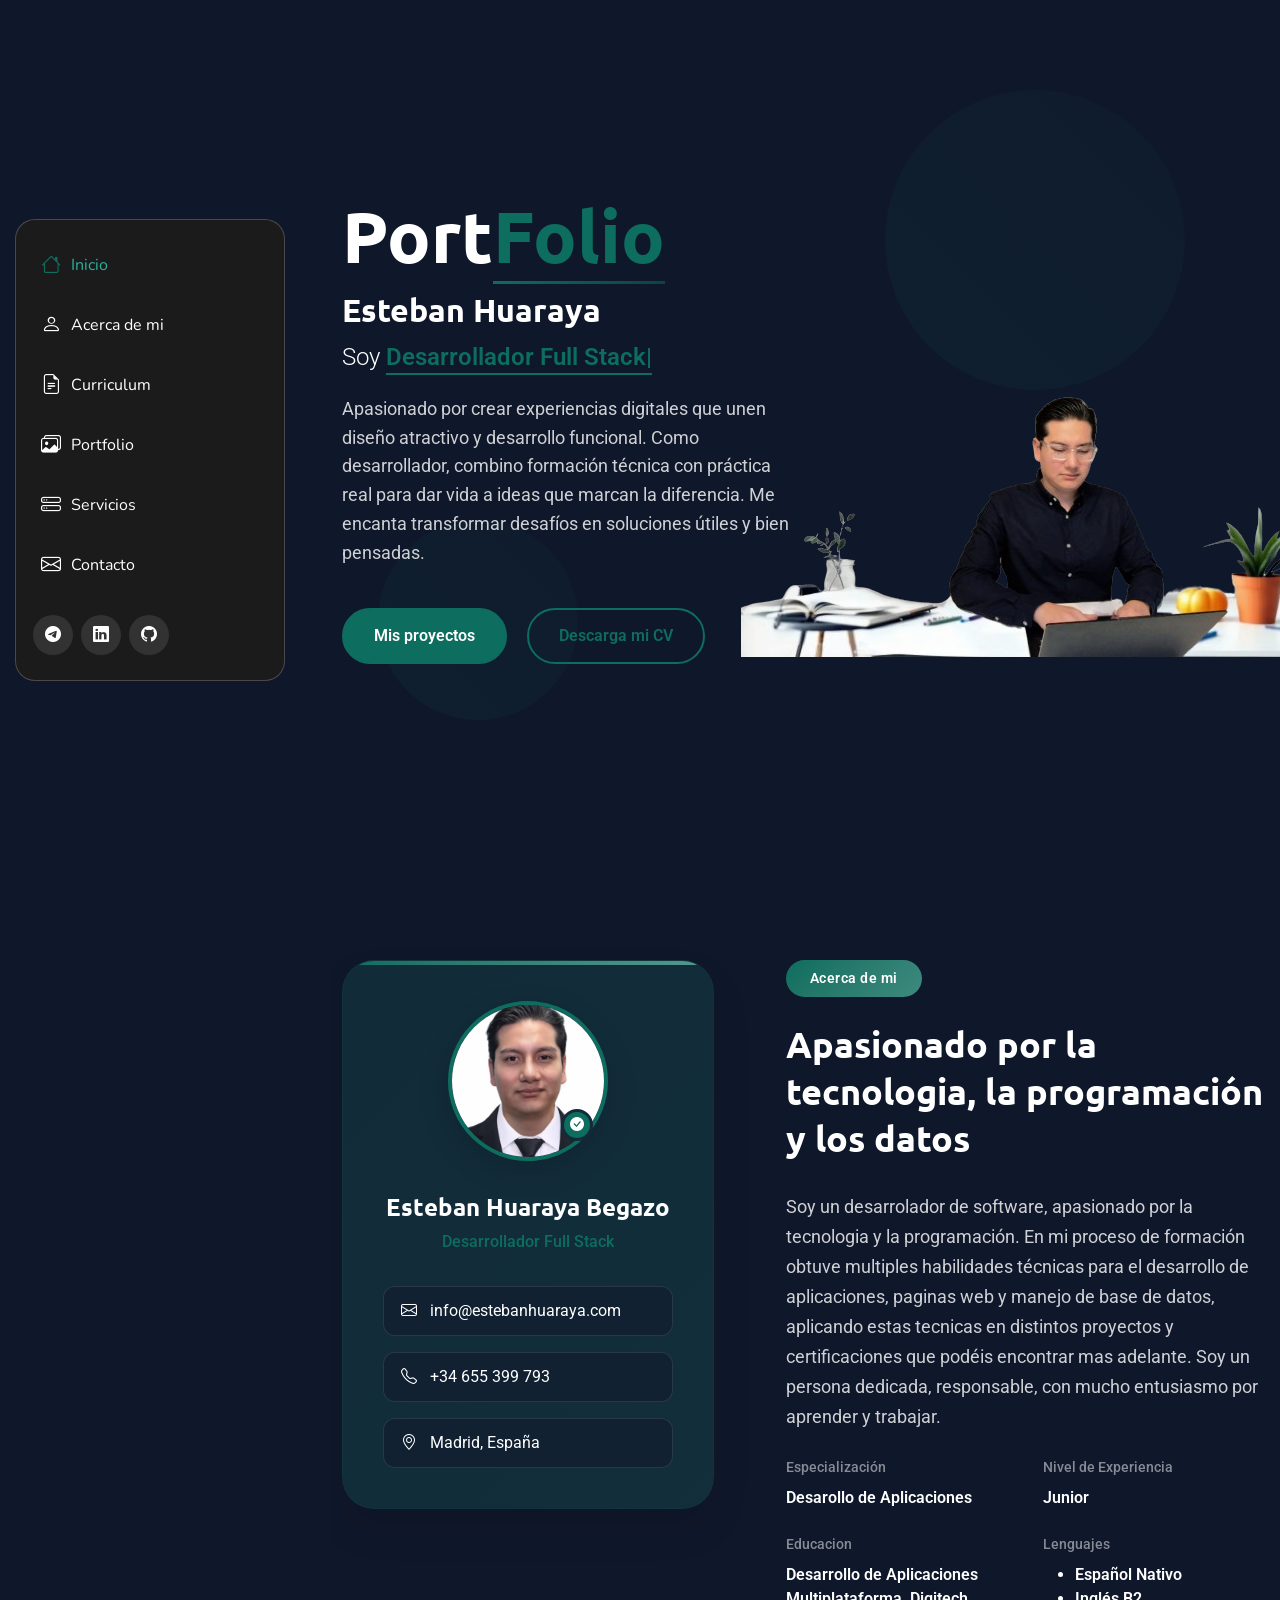
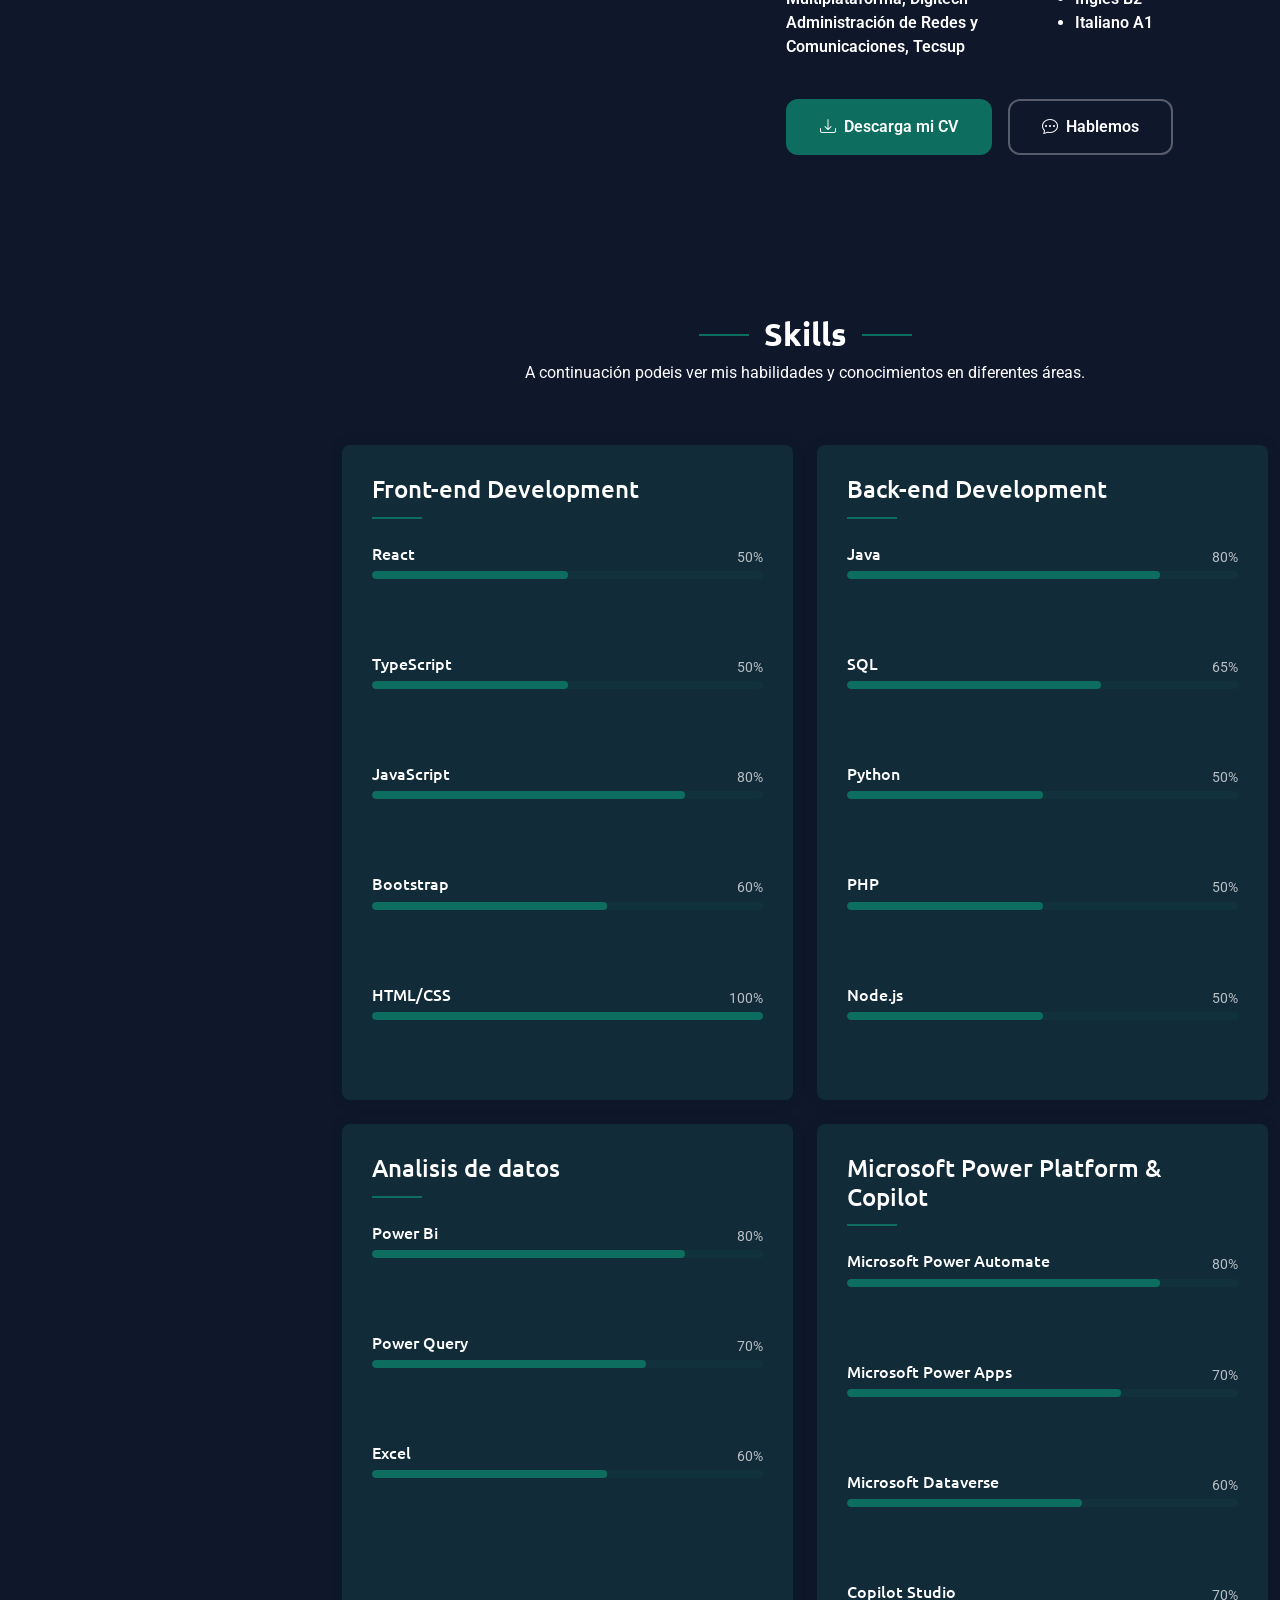
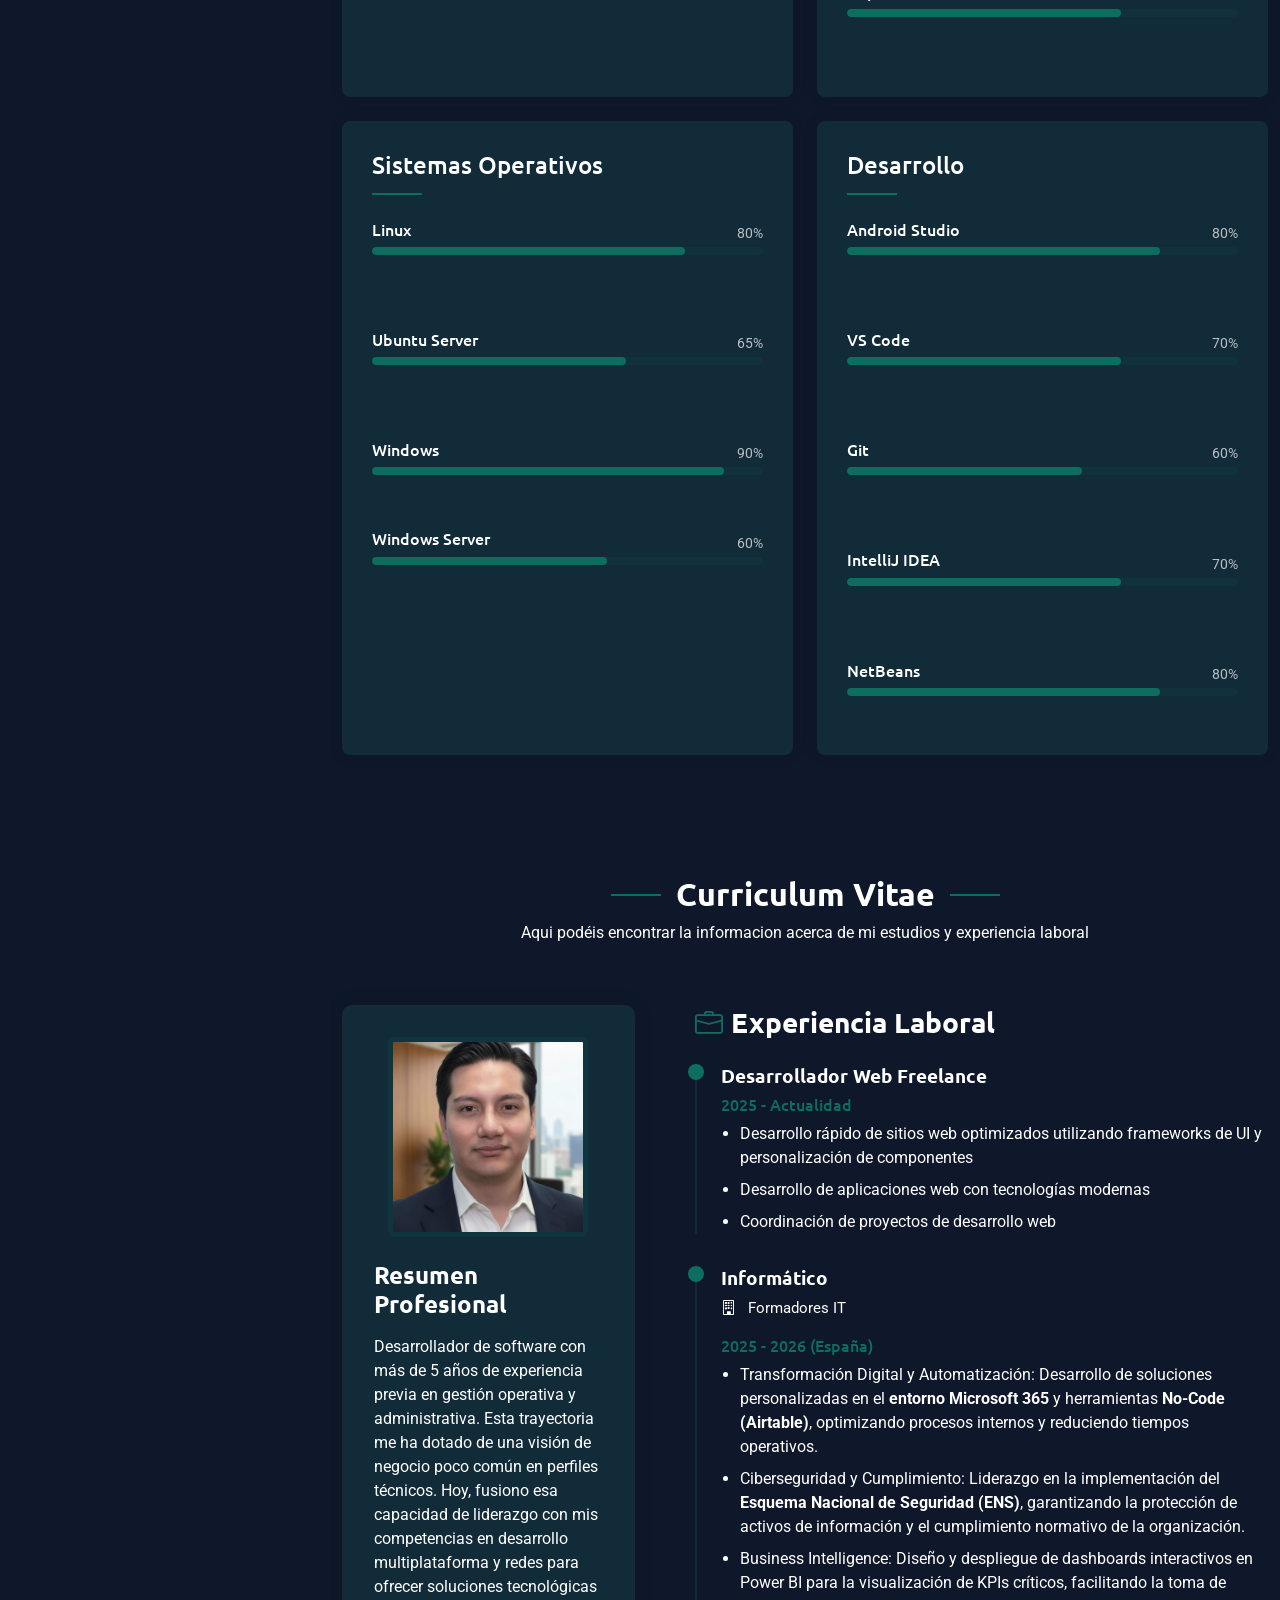
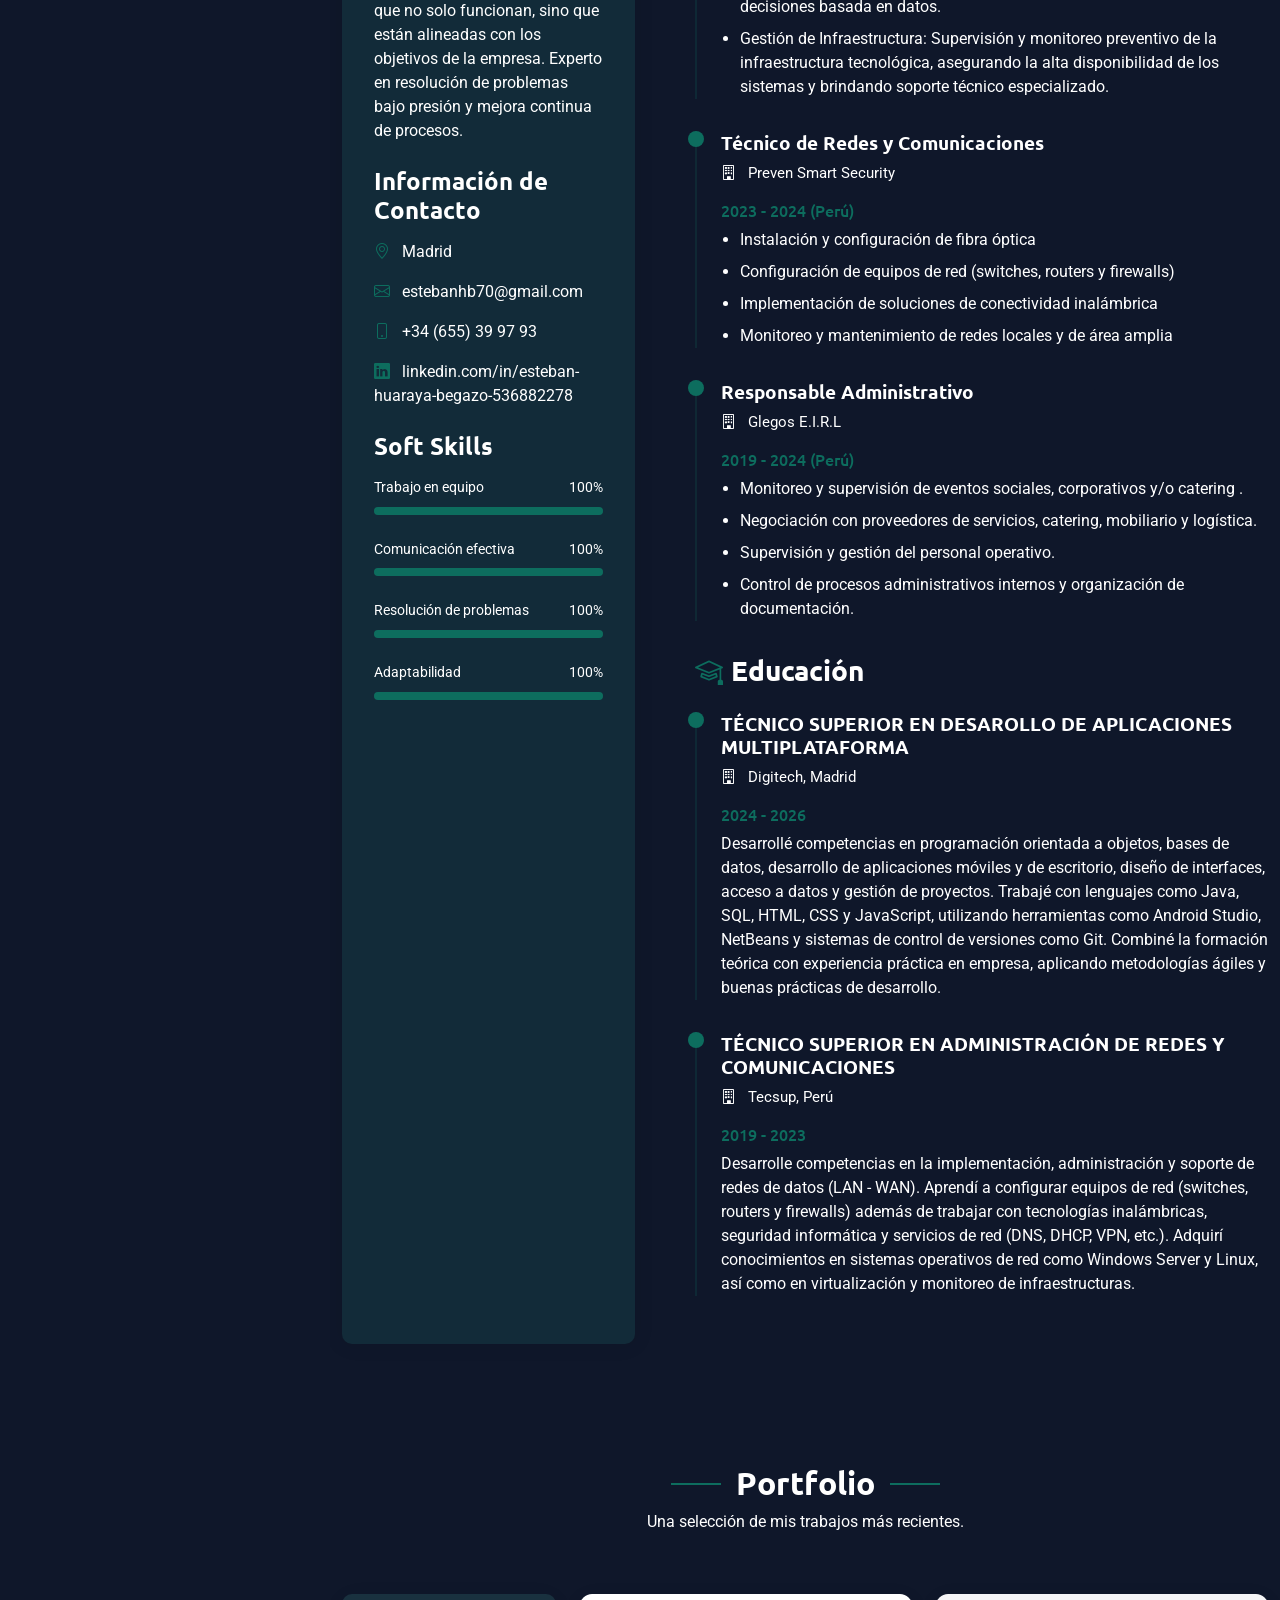
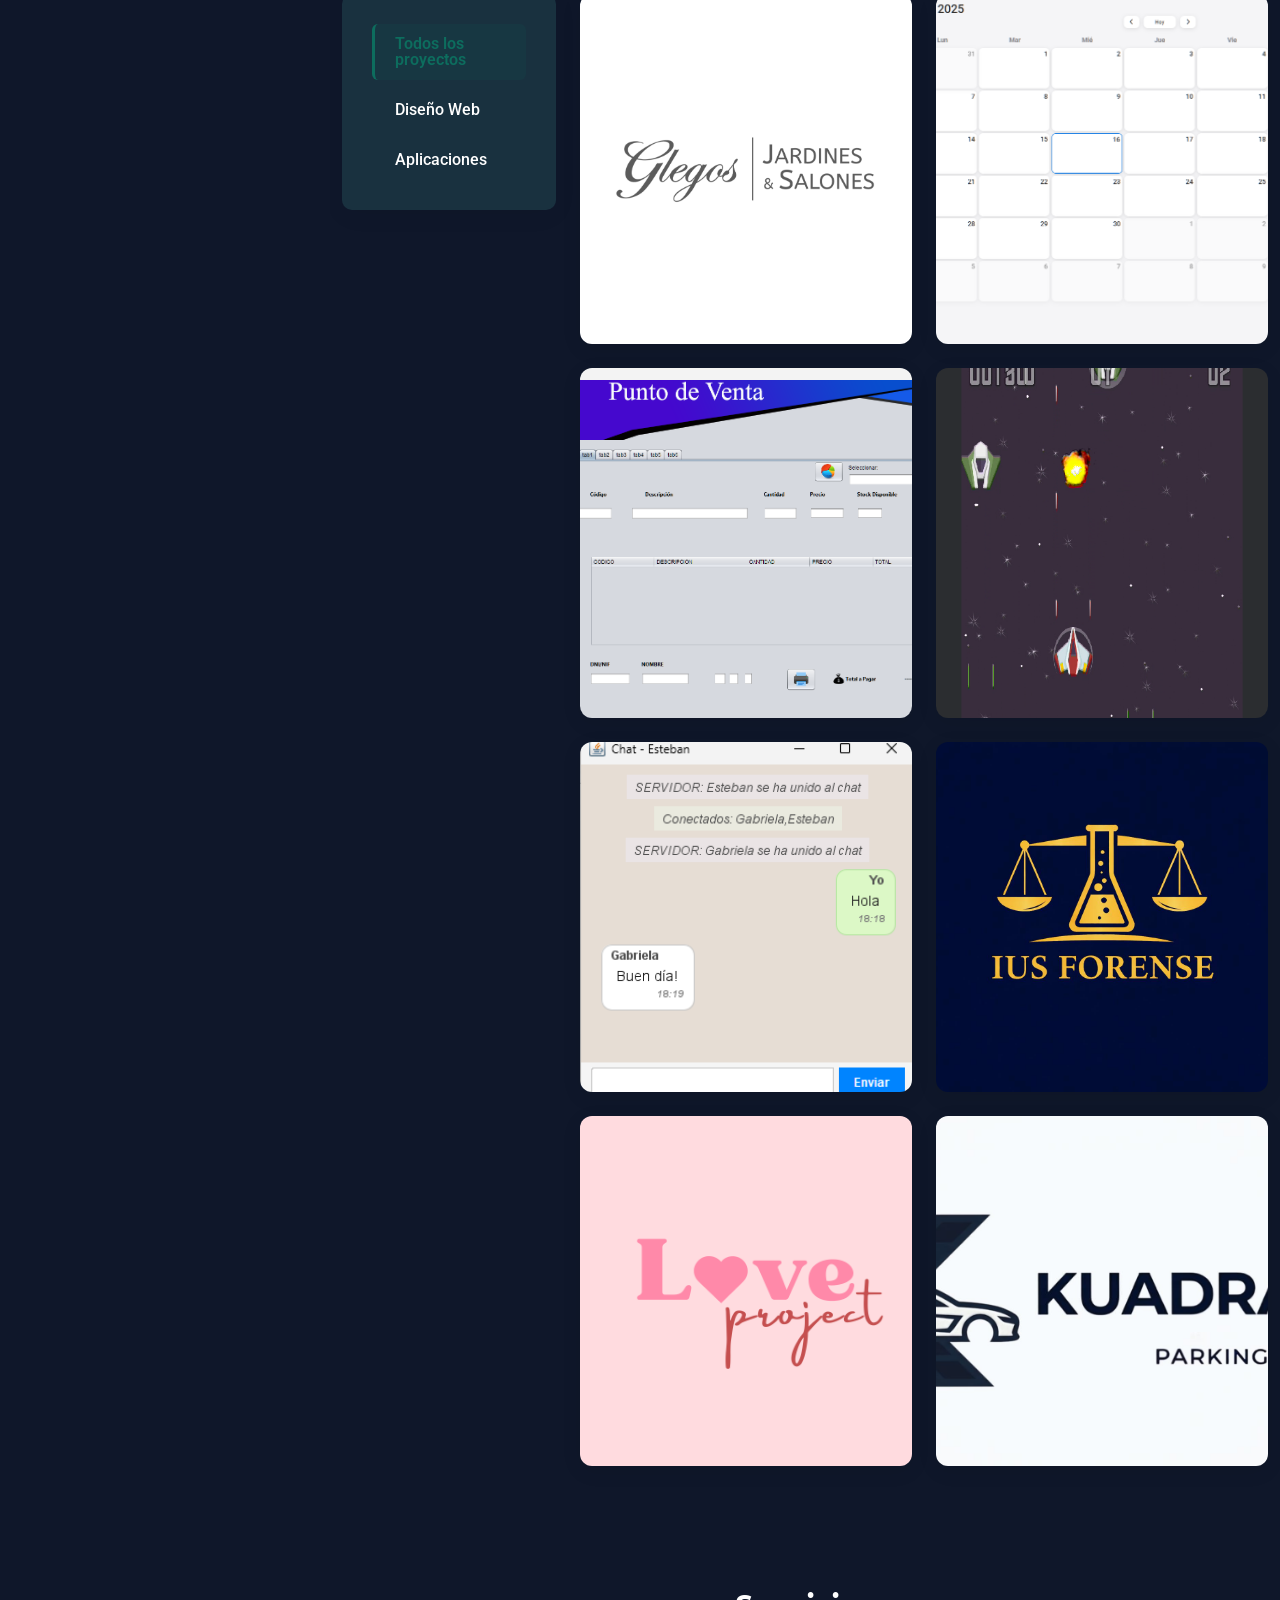
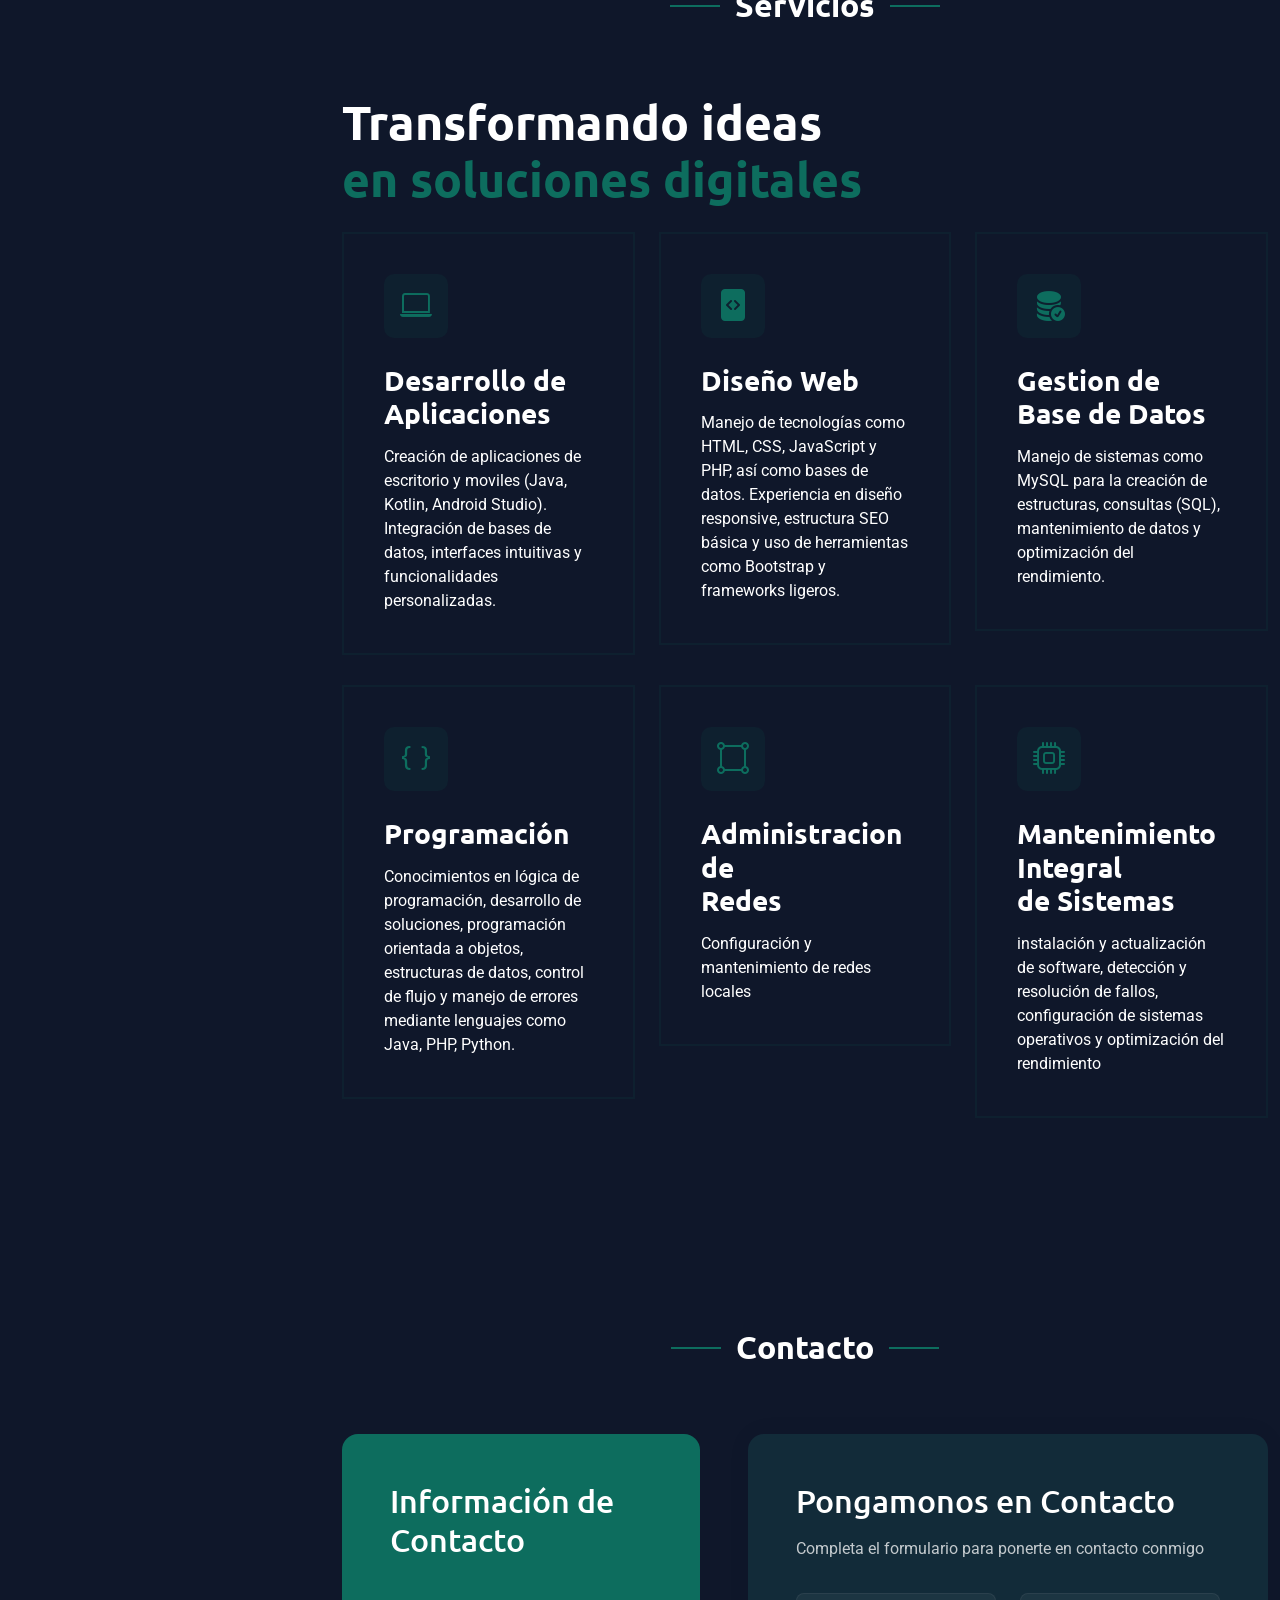
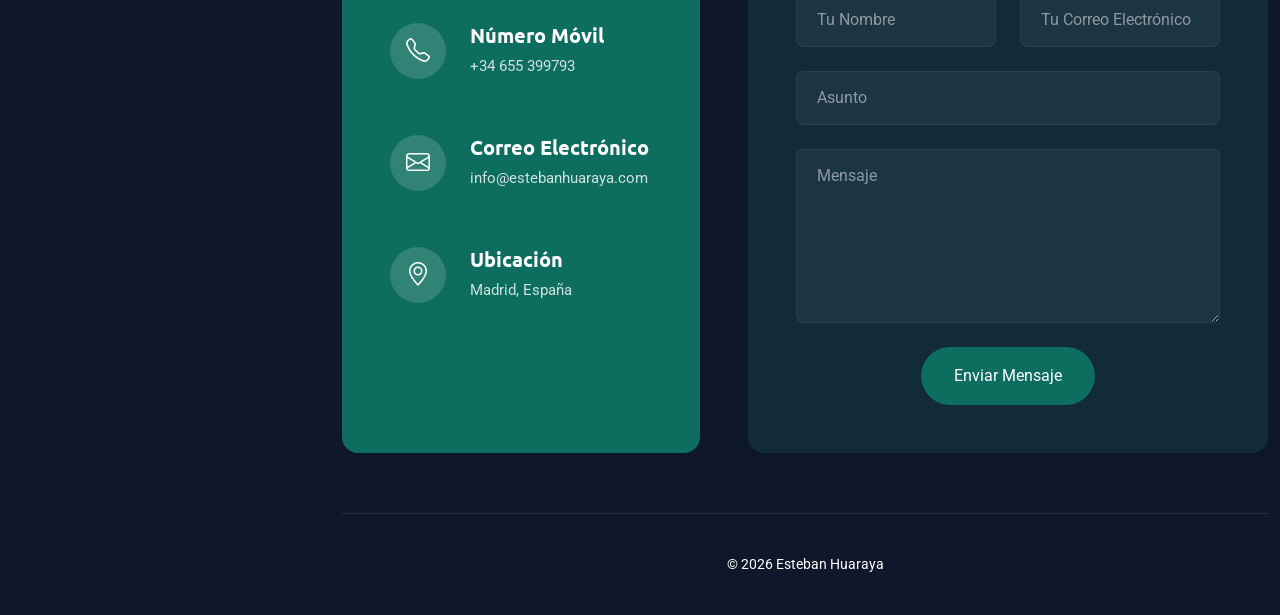
<file: index.html>
<!DOCTYPE html>
<html lang="en">

<head>
  <meta charset="utf-8">
  <meta content="width=device-width, initial-scale=1.0" name="viewport">
  <title>Portfolio Esteban Huaraya </title>
  <meta name="description" content="">
  <meta name="keywords" content="">

  <!-- Favicons -->
  <link href="assets/img/maletin.png" rel="icon">


  <!-- Fonts -->
  <link href="https://fonts.googleapis.com" rel="preconnect">
  <link href="https://fonts.gstatic.com" rel="preconnect" crossorigin>
  <link href="https://fonts.googleapis.com/css2?family=Roboto:ital,wght@0,100;0,300;0,400;0,500;0,700;0,900;1,100;1,300;1,400;1,500;1,700;1,900&family=Ubuntu:ital,wght@0,300;0,400;0,500;0,700;1,300;1,400;1,500;1,700&family=Nunito:ital,wght@0,200;0,300;0,400;0,500;0,600;0,700;0,800;0,900;1,200;1,300;1,400;1,500;1,600;1,700;1,800;1,900&display=swap" rel="stylesheet">

  <!-- Vendor CSS Files -->
  <link href="assets/vendor/bootstrap/css/bootstrap.min.css" rel="stylesheet">
  <link href="assets/vendor/bootstrap-icons/bootstrap-icons.css" rel="stylesheet">
  <link href="assets/vendor/aos/aos.css" rel="stylesheet">
  <link href="assets/vendor/glightbox/css/glightbox.min.css" rel="stylesheet">
  <link href="assets/vendor/swiper/swiper-bundle.min.css" rel="stylesheet">

  <!-- Main CSS File -->
  <link href="assets/css/main.css" rel="stylesheet">


</head>

<body class="index-page">

  <header id="header" class="header dark-background d-flex flex-column justify-content-center">
    <i class="header-toggle d-xl-none bi bi-list"></i>

    <div class="header-container d-flex flex-column align-items-start">
      <nav id="navmenu" class="navmenu">
        <ul>
          <li><a href="#hero" class="active"><i class="bi bi-house navicon"></i>Inicio</a></li>
          <li><a href="#about"><i class="bi bi-person navicon"></i> Acerca de mi</a></li>
          <li><a href="#resume"><i class="bi bi-file-earmark-text navicon"></i> Curriculum</a></li>
          <li><a href="#portfolio"><i class="bi bi-images navicon"></i> Portfolio</a></li>
          <li><a href="#services"><i class="bi bi-hdd-stack navicon"></i> Servicios</a></li>
          <li><a href="#contact"><i class="bi bi-envelope navicon"></i> Contacto</a></li>
        </ul>
      </nav>

      <div class="social-links text-center">
        <a href="#" class="google-plus"><i class="bi bi-telegram"></i></a>
        <a href="https://www.linkedin.com/in/esteban-huaraya-begazo-536882278" target="_blank" class="linkedin"><i class="bi bi-linkedin"></i></a>
        <a href="https://github.com/EstebanHB98" target="_blank" class="github"><i class="bi bi-github"></i></a>
      </div>

    </div>

  </header>

  <main class="main">

    <!-- Hero Section -->
    <section id="hero" class="hero section">

      <div class="background-elements">
        <div class="bg-circle circle-1"></div>
        <div class="bg-circle circle-2"></div>
      </div>

      <div class="hero-content">

        <div class="container">
          <div class="row align-items-center">

            <div class="col-lg-6" data-aos="fade-right" data-aos-delay="100">
              <div class="hero-text">
                <h1>Port<span class="accent-text">Folio</span></h1>
                <h2>Esteban Huaraya</h2>
                <p class="lead">Soy <span class="typed" data-typed-items="Desarrollador Full Stack, Técnico Informático, Administrador"></span></p>
                <p class="description">Apasionado por crear experiencias digitales que unen diseño atractivo y desarrollo funcional. Como desarrollador, combino formación técnica con práctica real para dar vida a ideas que marcan la diferencia. Me encanta transformar desafíos en soluciones útiles y bien pensadas.</p>

                <div class="hero-actions">
                  <a href="#portfolio" class="btn btn-primary">Mis proyectos</a>
                  <a href="assets/cv/CV Esteban 2026.pdf" class="btn btn-outline" download>Descarga mi CV</a>
                </div>
              </div>
            </div>

            <div class="col-lg-6" data-aos="fade-left" data-aos-delay="200">
              <div class="hero-visual">
                <!-- <div class="profile-container"> -->
                  <!-- <div class="profile-background"></div> -->
                  <img src="assets/img/profile/Esteban-escritorio.png" alt="Esteban Huaraya" class="profile-image">
                  
                </div>
              </div>
            </div>

          </div>
        </div>
      </div>

    </section><!-- /Hero Section -->

    <!-- About Section -->
    <section id="about" class="about section">

      <div class="container" data-aos="fade-up" data-aos-delay="100">

        <div class="row">
          <div class="col-lg-5" data-aos="zoom-in" data-aos-delay="200">
            <div class="profile-card">
              <div class="profile-header">
                <div class="profile-image">
                  <img src="assets/img/profile/perfil_Esteban.jpeg" alt="Profile Image" class="img-fluid">
                </div>
                <div class="profile-badge">
                  <i class="bi bi-check-circle-fill"></i>
                </div>
              </div>

              <div class="profile-content">
                <h3>Esteban Huaraya Begazo</h3>
                <p class="profession">Desarrollador Full Stack</p>

                <div class="contact-links">
                  <a href="mailto:info@estebanhuaraya.com" class="contact-item">
                    <i class="bi bi-envelope"></i>
                    info@estebanhuaraya.com
                  </a>
                  <a href="tel:+655399793" class="contact-item">
                    <i class="bi bi-telephone"></i>
                    +34 655 399 793
                  </a>
                  <a href="#" class="contact-item">
                    <i class="bi bi-geo-alt"></i>
                    Madrid, España
                  </a>
                </div>
              </div>
            </div>
          </div>

          <div class="col-lg-7" data-aos="fade-left" data-aos-delay="300">
            <div class="about-content">
              <div class="section-header">
                <span class="badge-text">Acerca de mi</span>
                <h2>Apasionado por la tecnologia, la programación y los datos</h2>
              </div>

              <div class="description">
                <p>Soy un desarrolador de software, apasionado por la tecnologia y la programación. En mi proceso de formación obtuve multiples habilidades técnicas para el desarrollo de aplicaciones, paginas web y manejo de base de datos, aplicando estas tecnicas en distintos proyectos y certificaciones que podéis encontrar mas adelante. Soy un persona dedicada, responsable, con mucho entusiasmo por aprender y trabajar.</p>

             

              <div class="details-grid">
                <div class="detail-row">
                  <div class="detail-item">
                    <span class="detail-label">Especialización</span>
                    <span class="detail-value">Desarollo de Aplicaciones</span>
                  </div>
                  <div class="detail-item">
                    <span class="detail-label">Nivel de Experiencia</span>
                    <span class="detail-value">Junior</span>
                  </div>
                </div>
                <div class="detail-row">
                  <div class="detail-item">
                    <span class="detail-label">Educacion</span>
                    <span class="detail-value">Desarrollo de Aplicaciones Multiplataforma, Digitech</span>
                    <span class="detail-value">Administración de Redes y Comunicaciones, Tecsup</span>
                  </div>
                  <div class="detail-item">
                    <span class="detail-label">Lenguajes</span>
                    <span class="detail-value">
                      <ul>
                        <li>Español Nativo</li>
                        <li>Inglés B2</li>
                        <li>Italiano A1</li>
                      </ul>
                    </span>
                  </div>
                </div>
              </div>

              <div class="cta-section">
                <a href="assets/cv/CV Esteban 2026.pdf" class="btn btn-primary" download>
                  <i class="bi bi-download"></i>
                  Descarga mi CV
                </a>
                <a href="#contact" class="btn btn-outline">
                  <i class="bi bi-chat-dots"></i>
                  Hablemos
                </a>
              </div>
            </div>
          </div>
        </div>

      </div>

    </section><!-- /About Section -->

   

    <!-- Skills Section -->
    <section id="skills" class="skills section">

      <!-- Section Title -->
      <div class="container section-title" data-aos="fade-up">
        <h2>Skills</h2>
        <p>A continuación podeis ver mis habilidades y conocimientos en diferentes áreas.</p>
      </div><!-- End Section Title -->

      <div class="container" data-aos="fade-up" data-aos-delay="100">

        <div class="row">

          <div class="col-lg-6">
            <div class="skills-category" data-aos="fade-up" data-aos-delay="200">
              <h3>Front-end Development</h3>
              <div class="skills-animation">

                <div class="skill-item">
                  <div class="d-flex justify-content-between align-items-center">
                    <h4>React</h4>
                    <span class="skill-percentage">50%</span>
                  </div>
                  <div class="progress">
                    <div class="progress-bar" role="progressbar" aria-valuenow="50" aria-valuemin="0" aria-valuemax="100"></div>
                  </div>
                  <div class="skill-tooltip">Familiarizado con componentes, props y estados en proyectos académicos</div>
                </div>

                <div class="skill-item">
                  <div class="d-flex justify-content-between align-items-center">
                    <h4>TypeScript</h4>
                    <span class="skill-percentage">50%</span>
                  </div>
                  <div class="progress">
                    <div class="progress-bar" role="progressbar" aria-valuenow="50" aria-valuemin="0" aria-valuemax="100"></div>
                  </div>
                  <div class="skill-tooltip">Experiencia con tipado estático y características avanzadas de TypeScript</div>
                </div>

                <div class="skill-item">
                  <div class="d-flex justify-content-between align-items-center">
                    <h4>JavaScript</h4>
                    <span class="skill-percentage">80%</span>
                  </div>
                  <div class="progress">
                    <div class="progress-bar" role="progressbar" aria-valuenow="80" aria-valuemin="0" aria-valuemax="100"></div>
                  </div>
                  <div class="skill-tooltip">Manejo de lógica en el navegador para crear funcionalidades dinámicas</div>
                </div>

                <div class="skill-item">
                  <div class="d-flex justify-content-between align-items-center">
                    <h4>Bootstrap</h4>
                    <span class="skill-percentage">60%</span>
                  </div>
                  <div class="progress">
                    <div class="progress-bar" role="progressbar" aria-valuenow="60" aria-valuemin="0" aria-valuemax="100"></div>
                  </div>
                  <div class="skill-tooltip">Experiencia con componentes de Bootstrap, sistema de cuadrícula y diseño responsivo.</div>
                </div>

                <div class="skill-item">
                  <div class="d-flex justify-content-between align-items-center">
                    <h4>HTML/CSS</h4>
                    <span class="skill-percentage">100%</span>
                  </div>
                  <div class="progress">
                    <div class="progress-bar" role="progressbar" aria-valuenow="100" aria-valuemin="0" aria-valuemax="100"></div>
                  </div>
                  <div class="skill-tooltip">Conocimiento avanzado en HTML5 semántico y técnicas modernas de CSS3</div>
                </div>

              </div>
            </div><!-- End Frontend Skills -->
          </div>

          <div class="col-lg-6">
            <div class="skills-category" data-aos="fade-up" data-aos-delay="300">
              <h3>Back-end Development</h3>
              <div class="skills-animation">

                <div class="skill-item">
                  <div class="d-flex justify-content-between align-items-center">
                    <h4>Java</h4>
                    <span class="skill-percentage">80%</span>
                  </div>
                  <div class="progress">
                    <div class="progress-bar" role="progressbar" aria-valuenow="80" aria-valuemin="0" aria-valuemax="100"></div>
                  </div>
                  <div class="skill-tooltip">Dominio del lenguaje orientado a objetos, utilizado en múltiples proyectos</div>
                </div>        
                
                <div class="skill-item">
                  <div class="d-flex justify-content-between align-items-center">
                    <h4>SQL</h4>
                    <span class="skill-percentage">65%</span>
                  </div>
                  <div class="progress">
                    <div class="progress-bar" role="progressbar" aria-valuenow="65" aria-valuemin="0" aria-valuemax="100"></div>
                  </div>
                  <div class="skill-tooltip">Capacidad para realizar consultas, manejar datos y estructurar bases relacionales</div>
                </div>
                
                <div class="skill-item">
                  <div class="d-flex justify-content-between align-items-center">
                    <h4>Python</h4>
                    <span class="skill-percentage">50%</span>
                  </div>
                  <div class="progress">
                    <div class="progress-bar" role="progressbar" aria-valuenow="50" aria-valuemin="0" aria-valuemax="100"></div>
                  </div>
                  <div class="skill-tooltip">Uso para scripts y automatizaciones básicas en entornos prácticos</div>
                </div>

                <div class="skill-item">
                  <div class="d-flex justify-content-between align-items-center">
                    <h4>PHP</h4>
                    <span class="skill-percentage">50%</span>
                  </div>
                  <div class="progress">
                    <div class="progress-bar" role="progressbar" aria-valuenow="50" aria-valuemin="0" aria-valuemax="100"></div>
                  </div>
                  <div class="skill-tooltip">Conocimientos aplicados en integración con bases de datos y formularios web</div>
                </div>


                <div class="skill-item">
                  <div class="d-flex justify-content-between align-items-center">
                    <h4>Node.js</h4>
                    <span class="skill-percentage">50%</span>
                  </div>
                  <div class="progress">
                    <div class="progress-bar" role="progressbar" aria-valuenow="50" aria-valuemin="0" aria-valuemax="100"></div>
                  </div>
                  <div class="skill-tooltip">Experiencia inicial en desarrollo de APIs con Express y gestión de rutas</div>
                </div>

              </div>
            </div><!-- End Backend Skills -->
          </div>

          <div class="col-lg-6 mt-4">
            <div class="skills-category" data-aos="fade-up" data-aos-delay="300">
              <h3>Analisis de datos</h3>
              <div class="skills-animation">

                <div class="skill-item">
                  <div class="d-flex justify-content-between align-items-center">
                    <h4>Power Bi</h4>
                    <span class="skill-percentage">80%</span>
                  </div>
                  <div class="progress">
                    <div class="progress-bar" role="progressbar" aria-valuenow="80" aria-valuemin="0" aria-valuemax="100"></div>
                  </div>
                  <div class="skill-tooltip">Herramienta de análisis y visualización de datos para la creación de informes y paneles interactivos.</div>
                </div>

                <div class="skill-item">
                  <div class="d-flex justify-content-between align-items-center">
                  <h4>Power Query</h4>
                    <span class="skill-percentage">70%</span>
                  </div>
                  <div class="progress">
                    <div class="progress-bar" role="progressbar" aria-valuenow="70" aria-valuemin="0" aria-valuemax="100"></div>
                  </div>
                  <div class="skill-tooltip">Herramienta para la transformación y limpieza de datos en Power BI.</div>
                </div>
                
                <div class="skill-item">
                  <div class="d-flex justify-content-between align-items-center">
                    <h4>Excel</h4>
                    <span class="skill-percentage">60%</span>
                  </div>
                  <div class="progress">
                    <div class="progress-bar" role="progressbar" aria-valuenow="60" aria-valuemin="0" aria-valuemax="100"></div>
                  </div>
                  <div class="skill-tooltip">Herramienta de análisis y visualización de datos para la creación de informes y paneles interactivos.</div>
                </div>

                

              </div>
            </div>
          </div><!-- End Analisis de datos Skills -->

          <div class="col-lg-6 mt-4">
            <div class="skills-category" data-aos="fade-up" data-aos-delay="300">
              <h3>Microsoft Power Platform & Copilot</h3>
              <div class="skills-animation">

                <div class="skill-item">
                  <div class="d-flex justify-content-between align-items-center">
                    <h4>Microsoft Power Automate</h4>
                    <span class="skill-percentage">80%</span>
                  </div>
                  <div class="progress">
                    <div class="progress-bar" role="progressbar" aria-valuenow="80" aria-valuemin="0" aria-valuemax="100"></div>
                  </div>
                  <div class="skill-tooltip">Automatización de procesos y flujos de trabajo en la plataforma Microsoft Power Platform.</div>
                </div>

                <div class="skill-item">
                  <div class="d-flex justify-content-between align-items-center">
                    <h4>Microsoft Power Apps</h4>
                    <span class="skill-percentage">70%</span>
                  </div>
                  <div class="progress">
                    <div class="progress-bar" role="progressbar" aria-valuenow="70" aria-valuemin="0" aria-valuemax="100"></div>
                  </div>
                  <div class="skill-tooltip">Plataforma para crear aplicaciones personalizadas de bajo código.</div>
                </div>
                
                <div class="skill-item">
                  <div class="d-flex justify-content-between align-items-center">
                    <h4>Microsoft Dataverse</h4>
                    <span class="skill-percentage">60%</span>
                  </div>
                  <div class="progress">
                    <div class="progress-bar" role="progressbar" aria-valuenow="60" aria-valuemin="0" aria-valuemax="100"></div>
                  </div>
                  <div class="skill-tooltip">Plataforma de datos de Microsoft para crear aplicaciones empresariales.</div>
                </div>

                <div class="skill-item">
                  <div class="d-flex justify-content-between align-items-center">
                    <h4>Copilot Studio</h4>
                    <span class="skill-percentage">70%</span>
                  </div>
                  <div class="progress">
                    <div class="progress-bar" role="progressbar" aria-valuenow="70" aria-valuemin="0" aria-valuemax="100"></div>
                  </div>
                  <div class="skill-tooltip">Plataforma de desarrollo de IA de Microsoft para crear aplicaciones inteligentes.</div>
                </div>

                <!-- <div class="skill-item">
                  <div class="d-flex justify-content-between align-items-center">
                    <h4>NetBeans</h4>
                    <span class="skill-percentage">80%</span>
                  </div>
                  <div class="progress">
                    <div class="progress-bar" role="progressbar" aria-valuenow="80" aria-valuemin="0" aria-valuemax="100"></div>
                  </div>
                  <div class="skill-tooltip">IDE utilizado principalmente en prácticas con Java y MySQL.</div>
                </div> -->
              </div>
              </div>
            </div><!-- End Desarrollo Skills -->

          <div class="col-lg-6 mt-4">
            <div class="skills-category" data-aos="fade-up" data-aos-delay="300">
              <h3>Sistemas Operativos</h3>
              <div class="skills-animation">

                <div class="skill-item">
                  <div class="d-flex justify-content-between align-items-center">
                    <h4>Linux</h4>
                    <span class="skill-percentage">80%</span>
                  </div>
                  <div class="progress">
                    <div class="progress-bar" role="progressbar" aria-valuenow="80" aria-valuemin="0" aria-valuemax="100"></div>
                  </div>
                  <div class="skill-tooltip">Uso fluido de terminal, comandos básicos y configuración del entorno.</div>
                </div>        
                
                <div class="skill-item">
                  <div class="d-flex justify-content-between align-items-center">
                    <h4>Ubuntu Server</h4>
                    <span class="skill-percentage">65%</span>
                  </div>
                  <div class="progress">
                    <div class="progress-bar" role="progressbar" aria-valuenow="65" aria-valuemin="0" aria-valuemax="100"></div>
                  </div>
                  <div class="skill-tooltip">Experiencia configurando servicios y gestionando entornos virtualizados.</div>
                </div>
                
                <div class="skill-item">
                  <div class="d-flex justify-content-between align-items-center">
                    <h4>Windows</h4>
                    <span class="skill-percentage">90%</span>
                  </div>
                  <div class="progress">
                    <div class="progress-bar" role="progressbar" aria-valuenow="90" aria-valuemin="0" aria-valuemax="100"></div>
                  </div>
                  <div class="skill-tooltip">Uso avanzado como entorno principal de desarrollo.</div>
                </div>

                <div class="skill-item">
                  <div class="d-flex justify-content-between align-items-center">
                    <h4>Windows Server</h4>
                    <span class="skill-percentage">60%</span>
                  </div>
                  <div class="progress">
                    <div class="progress-bar" role="progressbar" aria-valuenow="60" aria-valuemin="0" aria-valuemax="100"></div>
                  </div>
                  <div class="skill-tooltip">Nociones intermedias sobre control de usuarios y servicios de red en prácticas.</div>
                </div>
              </div>
            </div><!-- End Sistemas operativos Skills -->
          </div>

          <div class="col-lg-6 mt-4">
            <div class="skills-category" data-aos="fade-up" data-aos-delay="300">
              <h3>Desarrollo</h3>
              <div class="skills-animation">

                <div class="skill-item">
                  <div class="d-flex justify-content-between align-items-center">
                    <h4>Android Studio</h4>
                    <span class="skill-percentage">80%</span>
                  </div>
                  <div class="progress">
                    <div class="progress-bar" role="progressbar" aria-valuenow="80" aria-valuemin="0" aria-valuemax="100"></div>
                  </div>
                  <div class="skill-tooltip">Desarrollo de apps móviles en Java con estructuras de interfaz y librerías.</div>
                </div>

                <div class="skill-item">
                  <div class="d-flex justify-content-between align-items-center">
                    <h4>VS Code</h4>
                    <span class="skill-percentage">70%</span>
                  </div>
                  <div class="progress">
                    <div class="progress-bar" role="progressbar" aria-valuenow="70" aria-valuemin="0" aria-valuemax="100"></div>
                  </div>
                  <div class="skill-tooltip">Entorno habitual para trabajar con proyectos web y extensiones útiles.</div>
                </div>
                
                <div class="skill-item">
                  <div class="d-flex justify-content-between align-items-center">
                    <h4>Git</h4>
                    <span class="skill-percentage">60%</span>
                  </div>
                  <div class="progress">
                    <div class="progress-bar" role="progressbar" aria-valuenow="60" aria-valuemin="0" aria-valuemax="100"></div>
                  </div>
                  <div class="skill-tooltip">Uso de control de versiones con Git y GitHub para seguimiento de proyectos.</div>
                </div>

                <div class="skill-item">
                  <div class="d-flex justify-content-between align-items-center">
                    <h4>IntelliJ IDEA</h4>
                    <span class="skill-percentage">70%</span>
                  </div>
                  <div class="progress">
                    <div class="progress-bar" role="progressbar" aria-valuenow="70" aria-valuemin="0" aria-valuemax="100"></div>
                  </div>
                  <div class="skill-tooltip">Herramienta de desarrollo para Java con enfoque en productividad.</div>
                </div>

                <div class="skill-item">
                  <div class="d-flex justify-content-between align-items-center">
                    <h4>NetBeans</h4>
                    <span class="skill-percentage">80%</span>
                  </div>
                  <div class="progress">
                    <div class="progress-bar" role="progressbar" aria-valuenow="80" aria-valuemin="0" aria-valuemax="100"></div>
                  </div>
                  <div class="skill-tooltip">IDE utilizado principalmente en prácticas con Java y MySQL.</div>
                </div>

              </div>
            </div><!-- End Desarrollo Skills -->
          </div>

          

        </div>

      </div>

    </section><!-- /Skills Section -->

    <!-- Resume Section -->
    <section id="resume" class="resume section">

      <!-- Section Title -->
      <div class="container section-title" data-aos="fade-up">
        <h2>Curriculum Vitae</h2>
        <p>Aqui podéis encontrar la informacion acerca de mi estudios y experiencia laboral</p>
      </div><!-- End Section Title -->

      <div class="container" data-aos="fade-up" data-aos-delay="100">

        <div class="row gy-4">
          <!-- Left column with summary and contact -->
          <div class="col-lg-4">
            <div class="resume-side" data-aos="fade-right" data-aos-delay="100">
              <div class="profile-img mb-4">
                <img src="assets/img/profile/Foto linkdin Esteban.jpeg" alt="Profile" class="img-fluid rounded">
              </div>

              <h3>Resumen Profesional</h3>
              <p> Desarrollador de software con más de 5 años de experiencia previa en gestión operativa y administrativa. Esta trayectoria me ha dotado de una visión de negocio poco común en perfiles técnicos. Hoy, fusiono esa capacidad de liderazgo con mis competencias en desarrollo multiplataforma y redes para ofrecer soluciones tecnológicas que no solo funcionan, sino que están alineadas con los objetivos de la empresa. Experto en resolución de problemas bajo presión y mejora continua de procesos.</p>

              <h3 class="mt-4">Información de Contacto</h3>
              <ul class="contact-info list-unstyled">
                <li><i class="bi bi-geo-alt"></i> Madrid</li>
                <li><i class="bi bi-envelope"></i> estebanhb70@gmail.com</li>
                <li><i class="bi bi-phone"></i> +34 (655) 39 97 93</li>
                <li><i class="bi bi-linkedin"></i> linkedin.com/in/esteban-huaraya-begazo-536882278</li>
              </ul>

              <div class="skills-animation mt-4">
                <h3>Soft Skills</h3>
                <div class="skill-item">
                  <div class="d-flex justify-content-between">
                    <span>Trabajo en equipo</span>
                    <span>100%</span>
                  </div>
                  <div class="progress">
                    <div class="progress-bar" role="progressbar" aria-valuenow="100" aria-valuemin="0" aria-valuemax="100"></div>
                  </div>
                </div>

                <div class="skill-item">
                  <div class="d-flex justify-content-between">
                    <span>Comunicación efectiva</span>
                    <span>100%</span>
                  </div>
                  <div class="progress">
                    <div class="progress-bar" role="progressbar" aria-valuenow="100" aria-valuemin="0" aria-valuemax="100"></div>
                  </div>
                </div>

                <div class="skill-item">
                  <div class="d-flex justify-content-between">
                    <span>Resolución de problemas</span>
                    <span>100%</span>
                  </div>
                  <div class="progress">
                    <div class="progress-bar" role="progressbar" aria-valuenow="100" aria-valuemin="0" aria-valuemax="100"></div>
                  </div>
                </div>

                <div class="skill-item">
                  <div class="d-flex justify-content-between">
                    <span>Adaptabilidad</span>
                    <span>100%</span>
                  </div>
                  <div class="progress">
                    <div class="progress-bar" role="progressbar" aria-valuenow="100" aria-valuemin="0" aria-valuemax="100"></div>
                  </div>
                </div>
              </div>
            </div>
          </div>

          <!-- Right column with experience and education -->
          <div class="col-lg-8 ps-4 ps-lg-5">
            <!-- Experience Section -->
            <div class="resume-section" data-aos="fade-up">
              <h3><i class="bi bi-briefcase me-2"></i>Experiencia Laboral</h3>

              <div class="resume-item">
                <h4>Desarrollador Web Freelance</h4>
                <h5>2025 - Actualidad</h5>
                <ul>
                  <li>Desarrollo rápido de sitios web optimizados utilizando frameworks de UI y personalización de componentes</li>
                  <li>Desarrollo de aplicaciones web con tecnologías modernas</li>
                  <li>Coordinación de proyectos de desarrollo web</li>        
                </ul>
              </div>

              <div class="resume-item">
                <h4>Informático</h4>
                <p class="company"><i class="bi bi-building"></i> Formadores IT</p>
                <h5>2025 - 2026 (España)</h5>                
                <ul>
                  <li>Transformación Digital y Automatización: Desarrollo de soluciones personalizadas en el <strong>entorno Microsoft 365</strong> y herramientas <strong>No-Code (Airtable)</strong>, optimizando procesos internos y reduciendo tiempos operativos. </li>
                  <li>Ciberseguridad y Cumplimiento: Liderazgo en la implementación del<strong> Esquema Nacional de Seguridad (ENS)</strong>, garantizando la protección de activos de información y el cumplimiento normativo de la organización.</li>
                  <li>Business Intelligence: Diseño y despliegue de dashboards interactivos en Power BI para la visualización de KPIs críticos, facilitando la toma de decisiones basada en datos.</li>
                  <li>Gestión de Infraestructura: Supervisión y monitoreo preventivo de la infraestructura tecnológica, asegurando la alta disponibilidad de los sistemas y brindando soporte técnico especializado.</li>             
                </ul>
              </div>

              <div class="resume-item">
                <h4>Técnico de Redes y Comunicaciones</h4>
                <p class="company"><i class="bi bi-building"></i> Preven Smart Security</p>
                <h5>2023 - 2024 (Perú)</h5>                
                <ul>
                  <li>Instalación y configuración de fibra óptica</li>
                  <li>Configuración de equipos de red (switches, routers y firewalls)</li>
                  <li>Implementación de soluciones de conectividad inalámbrica</li>
                  <li>Monitoreo y mantenimiento de redes locales y de área amplia</li>             
                </ul>
              </div>

              <div class="resume-item">
                <h4>Responsable Administrativo</h4>
                <p class="company"><i class="bi bi-building"></i> Glegos E.I.R.L</p>
                <h5>2019 - 2024 (Perú)</h5>                
                <ul>
                  <li>Monitoreo y supervisión de eventos sociales, corporativos y/o catering .</li>
                  <li>Negociación con proveedores de servicios, catering, mobiliario y logística.</li>
                  <li>Supervisión y gestión del personal operativo.</li>
                  <li>Control de procesos administrativos internos y organización de documentación.</li>
                </ul>
              </div>


            <!-- Education Section -->
            <div class="resume-section" data-aos="fade-up" data-aos-delay="100">
              <h3><i class="bi bi-mortarboard me-2"></i>Educación</h3>

              <div class="resume-item">
                <h4>TÉCNICO SUPERIOR EN DESAROLLO DE APLICACIONES MULTIPLATAFORMA</h4>                
                <p class="company"><i class="bi bi-building"></i> Digitech, Madrid</p><h5>2024 - 2026</h5>
                <p> Desarrollé competencias en programación orientada a objetos, bases de datos, desarrollo de aplicaciones móviles y de escritorio, diseño de interfaces, acceso a datos y gestión de proyectos. Trabajé con lenguajes como Java, SQL, HTML, CSS y JavaScript, utilizando herramientas como Android Studio, NetBeans y sistemas de control de versiones como Git. Combiné la formación teórica con experiencia práctica en empresa, aplicando metodologías ágiles y buenas prácticas de desarrollo.</p>
              </div>

              <div class="resume-item">
                <h4>TÉCNICO SUPERIOR EN ADMINISTRACIÓN DE REDES Y COMUNICACIONES</h4>
                <p class="company"><i class="bi bi-building"></i> Tecsup, Perú</p>
                <h5>2019 - 2023</h5>                
                <p>Desarrolle competencias en la implementación, administración y soporte de redes de datos (LAN - WAN). Aprendí a configurar equipos de red (switches, routers y firewalls) además de trabajar con tecnologías inalámbricas, seguridad informática y servicios de red (DNS, DHCP, VPN, etc.). Adquirí conocimientos en sistemas operativos de red como Windows Server y Linux, así como en virtualización y monitoreo de infraestructuras.</p>
              </div>
            </div>

            <!-- Certifications Section --
            <div class="resume-section" data-aos="fade-up" data-aos-delay="200">
              <h3><i class="bi bi-award me-2"></i>Certifications</h3>

              <div class="resume-item">
                <h4>AWS Certified Solutions Architect - Professional</h4>
                <h5>2023</h5>
              </div>

              <div class="resume-item">
                <h4>Google Cloud Professional Architect</h4>
                <h5>2022</h5>
              </div>
            </div>-->
          </div>
        </div>

      </div>

    </section><!-- /Resume Section -->

    <!-- Portfolio Section -->
    <section id="portfolio" class="portfolio section">

      <!-- Section Title -->
      <div class="container section-title" data-aos="fade-up">
        <h2>Portfolio</h2>
        <p>Una selección de mis trabajos más recientes.</p>
      </div><!-- End Section Title -->

      <div class="container" data-aos="fade-up" data-aos-delay="100">

        <div class="isotope-layout" data-default-filter="*" data-layout="masonry" data-sort="original-order">

          <div class="row">
            <div class="col-lg-3 filter-sidebar">
              <div class="filters-wrapper" data-aos="fade-right" data-aos-delay="150">
                <ul class="portfolio-filters isotope-filters">
                  <li data-filter="*" class="filter-active">Todos los proyectos</li>
                  <li data-filter=".filter-webdesign">Diseño Web</li>
                  <li data-filter=".filter-app">Aplicaciones</li>
                </ul>
              </div>
            </div>

            <div class="col-lg-9">
              <div class="row gy-4 portfolio-container isotope-container" data-aos="fade-up" data-aos-delay="200">

                <div class="col-lg-6 col-md-6 portfolio-item isotope-item filter-webdesign">
                  <div class="portfolio-wrap">
                    <img src="assets/img/portfolio/Logo Glegos blanco.png" class="img-fluid" alt="Portfolio Image" loading="lazy">
                    <div class="portfolio-info">
                      <div class="content">
                        <span class="category">Diseño Web</span>
                        <h4>Pagina web Glegos</h4>
                        <div class="portfolio-links">
                          <a href="assets/img/portfolio/Logo Glegos blanco.png" class="glightbox" title="Pagina web Glegos"><i class="bi bi-plus-lg"></i></a>
                          <a href="portfolio-details.html" title="More Details"><i class="bi bi-arrow-right"></i></a>
                        </div>
                      </div>
                    </div>
                  </div>
                </div><!-- End Portfolio Item -->

                <div class="col-lg-6 col-md-6 portfolio-item isotope-item filter-webdesign">
                  <div class="portfolio-wrap">
                    <img src="assets/img/portfolio/calendario.png" class="img-fluid" alt="Portfolio Image" loading="lazy">
                    <div class="portfolio-info">
                      <div class="content">
                        <span class="category">Diseño Web</span>
                        <h4>Calendario Interactivo</h4>
                        <div class="portfolio-links">
                          <a href="assets/img/portfolio/calendario.png" class="glightbox" title="Calendario Interactivo"><i class="bi bi-plus-lg"></i></a>
                          <a href="portfolio-details-p2.html" title="More Details"><i class="bi bi-arrow-right"></i></a>
                        </div>
                      </div>
                    </div>
                  </div>
                </div><!-- End Portfolio Item -->

                <div class="col-lg-6 col-md-6 portfolio-item isotope-item filter-app">
                  <div class="portfolio-wrap">
                    <img src="assets/img/portfolio/Puntoventa.png" class="img-fluid" alt="Portfolio Image" loading="lazy">
                    <div class="portfolio-info">
                      <div class="content">
                        <span class="category">Aplicaciones</span>
                        <h4>sistema Punto de Venta</h4>
                        <div class="portfolio-links">
                          <a href="assets/img/portfolio/Puntoventa.png" class="glightbox" title="sistema Punto de Venta"><i class="bi bi-plus-lg"></i></a>
                          <a href="portfolio-details-p3.html" title="More Details"><i class="bi bi-arrow-right"></i></a>
                        </div>
                      </div>
                    </div>
                  </div>
                </div><!-- End Portfolio Item -->

                <div class="col-lg-6 col-md-6 portfolio-item isotope-item filter-app">
                  <div class="portfolio-wrap">
                    <img src="assets/img/portfolio/SpaceShooter2.png" class="img-fluid" alt="Portfolio Image" loading="lazy">
                    <div class="portfolio-info">
                      <div class="content">
                        <span class="category">Aplicaciones</span>
                        <h4>Space Shooter Game</h4>
                        <div class="portfolio-links">
                          <a href="assets/img/portfolio/SpaceShooter2.png" class="glightbox" title="Space Shooter Game"><i class="bi bi-plus-lg"></i></a>
                          <a href="portfolio-details-p4.html" title="More Details"><i class="bi bi-arrow-right"></i></a>
                        </div>
                      </div>
                    </div>
                  </div>
                </div><!-- End Portfolio Item -->

                <div class="col-lg-6 col-md-6 portfolio-item isotope-item filter-app">
                  <div class="portfolio-wrap">
                    <img src="assets/img/portfolio/chat.png" class="img-fluid" alt="Portfolio Image" loading="lazy">
                    <div class="portfolio-info">
                      <div class="content">
                        <span class="category">Aplicaciones</span>
                        <h4>Chat Socket</h4>
                        <div class="portfolio-links">
                          <a href="assets/img/portfolio/chat.png" class="glightbox" title="Chat Socket"><i class="bi bi-plus-lg"></i></a>
                          <a href="portfolio-details-p5.html" title="More Details"><i class="bi bi-arrow-right"></i></a>
                        </div>
                      </div>
                    </div>
                  </div>
                </div><!-- End Portfolio Item -->

                <div class="col-lg-6 col-md-6 portfolio-item isotope-item filter-webdesign">
                  <div class="portfolio-wrap">
                    <img src="assets/img/portfolio/Logo IUS Forense.jpeg" class="img-fluid" alt="Portfolio Image" loading="lazy">
                    <div class="portfolio-info">
                      <div class="content">
                        <span class="category">Diseño Web</span>
                        <h4>Website IUSForene</h4>
                        <div class="portfolio-links">
                          <a href="assets/img/portfolio/Logo IUS Forense.jpeg" class="glightbox" title="Website IUSForene"><i class="bi bi-plus-lg"></i></a>
                          <a href="portfolio-details-p6.html" title="More Details"><i class="bi bi-arrow-right"></i></a>
                        </div>
                      </div>
                    </div>
                  </div>
                </div><!-- End Portfolio Item -->

                <div class="col-lg-6 col-md-6 portfolio-item isotope-item filter-webdesign">
                  <div class="portfolio-wrap">
                    <img src="assets/img/portfolio/Love Project Logo rosa.png" class="img-fluid" alt="Portfolio Image" loading="lazy">
                    <div class="portfolio-info">
                      <div class="content">
                        <span class="category">Diseño Web</span>
                        <h4>Website Love Project</h4>
                        <div class="portfolio-links">
                          <a href="assets/img/portfolio/Love Project Logo rosa.png" class="glightbox" title="Website Love Project"><i class="bi bi-plus-lg"></i></a>
                          <a href="portfolio-details-p7.html" title="More Details"><i class="bi bi-arrow-right"></i></a>
                        </div>
                      </div>
                    </div>
                  </div>
                </div><!-- End Portfolio Item -->

                <div class="col-lg-6 col-md-6 portfolio-item isotope-item filter-webdesign">
                  <div class="portfolio-wrap">
                    <img src="assets/img/portfolio/Logo Kuadrate parking.jpeg" class="img-fluid" alt="Portfolio Image" loading="lazy">
                    <div class="portfolio-info">
                      <div class="content">
                        <span class="category">Diseño Web</span>
                        <h4>App Kuadrate Parking</h4>
                        <div class="portfolio-links">
                          <a href="assets/img/portfolio/Logo Kuadrate parking.jpeg" class="glightbox" title="App Kuadrate Parking"><i class="bi bi-plus-lg"></i></a>
                          <a href="portfolio-details-p8.html" title="More Details"><i class="bi bi-arrow-right"></i></a>
                        </div>
                      </div>
                    </div>
                  </div>
                </div><!-- End Portfolio Item -->

              </div><!-- End Portfolio Container -->
            </div>
          </div>
        </div>
      </div>

    </section><!-- /Portfolio Section -->

    <!-- Services Section -->
    <section id="services" class="services section">

      <!-- Section Title -->
      <div class="container section-title" data-aos="fade-up">
        <h2>Servicios</h2>
      </div><!-- End Section Title -->

      <div class="container" data-aos="fade-up" data-aos-delay="100">

        <div class="service-header">
          <div class="row align-items-center">
            <div class="col-lg-12 col-md-12">
              <div class="service-intro">
                <h2 class="service-heading">
                  <div>Transformando ideas <span class="accent-text">en soluciones digitales</span> </div>
                
                </h2>
              </div>
            </div>
        <!--<div class="col-lg-4 col-md-12">
              <div class="service-summary">
                <p>
                 Combino conocimientos en programación, diseño web y bases de datos para desarrollar soluciones eficaces y funcionales.
                </p>
               
              </div>
            </div> -->
          </div>

        <div class="row justify-content-center mt-4">
          <div class="col-lg-4 col-md-6" data-aos="fade-up" data-aos-delay="100">
            <div class="service-card position-relative z-1">
              <div class="service-icon">
                <i class="bi bi-laptop icon"></i>
              </div>
              <a class="card-action d-flex align-items-center justify-content-center rounded-circle">
                <i class="bi bi-check-circle"></i>
              </a>
              <h3>
                  Desarrollo de <span>Aplicaciones</span>                 
              </h3>
              <p>Creación de aplicaciones de escritorio y moviles (Java, Kotlin, Android Studio). Integración de bases de datos, interfaces intuitivas y funcionalidades personalizadas. </p>

            </div>
          </div>
          <div class="col-lg-4 col-md-6" data-aos="fade-up" data-aos-delay="200">
            <div class="service-card position-relative z-1">
              <div class="service-icon">
                <i class="bi bi-file-code-fill icon" ></i>
              </div>
              <a class="card-action d-flex align-items-center justify-content-center rounded-circle">
                <i class="bi bi-check-circle"></i>
              </a>
              <h3>
               
                  Diseño <span>Web</span>
                
              </h3>
              <p> Manejo de tecnologías como HTML, CSS, JavaScript y PHP, así como bases de datos. Experiencia en diseño responsive, estructura SEO básica y uso de herramientas como Bootstrap y frameworks ligeros.</p>

            </div>
          </div>
          <div class="col-lg-4 col-md-6" data-aos="fade-up" data-aos-delay="300">
            <div class="service-card position-relative z-1">
              <div class="service-icon">
                <i class="bi bi-database-fill-check"></i>
              </div>
              <a class="card-action d-flex align-items-center justify-content-center rounded-circle">
                <i class="bi bi-check-circle"></i>
              </a>
              <h3>
                
                  Gestion de <span>Base de Datos</span>
                
              </h3>
              <p>Manejo de sistemas como MySQL para la creación de estructuras, consultas (SQL), mantenimiento de datos y optimización del rendimiento.</p>

            </div>
          </div>
          <div class="col-lg-4 col-md-6" data-aos="fade-up" data-aos-delay="100">
            <div class="service-card position-relative z-1">
              <div class="service-icon">
                <i class="bi bi-braces icon"></i>
              </div>
              <a  class="card-action d-flex align-items-center justify-content-center rounded-circle">
                <i class="bi bi-check-circle"></i>
              </a>
              <h3>
                  Programación <span></span>
              
              </h3>
              <p>Conocimientos en lógica de programación, desarrollo de soluciones, programación orientada a objetos, estructuras de datos, control de flujo y manejo de errores mediante lenguajes como Java, PHP, Python.  </p>

            </div>
          </div>
          <div class="col-lg-4 col-md-6" data-aos="fade-up" data-aos-delay="200">
            <div class="service-card position-relative z-1">
              <div class="service-icon">
                <i class="bi bi-bounding-box-circles icon"></i>
              </div>
              <a class="card-action d-flex align-items-center justify-content-center rounded-circle">
                <i class="bi bi-check-circle"></i>
              </a>
              <h3>
                <a href="service-details.html">
                  Administracion de <span>Redes</span>
                </a>
              </h3>
              <p>Configuración y mantenimiento de redes locales</p>
            
            </div>
          </div>
          <div class="col-lg-4 col-md-6" data-aos="fade-up" data-aos-delay="300">
            <div class="service-card position-relative z-1">
              <div class="service-icon">
                <i class="bi bi-cpu icon"></i>
              </div>
              <a  class="card-action d-flex align-items-center justify-content-center rounded-circle">
                <i class="bi bi-check-circle"></i>
              </a>
              <h3>
                <a href="service-details.html">
                  Mantenimiento Integral <span>de Sistemas</span>
                </a>
              </h3>
              <p>instalación y actualización de software, detección y resolución de fallos, configuración de sistemas operativos y optimización del rendimiento</p>

            </div>
          </div>
        </div>

      </div>

    </section><!-- /Services Section -->

    <!-- Contact Section -->
    <section id="contact" class="contact section">

      <!-- Section Title -->
      <div class="container section-title" data-aos="fade-up">
        <h2>Contacto</h2>
      </div><!-- End Section Title -->

      <div class="container">

        <div class="row g-4 g-lg-5">
          <div class="col-lg-5">
            <div class="info-box">
              <h3>Información de Contacto</h3>
              <br><br>

              <div class="info-item">
                <div class="icon-box">
                  <i class="bi bi-telephone"></i>
                </div>
                <div class="content">
                  <h4>Número Móvil</h4>
                  <p>+34 655 399793</p>
                </div>
              </div>

              <br>

              <div class="info-item">
                <div class="icon-box">
                  <i class="bi bi-envelope"></i>
                </div>
                <div class="content">
                  <h4>Correo Electrónico</h4>
                  <p>info@estebanhuaraya.com</p>
                </div>
              </div>

              <br>

              <div class="info-item">
                <div class="icon-box">
                  <i class="bi bi-geo-alt"></i>
                </div>
                <div class="content">
                  <h4>Ubicación</h4>
                  <p>Madrid, España</p>
                </div>
              </div>
            </div>
          </div>

          <div class="col-lg-7">
            <div class="contact-form">
              <h3>Pongamonos en Contacto</h3>
              <p>Completa el formulario para ponerte en contacto conmigo</p>

              <form action="forms/contact.php" method="post" class="php-email-form">
                <div class="row gy-4">

                  <div class="col-md-6">
                    <input type="text" name="name" class="form-control" placeholder="Tu Nombre" required="">
                  </div>

                  <div class="col-md-6 ">
                    <input type="email" class="form-control" name="email" placeholder="Tu Correo Electrónico" required="">
                  </div>

                  <div class="col-12">
                    <input type="text" class="form-control" name="subject" placeholder="Asunto" required="">
                  </div>

                  <div class="col-12">
                    <textarea class="form-control" name="message" rows="6" placeholder="Mensaje" required=""></textarea>
                  </div>

                  <div class="col-12 text-center">
                    <div class="loading">Loading</div>
                    <div class="error-message"></div>
                    <div class="sent-message">Tu mensaje ha sido enviado. ¡Gracias!</div>

                    <button type="submit" class="btn">Enviar Mensaje</button>
                  </div>

                </div>
              </form>

            </div>
          </div>

        </div>

      </div>

    </section><!-- /Contact Section -->

  </main>

  <footer id="footer" class="footer position-relative">

    <div class="container">
      <div class="copyright text-center ">
        <p>© <span>2026</span> <span>Esteban Huaraya</span></p>
      </div>
    </div>

  </footer>

  <!-- Scroll Top -->
  <a href="#" id="scroll-top" class="scroll-top d-flex align-items-center justify-content-center"><i class="bi bi-arrow-up-short"></i></a>

  <!-- Preloader -->
  <div id="preloader"></div>

  <!-- Vendor JS Files -->
  <script src="assets/vendor/bootstrap/js/bootstrap.bundle.min.js"></script>
  <script src="assets/vendor/php-email-form/validate.js"></script>
  <script src="assets/vendor/aos/aos.js"></script>
  <script src="assets/vendor/typed.js/typed.umd.js"></script>
  <script src="assets/vendor/purecounter/purecounter_vanilla.js"></script>
  <script src="assets/vendor/waypoints/noframework.waypoints.js"></script>
  <script src="assets/vendor/isotope-layout/isotope.pkgd.min.js"></script>
  <script src="assets/vendor/imagesloaded/imagesloaded.pkgd.min.js"></script>
  <script src="assets/vendor/glightbox/js/glightbox.min.js"></script>
  <script src="assets/vendor/swiper/swiper-bundle.min.js"></script>

  <!-- Main JS File -->
  <script src="assets/js/main.js"></script>

</body>

</html>
</file>
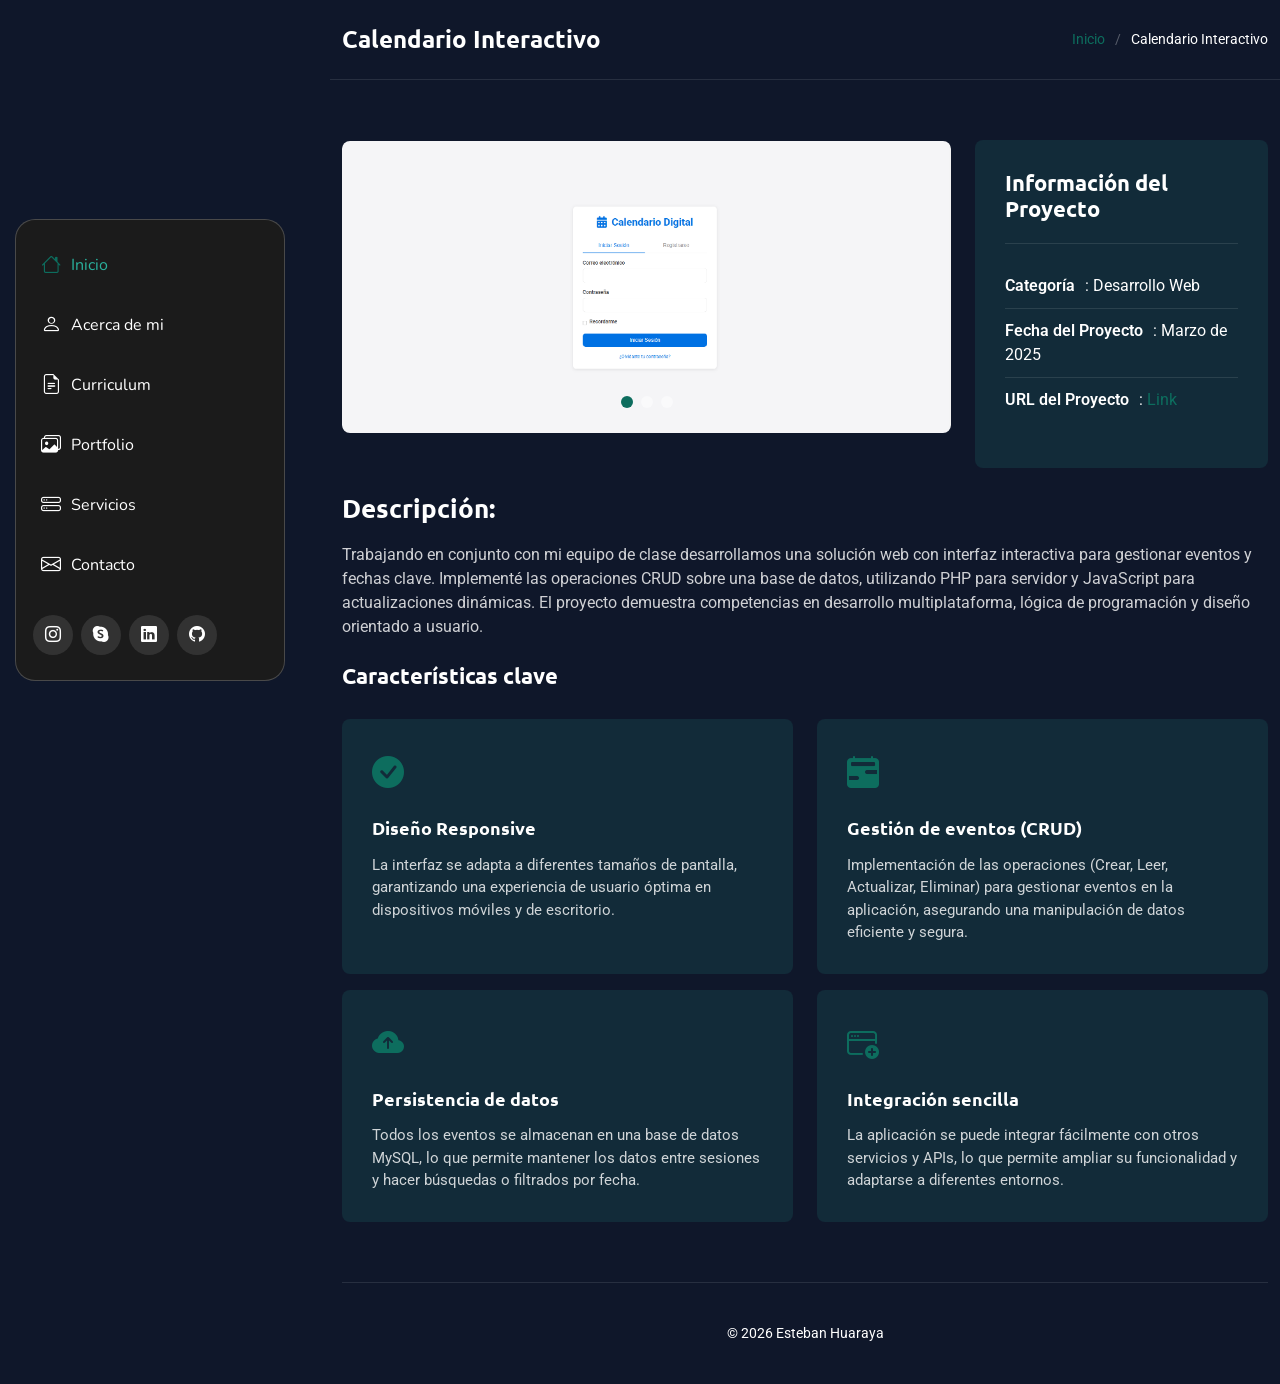
<file: portfolio-details-p2.html>
<!DOCTYPE html>
<html lang="en">

<head>
  <meta charset="utf-8">
  <meta content="width=device-width, initial-scale=1.0" name="viewport">
  <title>Portfolio</title>
  <meta name="description" content="">
  <meta name="keywords" content="">

  <!-- Favicons -->
  <link href="assets/img/maletin.png" rel="icon">

  <!-- Fonts -->
  <link href="https://fonts.googleapis.com" rel="preconnect">
  <link href="https://fonts.gstatic.com" rel="preconnect" crossorigin>
  <link href="https://fonts.googleapis.com/css2?family=Roboto:ital,wght@0,100;0,300;0,400;0,500;0,700;0,900;1,100;1,300;1,400;1,500;1,700;1,900&family=Ubuntu:ital,wght@0,300;0,400;0,500;0,700;1,300;1,400;1,500;1,700&family=Nunito:ital,wght@0,200;0,300;0,400;0,500;0,600;0,700;0,800;0,900;1,200;1,300;1,400;1,500;1,600;1,700;1,800;1,900&display=swap" rel="stylesheet">

  <!-- Vendor CSS Files -->
  <link href="assets/vendor/bootstrap/css/bootstrap.min.css" rel="stylesheet">
  <link href="assets/vendor/bootstrap-icons/bootstrap-icons.css" rel="stylesheet">
  <link href="assets/vendor/aos/aos.css" rel="stylesheet">
  <link href="assets/vendor/glightbox/css/glightbox.min.css" rel="stylesheet">
  <link href="assets/vendor/swiper/swiper-bundle.min.css" rel="stylesheet">

  <!-- Main CSS File -->
  <link href="assets/css/main.css" rel="stylesheet">

</head>

<body class="portfolio-details-page">

<header id="header" class="header dark-background d-flex flex-column justify-content-center">
    <i class="header-toggle d-xl-none bi bi-list"></i>

    <div class="header-container d-flex flex-column align-items-start">
      <nav id="navmenu" class="navmenu">
        <ul>
          <li><a href="index.html" class="active"><i class="bi bi-house navicon"></i>Inicio</a></li>
          <li><a href="index.html#about"><i class="bi bi-person navicon"></i> Acerca de mi</a></li>
          <li><a href="index.html#resume"><i class="bi bi-file-earmark-text navicon"></i> Curriculum</a></li>
          <li><a href="index.html#portfolio"><i class="bi bi-images navicon"></i> Portfolio</a></li>
          <li><a href="index.html#services"><i class="bi bi-hdd-stack navicon"></i> Servicios</a></li>
          <li><a href="index.html#contact"><i class="bi bi-envelope navicon"></i> Contacto</a></li>
        </ul>
      </nav>

      <div class="social-links text-center">
        <a href="#" class="instagram"><i class="bi bi-instagram"></i></a>
        <a href="#" class="google-plus"><i class="bi bi-skype"></i></a>
        <a href="#" class="linkedin"><i class="bi bi-linkedin"></i></a>
        <a href="#" class="github"><i class="bi bi-github"></i></a>
      </div>

    </div>

  </header>

  <main class="main">
      
    <!-- Page Title -->
    <div class="page-title dark-background">
      <div class="container d-lg-flex justify-content-between align-items-center">
        <h1 class="mb-2 mb-lg-0">Calendario Interactivo</h1>
        <nav class="breadcrumbs">
          <ol>
            <li><a href="index.html">Inicio</a></li>
            <li class="current">Calendario Interactivo</li>
          </ol>
        </nav>
      </div>
    </div><!-- End Page Title -->

    <!-- Portfolio Details Section -->
    <section id="portfolio-details" class="portfolio-details section">

      <div class="container" data-aos="fade-up" data-aos-delay="100">

        <div class="row gy-4">

          <div class="col-lg-8">
            <div class="portfolio-details-slider swiper init-swiper">

              <script type="application/json" class="swiper-config">
                {
                  "loop": true,
                  "speed": 600,
                  "autoplay": {
                    "delay": 5000
                  },
                  "slidesPerView": "auto",
                  "pagination": {
                    "el": ".swiper-pagination",
                    "type": "bullets",
                    "clickable": true
                  }
                }
              </script>

              <div class="swiper-wrapper align-items-center">

                <div class="swiper-slide">
                  <img src="assets/img/portfolio/Calendario1.png" alt="Portfolio Image" class="img-fluid" loading="lazy">
                </div>

                <div class="swiper-slide">
                  <img src="assets/img/portfolio/calendario2.png" alt="Portfolio Image" class="img-fluid" loading="lazy">
                </div>

                <div class="swiper-slide">
                  <img src="assets/img/portfolio/Calendario3.png" alt="Portfolio Image" class="img-fluid" loading="lazy">
                </div>

              </div>
              <div class="swiper-pagination"></div>
            </div>
          </div>

          <div class="col-lg-4">
            <div class="portfolio-info" data-aos="fade-left" data-aos-delay="200">
              <h3>Información del Proyecto</h3>
              <ul>
                <li><strong>Categoría</strong>: Desarrollo Web</li>
                <li><strong>Fecha del Proyecto</strong>: Marzo de 2025</li>
                <li><strong>URL del Proyecto</strong>: <a href="https://github.com/Egor1ch/Calendario-Digital" target="_blank">Link</a></li>
              </ul>
            </div>
          </div>

          <div class="col-lg-12">
            <div class="portfolio-description" data-aos="fade-up" data-aos-delay="300">
              <h2>Descripción:</h2>
              <p>
                Trabajando en conjunto con mi equipo de clase desarrollamos una solución web con interfaz interactiva para gestionar eventos y fechas clave. Implementé las operaciones CRUD sobre una base de datos, utilizando PHP para servidor y JavaScript para actualizaciones dinámicas. El proyecto demuestra competencias en desarrollo multiplataforma, lógica de programación y diseño orientado a usuario.
              </p>
              

              <div class="features mt-4">
                <h3>Características clave</h3>
                <div class="row gy-3">
                  <div class="col-md-6">
                    <div class="feature-item" data-aos="fade-up" data-aos-delay="400">
                      <i class="bi bi-check-circle-fill"></i>
                      <h4>Diseño Responsive</h4>
                      <p>La interfaz se adapta a diferentes tamaños de pantalla, garantizando una experiencia de usuario óptima en dispositivos móviles y de escritorio.</p>
                    </div>
                  </div>

                  <div class="col-md-6">
                    <div class="feature-item" data-aos="fade-up" data-aos-delay="500">
                      <i class="bi bi-calendar2-range-fill"></i>
                      <h4>Gestión de eventos (CRUD)</h4>
                      <p>Implementación de las operaciones (Crear, Leer, Actualizar, Eliminar) para gestionar eventos en la aplicación, asegurando una manipulación de datos eficiente y segura.</p>
                    </div>
                  </div>

                  <div class="col-md-6">
                    <div class="feature-item" data-aos="fade-up" data-aos-delay="600">
                      <i class="bi bi-cloud-arrow-up-fill"></i>
                      <h4>Persistencia de datos</h4>
                      <p>Todos los eventos se almacenan en una base de datos MySQL, lo que permite mantener los datos entre sesiones y hacer búsquedas o filtrados por fecha.</p>
                    </div>
                  </div>

                  <div class="col-md-6">
                    <div class="feature-item" data-aos="fade-up" data-aos-delay="700">
                      <i class="bi bi-window-plus"></i>
                      <h4>Integración sencilla</h4>
                      <p>La aplicación se puede integrar fácilmente con otros servicios y APIs, lo que permite ampliar su funcionalidad y adaptarse a diferentes entornos.</p>
                    </div>
                  </div>
                </div>
              </div>
            </div>
          </div>

        </div>

      </div>

    </section><!-- /Portfolio Details Section -->

  </main>

  <footer id="footer" class="footer position-relative">

    <div class="container">
      <div class="copyright text-center ">
        <p>© <span>2026</span> <span>Esteban Huaraya</span></p>
      </div>
    </div>

  </footer>

  <!-- Scroll Top -->
  <a href="#" id="scroll-top" class="scroll-top d-flex align-items-center justify-content-center"><i class="bi bi-arrow-up-short"></i></a>

  <!-- Preloader -->
  <div id="preloader"></div>

  <!-- Vendor JS Files -->
  <script src="assets/vendor/bootstrap/js/bootstrap.bundle.min.js"></script>
  <script src="assets/vendor/php-email-form/validate.js"></script>
  <script src="assets/vendor/aos/aos.js"></script>
  <script src="assets/vendor/typed.js/typed.umd.js"></script>
  <script src="assets/vendor/purecounter/purecounter_vanilla.js"></script>
  <script src="assets/vendor/waypoints/noframework.waypoints.js"></script>
  <script src="assets/vendor/isotope-layout/isotope.pkgd.min.js"></script>
  <script src="assets/vendor/imagesloaded/imagesloaded.pkgd.min.js"></script>
  <script src="assets/vendor/glightbox/js/glightbox.min.js"></script>
  <script src="assets/vendor/swiper/swiper-bundle.min.js"></script>

  <!-- Main JS File -->
  <script src="assets/js/main.js"></script>

</body>

</html>
</file>
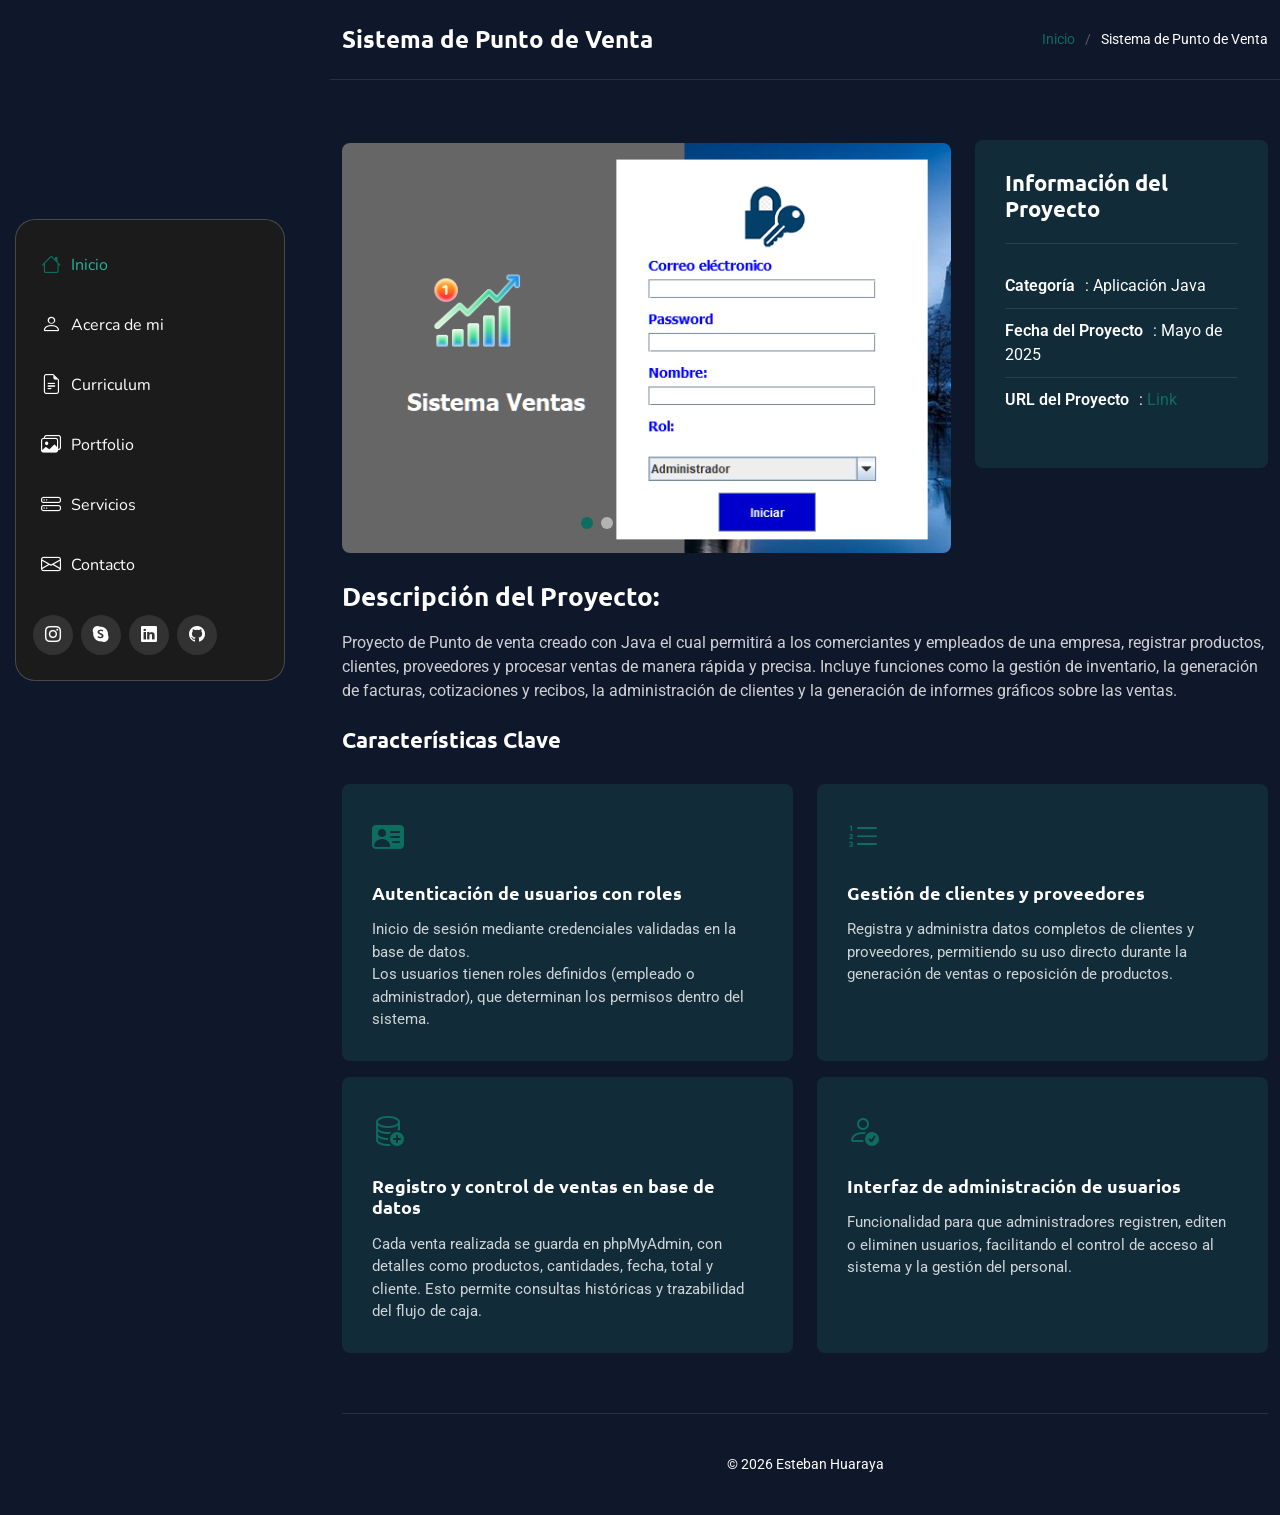
<file: portfolio-details-p3.html>
<!DOCTYPE html>
<html lang="en">

<head>
  <meta charset="utf-8">
  <meta content="width=device-width, initial-scale=1.0" name="viewport">
  <title>Portfolio </title>
  <meta name="description" content="">
  <meta name="keywords" content="">

  <!-- Favicons -->
  <link href="assets/img/maletin.png" rel="icon">

  <!-- Fonts -->
  <link href="https://fonts.googleapis.com" rel="preconnect">
  <link href="https://fonts.gstatic.com" rel="preconnect" crossorigin>
  <link href="https://fonts.googleapis.com/css2?family=Roboto:ital,wght@0,100;0,300;0,400;0,500;0,700;0,900;1,100;1,300;1,400;1,500;1,700;1,900&family=Ubuntu:ital,wght@0,300;0,400;0,500;0,700;1,300;1,400;1,500;1,700&family=Nunito:ital,wght@0,200;0,300;0,400;0,500;0,600;0,700;0,800;0,900;1,200;1,300;1,400;1,500;1,600;1,700;1,800;1,900&display=swap" rel="stylesheet">

  <!-- Vendor CSS Files -->
  <link href="assets/vendor/bootstrap/css/bootstrap.min.css" rel="stylesheet">
  <link href="assets/vendor/bootstrap-icons/bootstrap-icons.css" rel="stylesheet">
  <link href="assets/vendor/aos/aos.css" rel="stylesheet">
  <link href="assets/vendor/glightbox/css/glightbox.min.css" rel="stylesheet">
  <link href="assets/vendor/swiper/swiper-bundle.min.css" rel="stylesheet">

  <!-- Main CSS File -->
  <link href="assets/css/main.css" rel="stylesheet">

</head>

<body class="portfolio-details-page">

<header id="header" class="header dark-background d-flex flex-column justify-content-center">
    <i class="header-toggle d-xl-none bi bi-list"></i>

    <div class="header-container d-flex flex-column align-items-start">
      <nav id="navmenu" class="navmenu">
        <ul>
          <li><a href="index.html" class="active"><i class="bi bi-house navicon"></i>Inicio</a></li>
          <li><a href="index.html#about"><i class="bi bi-person navicon"></i> Acerca de mi</a></li>
          <li><a href="index.html#resume"><i class="bi bi-file-earmark-text navicon"></i> Curriculum</a></li>
          <li><a href="index.html#portfolio"><i class="bi bi-images navicon"></i> Portfolio</a></li>
          <li><a href="index.html#services"><i class="bi bi-hdd-stack navicon"></i> Servicios</a></li>
          <li><a href="index.html#contact"><i class="bi bi-envelope navicon"></i> Contacto</a></li>
        </ul>
      </nav>

      <div class="social-links text-center">
        <a href="#" class="instagram"><i class="bi bi-instagram"></i></a>
        <a href="#" class="google-plus"><i class="bi bi-skype"></i></a>
        <a href="#" class="linkedin"><i class="bi bi-linkedin"></i></a>
        <a href="#" class="github"><i class="bi bi-github"></i></a>
      </div>

    </div>

  </header>

  <main class="main">
      
    <!-- Page Title -->
    <div class="page-title dark-background">
      <div class="container d-lg-flex justify-content-between align-items-center">
        <h1 class="mb-2 mb-lg-0">Sistema de Punto de Venta</h1>
        <nav class="breadcrumbs">
          <ol>
            <li><a href="index.html">Inicio</a></li>
            <li class="current">Sistema de Punto de Venta</li>
          </ol>
        </nav>
      </div>
    </div><!-- End Page Title -->

    <!-- Portfolio Details Section -->
    <section id="portfolio-details" class="portfolio-details section">

      <div class="container" data-aos="fade-up" data-aos-delay="100">

        <div class="row gy-4">

          <div class="col-lg-8">
            <div class="portfolio-details-slider swiper init-swiper">

              <script type="application/json" class="swiper-config">
                {
                  "loop": true,
                  "speed": 400,
                  "autoplay": {
                    "delay": 4000
                  },
                  "slidesPerView": "auto",
                  "pagination": {
                    "el": ".swiper-pagination",
                    "type": "bullets",
                    "clickable": true
                  }
                }
              </script>

              <div class="swiper-wrapper align-items-center">

                <div class="swiper-slide">
                  <img src="assets/img/portfolio/venta1.png" alt="Portfolio Image" class="img-fluid" loading="lazy">
                </div>

                <div class="swiper-slide">
                  <img src="assets/img/portfolio/ventas 2.png" alt="Portfolio Image" class="img-fluid" loading="lazy">
                </div>

                <div class="swiper-slide">
                  <img src="assets/img/portfolio/venta 3.png" alt="Portfolio Image" class="img-fluid" loading="lazy">
                </div>

                <div class="swiper-slide">
                  <img src="assets/img/portfolio/venta 4.png" alt="Portfolio Image" class="img-fluid" loading="lazy">
                </div>

                <div class="swiper-slide">
                  <img src="assets/img/portfolio/venta 5.png" alt="Portfolio Image" class="img-fluid" loading="lazy">
                </div>

                <div class="swiper-slide">
                  <img src="assets/img/portfolio/ventapdf.png" alt="Portfolio Image" class="img-fluid" loading="lazy">
                </div>

                <div class="swiper-slide">
                  <img src="assets/img/portfolio/venta6.png" alt="Portfolio Image" class="img-fluid" loading="lazy">
                </div>

                

              </div>
              <div class="swiper-pagination"></div>
            </div>
          </div>

          <div class="col-lg-4">
            <div class="portfolio-info" data-aos="fade-left" data-aos-delay="200">
              <h3>Información del Proyecto</h3>
              <ul>
                <li><strong>Categoría</strong>: Aplicación Java</li>
                <li><strong>Fecha del Proyecto</strong>: Mayo de 2025</li>
                <li><strong>URL del Proyecto</strong>: <a href="https://github.com/EstebanHB98/PuntoVenta.git" target="_blank">Link</a></li>
              </ul>
            </div>
          </div>

          <div class="col-lg-12">
            <div class="portfolio-description" data-aos="fade-up" data-aos-delay="300">
              <h2>Descripción del Proyecto: </h2>
              <p>
                Proyecto de Punto de venta creado con Java el cual permitirá a los comerciantes y empleados de una empresa, registrar productos, clientes, proveedores y procesar ventas de manera rápida y precisa. Incluye funciones como la gestión de inventario, la generación de facturas, cotizaciones y recibos, la administración de clientes y la generación de informes gráficos sobre las ventas.
              </p>
              

              <div class="features mt-4">
                <h3>Características Clave</h3>
                <div class="row gy-3">
                  <div class="col-md-6">
                    <div class="feature-item" data-aos="fade-up" data-aos-delay="400">
                      <i class="bi bi-person-vcard-fill"></i>
                      <h4>Autenticación de usuarios con roles</h4>
                      <p>Inicio de sesión mediante credenciales validadas en la base de datos. </p>
                        <p>Los usuarios tienen roles definidos (empleado o administrador), que determinan los permisos dentro del sistema.</p>
                    </div>
                  </div>

                  <div class="col-md-6">
                    <div class="feature-item" data-aos="fade-up" data-aos-delay="500">
                      <i class="bi bi-list-ol"></i>
                      <h4>Gestión de clientes y proveedores</h4>
                      <p>Registra y administra datos completos de clientes y proveedores, permitiendo su uso directo durante la generación de ventas o reposición de productos.</p>
                    </div>
                  </div>

                  <div class="col-md-6">
                    <div class="feature-item" data-aos="fade-up" data-aos-delay="600">
                      <i class="bi-database-add"></i>
                      <h4>Registro y control de ventas en base de datos</h4>
                      <p>Cada venta realizada se guarda en phpMyAdmin, con detalles como productos, cantidades, fecha, total y cliente. Esto permite consultas históricas y trazabilidad del flujo de caja.</p>
                    </div>
                  </div>

                  <div class="col-md-6">
                    <div class="feature-item" data-aos="fade-up" data-aos-delay="700">
                      <i class="bi bi-person-check"></i>
                      <h4>Interfaz de administración de usuarios</h4>
                      <p>Funcionalidad para que administradores registren, editen o eliminen usuarios, facilitando el control de acceso al sistema y la gestión del personal.</p>
                    </div>
                  </div>
                </div>
              </div>
            </div>
          </div>

        </div>

      </div>

    </section><!-- /Portfolio Details Section -->

  </main>

  <footer id="footer" class="footer position-relative">

    <div class="container">
      <div class="copyright text-center ">
        <p>© <span>2026</span> <span>Esteban Huaraya</span></p>
      </div>
    </div>

  </footer>

  <!-- Scroll Top -->
  <a href="#" id="scroll-top" class="scroll-top d-flex align-items-center justify-content-center"><i class="bi bi-arrow-up-short"></i></a>

  <!-- Preloader -->
  <div id="preloader"></div>

  <!-- Vendor JS Files -->
  <script src="assets/vendor/bootstrap/js/bootstrap.bundle.min.js"></script>
  <script src="assets/vendor/php-email-form/validate.js"></script>
  <script src="assets/vendor/aos/aos.js"></script>
  <script src="assets/vendor/typed.js/typed.umd.js"></script>
  <script src="assets/vendor/purecounter/purecounter_vanilla.js"></script>
  <script src="assets/vendor/waypoints/noframework.waypoints.js"></script>
  <script src="assets/vendor/isotope-layout/isotope.pkgd.min.js"></script>
  <script src="assets/vendor/imagesloaded/imagesloaded.pkgd.min.js"></script>
  <script src="assets/vendor/glightbox/js/glightbox.min.js"></script>
  <script src="assets/vendor/swiper/swiper-bundle.min.js"></script>

  <!-- Main JS File -->
  <script src="assets/js/main.js"></script>

</body>

</html>
</file>
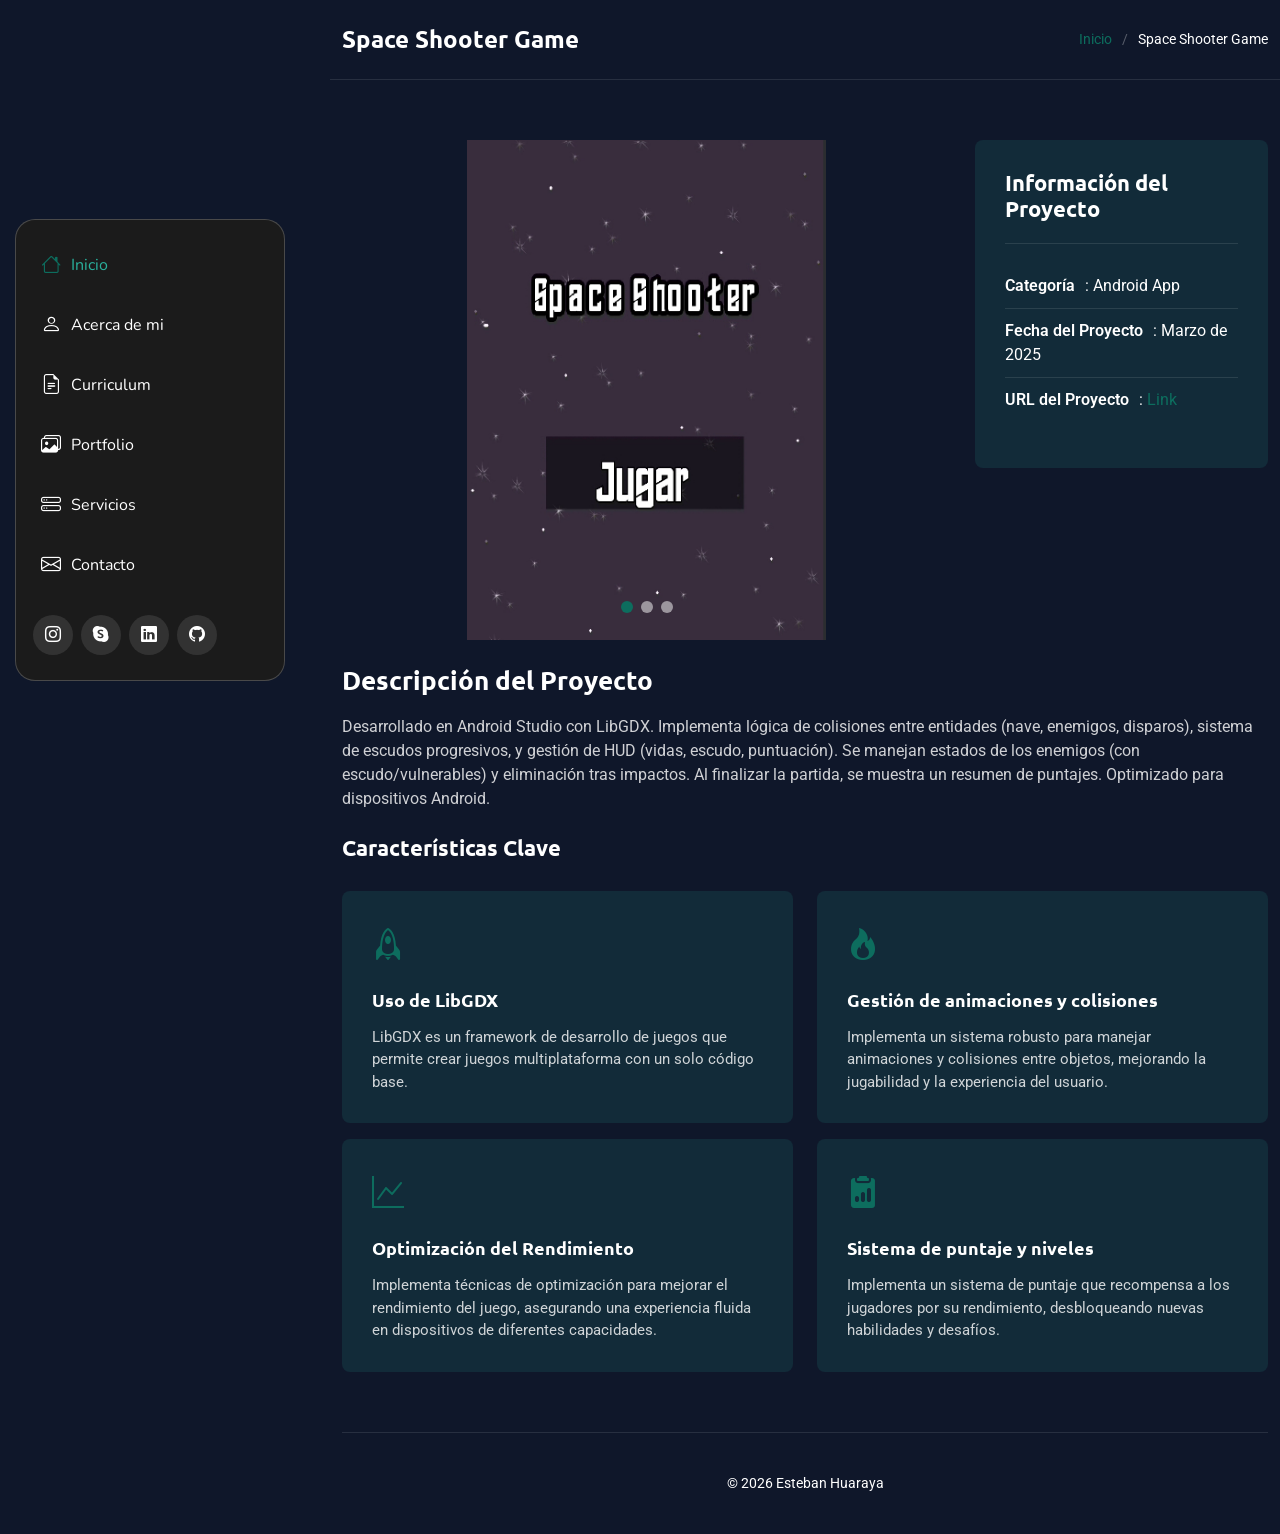
<file: portfolio-details-p4.html>
<!DOCTYPE html>
<html lang="en">

<head>
  <meta charset="utf-8">
  <meta content="width=device-width, initial-scale=1.0" name="viewport">
  <title>Portfolio </title>
  <meta name="description" content="">
  <meta name="keywords" content="">

  <!-- Favicons -->
  <link href="assets/img/maletin.png" rel="icon">

  <!-- Fonts -->
  <link href="https://fonts.googleapis.com" rel="preconnect">
  <link href="https://fonts.gstatic.com" rel="preconnect" crossorigin>
  <link href="https://fonts.googleapis.com/css2?family=Roboto:ital,wght@0,100;0,300;0,400;0,500;0,700;0,900;1,100;1,300;1,400;1,500;1,700;1,900&family=Ubuntu:ital,wght@0,300;0,400;0,500;0,700;1,300;1,400;1,500;1,700&family=Nunito:ital,wght@0,200;0,300;0,400;0,500;0,600;0,700;0,800;0,900;1,200;1,300;1,400;1,500;1,600;1,700;1,800;1,900&display=swap" rel="stylesheet">

  <!-- Vendor CSS Files -->
  <link href="assets/vendor/bootstrap/css/bootstrap.min.css" rel="stylesheet">
  <link href="assets/vendor/bootstrap-icons/bootstrap-icons.css" rel="stylesheet">
  <link href="assets/vendor/aos/aos.css" rel="stylesheet">
  <link href="assets/vendor/glightbox/css/glightbox.min.css" rel="stylesheet">
  <link href="assets/vendor/swiper/swiper-bundle.min.css" rel="stylesheet">

  <!-- Main CSS File -->
  <link href="assets/css/main.css" rel="stylesheet">


</head>

<body class="portfolio-details-page">

<header id="header" class="header dark-background d-flex flex-column justify-content-center">
    <i class="header-toggle d-xl-none bi bi-list"></i>

    <div class="header-container d-flex flex-column align-items-start">
      <nav id="navmenu" class="navmenu">
        <ul>
          <li><a href="index.html" class="active"><i class="bi bi-house navicon"></i>Inicio</a></li>
          <li><a href="index.html#about"><i class="bi bi-person navicon"></i> Acerca de mi</a></li>
          <li><a href="index.html#resume"><i class="bi bi-file-earmark-text navicon"></i> Curriculum</a></li>
          <li><a href="index.html#portfolio"><i class="bi bi-images navicon"></i> Portfolio</a></li>
          <li><a href="index.html#services"><i class="bi bi-hdd-stack navicon"></i> Servicios</a></li>
          <li><a href="index.html#contact"><i class="bi bi-envelope navicon"></i> Contacto</a></li>
        </ul>
      </nav>

      <div class="social-links text-center">
        <a href="#" class="instagram"><i class="bi bi-instagram"></i></a>
        <a href="#" class="google-plus"><i class="bi bi-skype"></i></a>
        <a href="#" class="linkedin"><i class="bi bi-linkedin"></i></a>
        <a href="#" class="github"><i class="bi bi-github"></i></a>
      </div>

    </div>

  </header>

  <main class="main">
      
    <!-- Page Title -->
    <div class="page-title dark-background">
      <div class="container d-lg-flex justify-content-between align-items-center">
        <h1 class="mb-2 mb-lg-0">Space Shooter Game</h1>
        <nav class="breadcrumbs">
          <ol>
            <li><a href="index.html">Inicio</a></li>
            <li class="current">Space Shooter Game</li>
          </ol>
        </nav>
      </div>
    </div><!-- End Page Title -->

    <!-- Portfolio Details Section -->
    <section id="portfolio-details" class="portfolio-details section">

      <div class="container" data-aos="fade-up" data-aos-delay="100">

        <div class="row gy-4">

          <div class="col-lg-8">
            <div class="portfolio-details-slider swiper init-swiper">

              <script type="application/json" class="swiper-config">
                {
                  "loop": true,
                  "speed": 600,
                  "autoplay": {
                    "delay": 5000
                  },
                  "slidesPerView": "auto",
                  "pagination": {
                    "el": ".swiper-pagination",
                    "type": "bullets",
                    "clickable": true
                  }
                }
              </script>

              <div class="swiper-wrapper align-items-center">

                <div class="swiper-slide">
                  <img src="assets/img/portfolio/game1.png" alt="Portfolio Image" class="img-fluid" loading="lazy">
                </div>

                <div class="swiper-slide">
                  <img src="assets/img/portfolio/game2.png" alt="Portfolio Image" class="img-fluid" loading="lazy">
                </div>

                <div class="swiper-slide">
                  <img src="assets/img/portfolio/game3.png" alt="Portfolio Image" class="img-fluid" loading="lazy">
                </div>

              </div>
              <div class="swiper-pagination"></div>
            </div>
          </div>

          <div class="col-lg-4">
            <div class="portfolio-info" data-aos="fade-left" data-aos-delay="200">
              <h3>Información del Proyecto</h3>
              <ul>
                <li><strong>Categoría</strong>: Android App</li>
                <li><strong>Fecha del Proyecto</strong>: Marzo de 2025</li>
                <li><strong>URL del Proyecto</strong>: <a href="https://github.com/EstebanHB98/SpaceShooterGame.git" target="_blank">Link</a></li>
              </ul>
            </div>
          </div>
 
          <div class="col-lg-12">
            <div class="portfolio-description" data-aos="fade-up" data-aos-delay="300">
              <h2>Descripción del Proyecto</h2>
              <p>
                Desarrollado en Android Studio con LibGDX. Implementa lógica de colisiones entre entidades (nave, enemigos, disparos), sistema de escudos progresivos, y gestión de HUD (vidas, escudo, puntuación). Se manejan estados de los enemigos (con escudo/vulnerables) y eliminación tras impactos. Al finalizar la partida, se muestra un resumen de puntajes. Optimizado para dispositivos Android.
              </p>
             

              <div class="features mt-4">
                <h3>Características Clave</h3>
                <div class="row gy-3">
                  <div class="col-md-6">
                    <div class="feature-item" data-aos="fade-up" data-aos-delay="400">
                      <i class="bi bi-rocket"></i>
                      <h4>Uso de LibGDX</h4>
                      <p>LibGDX es un framework de desarrollo de juegos que permite crear juegos multiplataforma con un solo código base.</p>
                    </div>
                  </div>

                  <div class="col-md-6">
                    <div class="feature-item" data-aos="fade-up" data-aos-delay="500">
                      <i class="bi bi-fire"></i>
                      <h4> Gestión de animaciones y colisiones </h4>
                      <p>Implementa un sistema robusto para manejar animaciones y colisiones entre objetos, mejorando la jugabilidad y la experiencia del usuario.</p>
                    </div>
                  </div>

                  <div class="col-md-6">
                    <div class="feature-item" data-aos="fade-up" data-aos-delay="600">
                      <i class="bi bi-graph-up"></i>
                      <h4>Optimización del Rendimiento</h4>
                      <p>Implementa técnicas de optimización para mejorar el rendimiento del juego, asegurando una experiencia fluida en dispositivos de diferentes capacidades.</p>
                    </div>
                  </div>

                  <div class="col-md-6">
                    <div class="feature-item" data-aos="fade-up" data-aos-delay="700">
                      <i class="bi bi-clipboard2-data-fill"></i>
                      <h4>Sistema de puntaje y niveles</h4>
                      <p>Implementa un sistema de puntaje que recompensa a los jugadores por su rendimiento, desbloqueando nuevas habilidades y desafíos.</p>
                    </div>
                  </div>
                </div>
              </div>
            </div>
          </div>
        </div>
      </div>

    </section><!-- /Portfolio Details Section -->

  </main>

  <footer id="footer" class="footer position-relative">

    <div class="container">
      <div class="copyright text-center ">
        <p>© <span>2026</span> <span>Esteban Huaraya</span></p>
      </div>
    </div>

  </footer>

  <!-- Scroll Top -->
  <a href="#" id="scroll-top" class="scroll-top d-flex align-items-center justify-content-center"><i class="bi bi-arrow-up-short"></i></a>

  <!-- Preloader -->
  <div id="preloader"></div>

  <!-- Vendor JS Files -->
  <script src="assets/vendor/bootstrap/js/bootstrap.bundle.min.js"></script>
  <script src="assets/vendor/php-email-form/validate.js"></script>
  <script src="assets/vendor/aos/aos.js"></script>
  <script src="assets/vendor/typed.js/typed.umd.js"></script>
  <script src="assets/vendor/purecounter/purecounter_vanilla.js"></script>
  <script src="assets/vendor/waypoints/noframework.waypoints.js"></script>
  <script src="assets/vendor/isotope-layout/isotope.pkgd.min.js"></script>
  <script src="assets/vendor/imagesloaded/imagesloaded.pkgd.min.js"></script>
  <script src="assets/vendor/glightbox/js/glightbox.min.js"></script>
  <script src="assets/vendor/swiper/swiper-bundle.min.js"></script>

  <!-- Main JS File -->
  <script src="assets/js/main.js"></script>

</body>

</html>
</file>
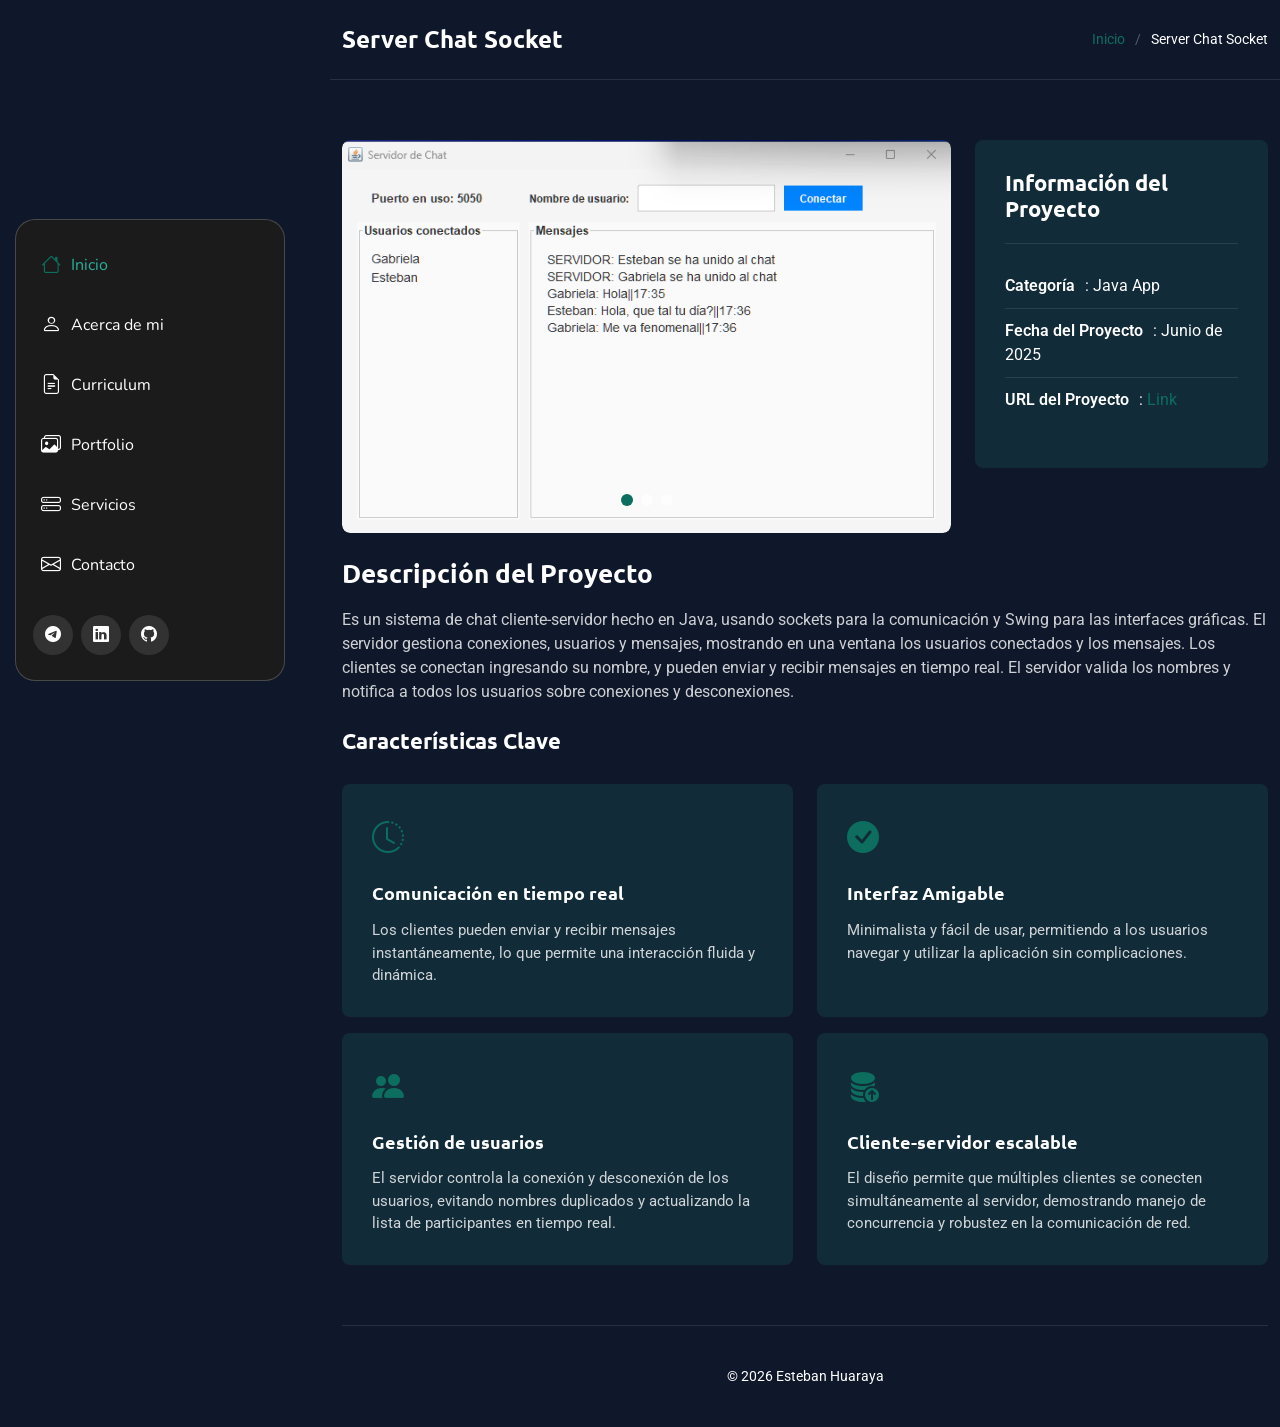
<file: portfolio-details-p5.html>
<!DOCTYPE html>
<html lang="en">

<head>
  <meta charset="utf-8">
  <meta content="width=device-width, initial-scale=1.0" name="viewport">
  <title>Detalles de Portfolio</title>
  <meta name="description" content="">
  <meta name="keywords" content="">

  <!-- Favicons -->
  <link href="assets/img/maletin.png" rel="icon">


  <!-- Fonts -->
  <link href="https://fonts.googleapis.com" rel="preconnect">
  <link href="https://fonts.gstatic.com" rel="preconnect" crossorigin>
  <link href="https://fonts.googleapis.com/css2?family=Roboto:ital,wght@0,100;0,300;0,400;0,500;0,700;0,900;1,100;1,300;1,400;1,500;1,700;1,900&family=Ubuntu:ital,wght@0,300;0,400;0,500;0,700;1,300;1,400;1,500;1,700&family=Nunito:ital,wght@0,200;0,300;0,400;0,500;0,600;0,700;0,800;0,900;1,200;1,300;1,400;1,500;1,600;1,700;1,800;1,900&display=swap" rel="stylesheet">

  <!-- Vendor CSS Files -->
  <link href="assets/vendor/bootstrap/css/bootstrap.min.css" rel="stylesheet">
  <link href="assets/vendor/bootstrap-icons/bootstrap-icons.css" rel="stylesheet">
  <link href="assets/vendor/aos/aos.css" rel="stylesheet">
  <link href="assets/vendor/glightbox/css/glightbox.min.css" rel="stylesheet">
  <link href="assets/vendor/swiper/swiper-bundle.min.css" rel="stylesheet">

  <!-- Main CSS File -->
  <link href="assets/css/main.css" rel="stylesheet">

</head>

<body class="portfolio-details-page">

<header id="header" class="header dark-background d-flex flex-column justify-content-center">
    <i class="header-toggle d-xl-none bi bi-list"></i>

    <div class="header-container d-flex flex-column align-items-start">
      <nav id="navmenu" class="navmenu">
        <ul>
          <li><a href="index.html" class="active"><i class="bi bi-house navicon"></i>Inicio</a></li>
          <li><a href="index.html#about"><i class="bi bi-person navicon"></i> Acerca de mi</a></li>
          <li><a href="index.html#resume"><i class="bi bi-file-earmark-text navicon"></i> Curriculum</a></li>
          <li><a href="index.html#portfolio"><i class="bi bi-images navicon"></i> Portfolio</a></li>
          <li><a href="index.html#services"><i class="bi bi-hdd-stack navicon"></i> Servicios</a></li>
          <li><a href="index.html#contact"><i class="bi bi-envelope navicon"></i> Contacto</a></li>
        </ul>
      </nav>

      <div class="social-links text-center">
        <a href="#" target="_blank"class="google-plus"><i class="bi bi-telegram"></i></a>
        <a href="https://www.linkedin.com/in/esteban-huaraya-begazo-536882278" target="_blank"class="linkedin"><i class="bi bi-linkedin"></i></a>
        <a href="https://github.com/EstebanHB98/ServerChat.git" target="_blank" class="github"><i class="bi bi-github"></i></a>
      </div>

    </div>

  </header>

  <main class="main">
      
    <!-- Page Title -->
    <div class="page-title dark-background">
      <div class="container d-lg-flex justify-content-between align-items-center">
        <h1 class="mb-2 mb-lg-0">Server Chat Socket</h1>
        <nav class="breadcrumbs">
          <ol>
            <li><a href="index.html">Inicio</a></li>
            <li class="current">Server Chat Socket</li>
          </ol>
        </nav>
      </div>
    </div><!-- End Page Title -->

    <!-- Portfolio Details Section -->
    <section id="portfolio-details" class="portfolio-details section">

      <div class="container" data-aos="fade-up" data-aos-delay="100">

        <div class="row gy-4">

          <div class="col-lg-8">
            <div class="portfolio-details-slider swiper init-swiper">

              <script type="application/json" class="swiper-config">
                {
                  "loop": true,
                  "speed": 600,
                  "autoplay": {
                    "delay": 5000
                  },
                  "slidesPerView": "auto",
                  "pagination": {
                    "el": ".swiper-pagination",
                    "type": "bullets",
                    "clickable": true
                  }
                }
              </script>

              <div class="swiper-wrapper align-items-center">

                <div class="swiper-slide">
                  <img src="assets/img/portfolio/servechat.png" alt="Portfolio Image" class="img-fluid" loading="lazy">
                </div>

                <div class="swiper-slide">
                  <img src="assets/img/portfolio/serverchat1.png" alt="Portfolio Image" class="img-fluid" loading="lazy">
                </div>

                <div class="swiper-slide">
                  <img src="assets/img/portfolio/chatlogo.png" alt="Portfolio Image" class="img-fluid" loading="lazy">
                </div>

              </div>
              <div class="swiper-pagination"></div>
            </div>
          </div>

          <div class="col-lg-4">
            <div class="portfolio-info" data-aos="fade-left" data-aos-delay="200">
              <h3>Información del Proyecto</h3>
              <ul>
                <li><strong>Categoría</strong>: Java App</li>
                <li><strong>Fecha del Proyecto</strong>: Junio de 2025</li>
                <li><strong>URL del Proyecto</strong>: <a href="https://github.com/EstebanHB98/ServerChat.git" target="_blank">Link</a></li>
              </ul>
            </div>
          </div>

          <div class="col-lg-12">
            <div class="portfolio-description" data-aos="fade-up" data-aos-delay="300">
              <h2>Descripción del Proyecto</h2>
              <p>
                Es un sistema de chat cliente-servidor hecho en Java, usando sockets para la comunicación y Swing para las interfaces gráficas. El servidor gestiona conexiones, usuarios y mensajes, mostrando en una ventana los usuarios conectados y los mensajes. Los clientes se conectan ingresando su nombre, y pueden enviar y recibir mensajes en tiempo real. El servidor valida los nombres y notifica a todos los usuarios sobre conexiones y desconexiones.
              </p>
          

              <div class="features mt-4">
                <h3>Características Clave</h3>
                <div class="row gy-3">
                  <div class="col-md-6">
                    <div class="feature-item" data-aos="fade-up" data-aos-delay="400">
                      <i class="bi bi-clock-history"></i>
                      <h4>Comunicación en tiempo real</h4>
                      <p>Los clientes pueden enviar y recibir mensajes instantáneamente, lo que permite una interacción fluida y dinámica.</p>
                    </div>
                  </div>

                  <div class="col-md-6">
                    <div class="feature-item" data-aos="fade-up" data-aos-delay="500">
                      <i class="bi bi-check-circle-fill"></i>
                      <h4>Interfaz Amigable</h4>
                      <p>Minimalista y fácil de usar, permitiendo a los usuarios navegar y utilizar la aplicación sin complicaciones.</p>
                    </div>
                  </div>

                  <div class="col-md-6">
                    <div class="feature-item" data-aos="fade-up" data-aos-delay="600">
                      <i class="bi bi-people-fill"></i>
                      <h4>Gestión de usuarios</h4>
                      <p>El servidor controla la conexión y desconexión de los usuarios, evitando nombres duplicados y actualizando la lista de participantes en tiempo real.</p>
                    </div>
                  </div>

                  <div class="col-md-6">
                    <div class="feature-item" data-aos="fade-up" data-aos-delay="700">
                      <i class="bi bi-database-fill-up"></i>
                      <h4>Cliente-servidor escalable</h4>
                      <p>El diseño permite que múltiples clientes se conecten simultáneamente al servidor, demostrando manejo de concurrencia y robustez en la comunicación de red.</p>
                    </div>
                  </div>
                </div>
              </div>
            </div>
          </div>

        </div>

      </div>

    </section><!-- /Portfolio Details Section -->

  </main>

  <footer id="footer" class="footer position-relative">

    <div class="container">
      <div class="copyright text-center ">
        <p>© <span>2026</span> <span>Esteban Huaraya</span></p>
      </div>
    </div>

  </footer>

  <!-- Scroll Top -->
  <a href="#" id="scroll-top" class="scroll-top d-flex align-items-center justify-content-center"><i class="bi bi-arrow-up-short"></i></a>

  <!-- Preloader -->
  <div id="preloader"></div>

  <!-- Vendor JS Files -->
  <script src="assets/vendor/bootstrap/js/bootstrap.bundle.min.js"></script>
  <script src="assets/vendor/php-email-form/validate.js"></script>
  <script src="assets/vendor/aos/aos.js"></script>
  <script src="assets/vendor/typed.js/typed.umd.js"></script>
  <script src="assets/vendor/purecounter/purecounter_vanilla.js"></script>
  <script src="assets/vendor/waypoints/noframework.waypoints.js"></script>
  <script src="assets/vendor/isotope-layout/isotope.pkgd.min.js"></script>
  <script src="assets/vendor/imagesloaded/imagesloaded.pkgd.min.js"></script>
  <script src="assets/vendor/glightbox/js/glightbox.min.js"></script>
  <script src="assets/vendor/swiper/swiper-bundle.min.js"></script>

  <!-- Main JS File -->
  <script src="assets/js/main.js"></script>

</body>

</html>
</file>
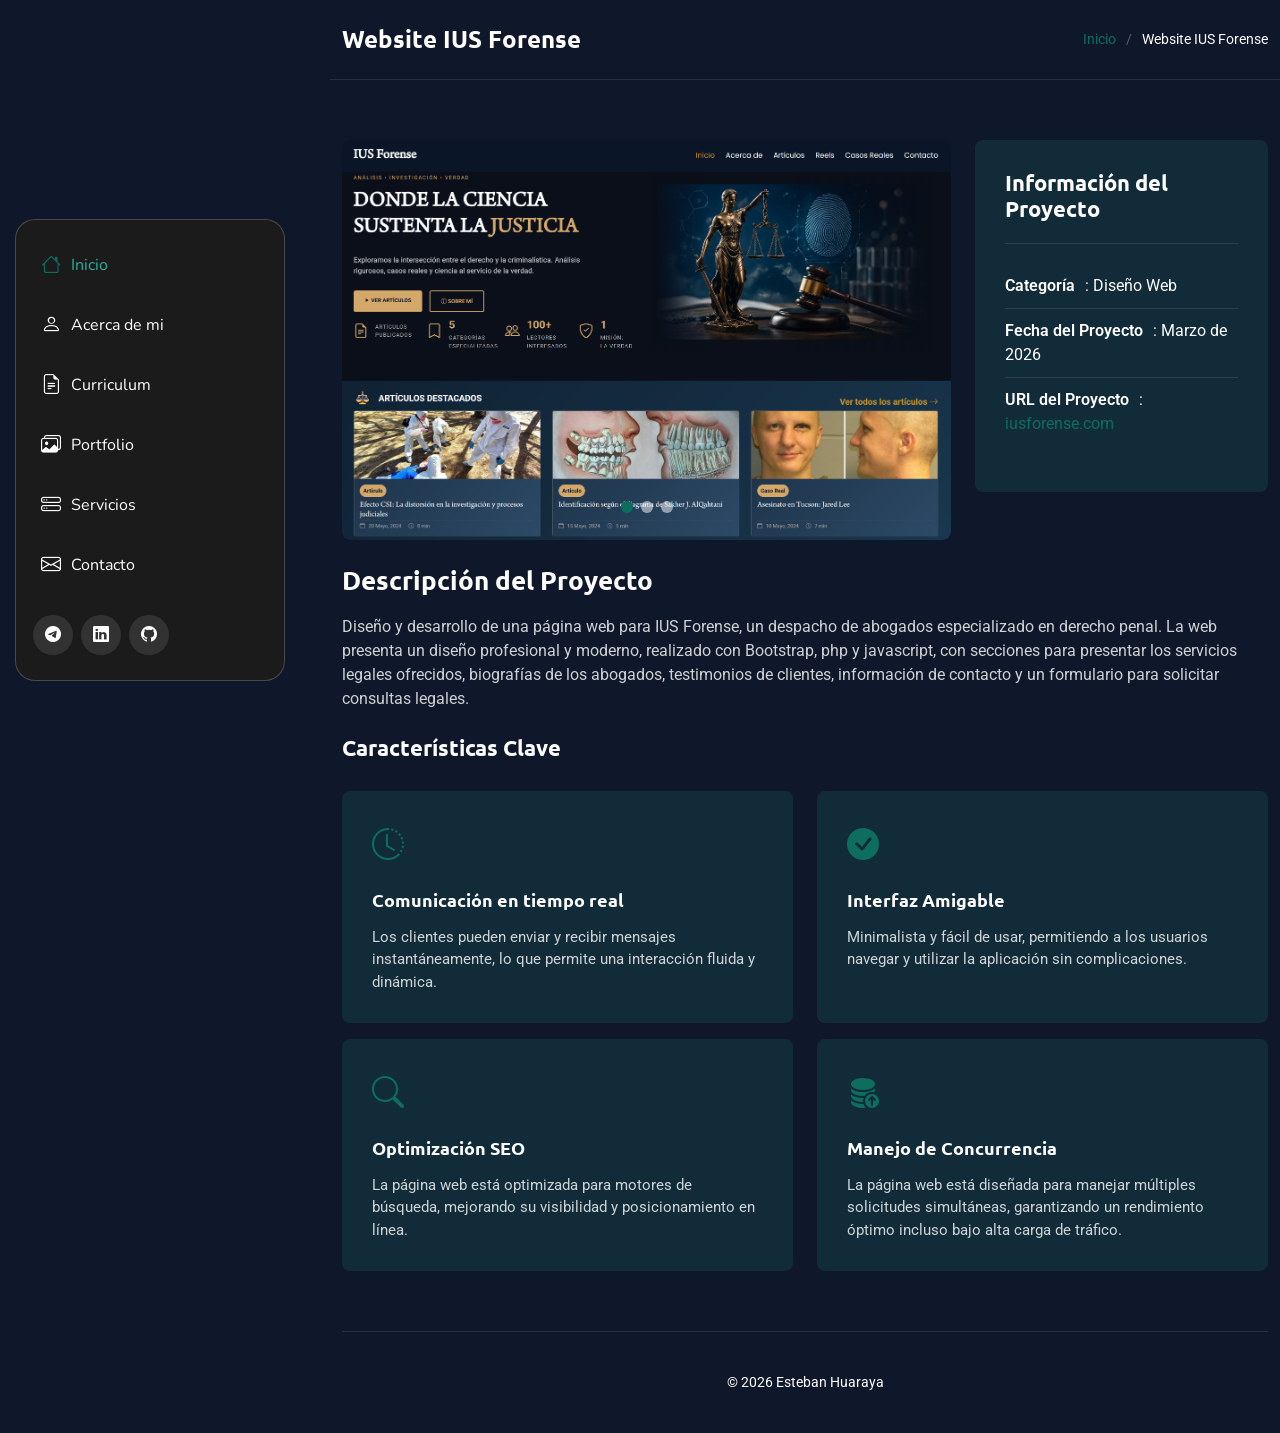
<file: portfolio-details-p6.html>
<!DOCTYPE html>
<html lang="en">

<head>
  <meta charset="utf-8">
  <meta content="width=device-width, initial-scale=1.0" name="viewport">
  <title>Detalles de Portfolio</title>
  <meta name="description" content="">
  <meta name="keywords" content="">

  <!-- Favicons -->
  <link href="assets/img/maletin.png" rel="icon">


  <!-- Fonts -->
  <link href="https://fonts.googleapis.com" rel="preconnect">
  <link href="https://fonts.gstatic.com" rel="preconnect" crossorigin>
  <link href="https://fonts.googleapis.com/css2?family=Roboto:ital,wght@0,100;0,300;0,400;0,500;0,700;0,900;1,100;1,300;1,400;1,500;1,700;1,900&family=Ubuntu:ital,wght@0,300;0,400;0,500;0,700;1,300;1,400;1,500;1,700&family=Nunito:ital,wght@0,200;0,300;0,400;0,500;0,600;0,700;0,800;0,900;1,200;1,300;1,400;1,500;1,600;1,700;1,800;1,900&display=swap" rel="stylesheet">

  <!-- Vendor CSS Files -->
  <link href="assets/vendor/bootstrap/css/bootstrap.min.css" rel="stylesheet">
  <link href="assets/vendor/bootstrap-icons/bootstrap-icons.css" rel="stylesheet">
  <link href="assets/vendor/aos/aos.css" rel="stylesheet">
  <link href="assets/vendor/glightbox/css/glightbox.min.css" rel="stylesheet">
  <link href="assets/vendor/swiper/swiper-bundle.min.css" rel="stylesheet">

  <!-- Main CSS File -->
  <link href="assets/css/main.css" rel="stylesheet">

</head>

<body class="portfolio-details-page">

<header id="header" class="header dark-background d-flex flex-column justify-content-center">
    <i class="header-toggle d-xl-none bi bi-list"></i>

    <div class="header-container d-flex flex-column align-items-start">
      <nav id="navmenu" class="navmenu">
        <ul>
          <li><a href="#hero" class="active"><i class="bi bi-house navicon"></i>Inicio</a></li>
          <li><a href="#about"><i class="bi bi-person navicon"></i> Acerca de mi</a></li>
          <li><a href="#resume"><i class="bi bi-file-earmark-text navicon"></i> Curriculum</a></li>
          <li><a href="#portfolio"><i class="bi bi-images navicon"></i> Portfolio</a></li>
          <li><a href="#services"><i class="bi bi-hdd-stack navicon"></i> Servicios</a></li>
          <li><a href="#contact"><i class="bi bi-envelope navicon"></i> Contacto</a></li>
        </ul>
      </nav>

      <div class="social-links text-center">
        <a href="#" target="_blank"class="google-plus"><i class="bi bi-telegram"></i></a>
        <a href="https://www.linkedin.com/in/esteban-huaraya-begazo-536882278" target="_blank"class="linkedin"><i class="bi bi-linkedin"></i></a>
        <a href="https://github.com/EstebanHB98" target="_blank" class="github"><i class="bi bi-github"></i></a>
      </div>

    </div>

  </header>

  <main class="main">
      
    <!-- Page Title -->
    <div class="page-title dark-background">
      <div class="container d-lg-flex justify-content-between align-items-center">
        <h1 class="mb-2 mb-lg-0">Website IUS Forense</h1>
        <nav class="breadcrumbs">
          <ol>
            <li><a href="index.html">Inicio</a></li>
            <li class="current">Website IUS Forense</li>
          </ol>
        </nav>
      </div>
    </div><!-- End Page Title -->

    <!-- Portfolio Details Section -->
    <section id="portfolio-details" class="portfolio-details section">

      <div class="container" data-aos="fade-up" data-aos-delay="100">

        <div class="row gy-4">

          <div class="col-lg-8">
            <div class="portfolio-details-slider swiper init-swiper">

              <script type="application/json" class="swiper-config">
                {
                  "loop": true,
                  "speed": 600,
                  "autoplay": {
                    "delay": 5000
                  },
                  "slidesPerView": "auto",
                  "pagination": {
                    "el": ".swiper-pagination",
                    "type": "bullets",
                    "clickable": true
                  }
                }
              </script>

              <div class="swiper-wrapper align-items-center">

                <div class="swiper-slide">
                  <img src="assets/img/portfolio/ius_portfolio.png" alt="Portfolio Image" class="img-fluid" loading="lazy">
                </div>

                <div class="swiper-slide">
                  <img src="assets/img/portfolio/ius_portfolio1.png" alt="Portfolio Image" class="img-fluid" loading="lazy">
                </div>

                <div class="swiper-slide">
                  <img src="assets/img/portfolio/ius_portfolio2.png" alt="Portfolio Image" class="img-fluid" loading="lazy">
                </div>

              </div>
              <div class="swiper-pagination"></div>
            </div>
          </div>

          <div class="col-lg-4">
            <div class="portfolio-info" data-aos="fade-left" data-aos-delay="200">
              <h3>Información del Proyecto</h3>
              <ul>
                <li><strong>Categoría</strong>: Diseño Web</li>
                <li><strong>Fecha del Proyecto</strong>: Marzo de 2026</li>
                <li><strong>URL del Proyecto</strong>: <a href="https://iusforense.com " target="_blank">iusforense.com</a></li>
              </ul>
            </div>
          </div>

          <div class="col-lg-12">
            <div class="portfolio-description" data-aos="fade-up" data-aos-delay="300">
              <h2>Descripción del Proyecto</h2>
              <p>
                Diseño y desarrollo de una página web para IUS Forense, un despacho de abogados especializado en derecho penal. La web presenta un diseño profesional y moderno, realizado con Bootstrap, php y javascript, con secciones para presentar los servicios legales ofrecidos, biografías de los abogados, testimonios de clientes, información de contacto y un formulario para solicitar consultas legales.
              </p>
          

              <div class="features mt-4">
                <h3>Características Clave</h3>
                <div class="row gy-3">
                  <div class="col-md-6">
                    <div class="feature-item" data-aos="fade-up" data-aos-delay="400">
                      <i class="bi bi-clock-history"></i>
                      <h4>Comunicación en tiempo real</h4>
                      <p>Los clientes pueden enviar y recibir mensajes instantáneamente, lo que permite una interacción fluida y dinámica.</p>
                    </div>
                  </div>

                  <div class="col-md-6">
                    <div class="feature-item" data-aos="fade-up" data-aos-delay="500">
                      <i class="bi bi-check-circle-fill"></i>
                      <h4>Interfaz Amigable</h4>
                      <p>Minimalista y fácil de usar, permitiendo a los usuarios navegar y utilizar la aplicación sin complicaciones.</p>
                    </div>
                  </div>

                  <div class="col-md-6">
                    <div class="feature-item" data-aos="fade-up" data-aos-delay="600">
                      <i class="bi bi-search"></i>
                      <h4>Optimización SEO</h4>
                      <p>La página web está optimizada para motores de búsqueda, mejorando su visibilidad y posicionamiento en línea.</p>
                    </div>
                  </div>

                  <div class="col-md-6">
                    <div class="feature-item" data-aos="fade-up" data-aos-delay="700">
                      <i class="bi bi-database-fill-up"></i>
                      <h4>Manejo de Concurrencia</h4>
                      <p>La página web está diseñada para manejar múltiples solicitudes simultáneas, garantizando un rendimiento óptimo incluso bajo alta carga de tráfico.</p>
                    </div>
                  </div>
                </div>
              </div>
            </div>
          </div>

        </div>

      </div>

    </section><!-- /Portfolio Details Section -->

  </main>

  <footer id="footer" class="footer position-relative">

    <div class="container">
      <div class="copyright text-center ">
        <p>© <span>2026</span> <span>Esteban Huaraya</span></p>
      </div>
    </div>

  </footer>

  <!-- Scroll Top -->
  <a href="#" id="scroll-top" class="scroll-top d-flex align-items-center justify-content-center"><i class="bi bi-arrow-up-short"></i></a>

  <!-- Preloader -->
  <div id="preloader"></div>

  <!-- Vendor JS Files -->
  <script src="assets/vendor/bootstrap/js/bootstrap.bundle.min.js"></script>
  <script src="assets/vendor/php-email-form/validate.js"></script>
  <script src="assets/vendor/aos/aos.js"></script>
  <script src="assets/vendor/typed.js/typed.umd.js"></script>
  <script src="assets/vendor/purecounter/purecounter_vanilla.js"></script>
  <script src="assets/vendor/waypoints/noframework.waypoints.js"></script>
  <script src="assets/vendor/isotope-layout/isotope.pkgd.min.js"></script>
  <script src="assets/vendor/imagesloaded/imagesloaded.pkgd.min.js"></script>
  <script src="assets/vendor/glightbox/js/glightbox.min.js"></script>
  <script src="assets/vendor/swiper/swiper-bundle.min.js"></script>

  <!-- Main JS File -->
  <script src="assets/js/main.js"></script>

</body>

</html>
</file>
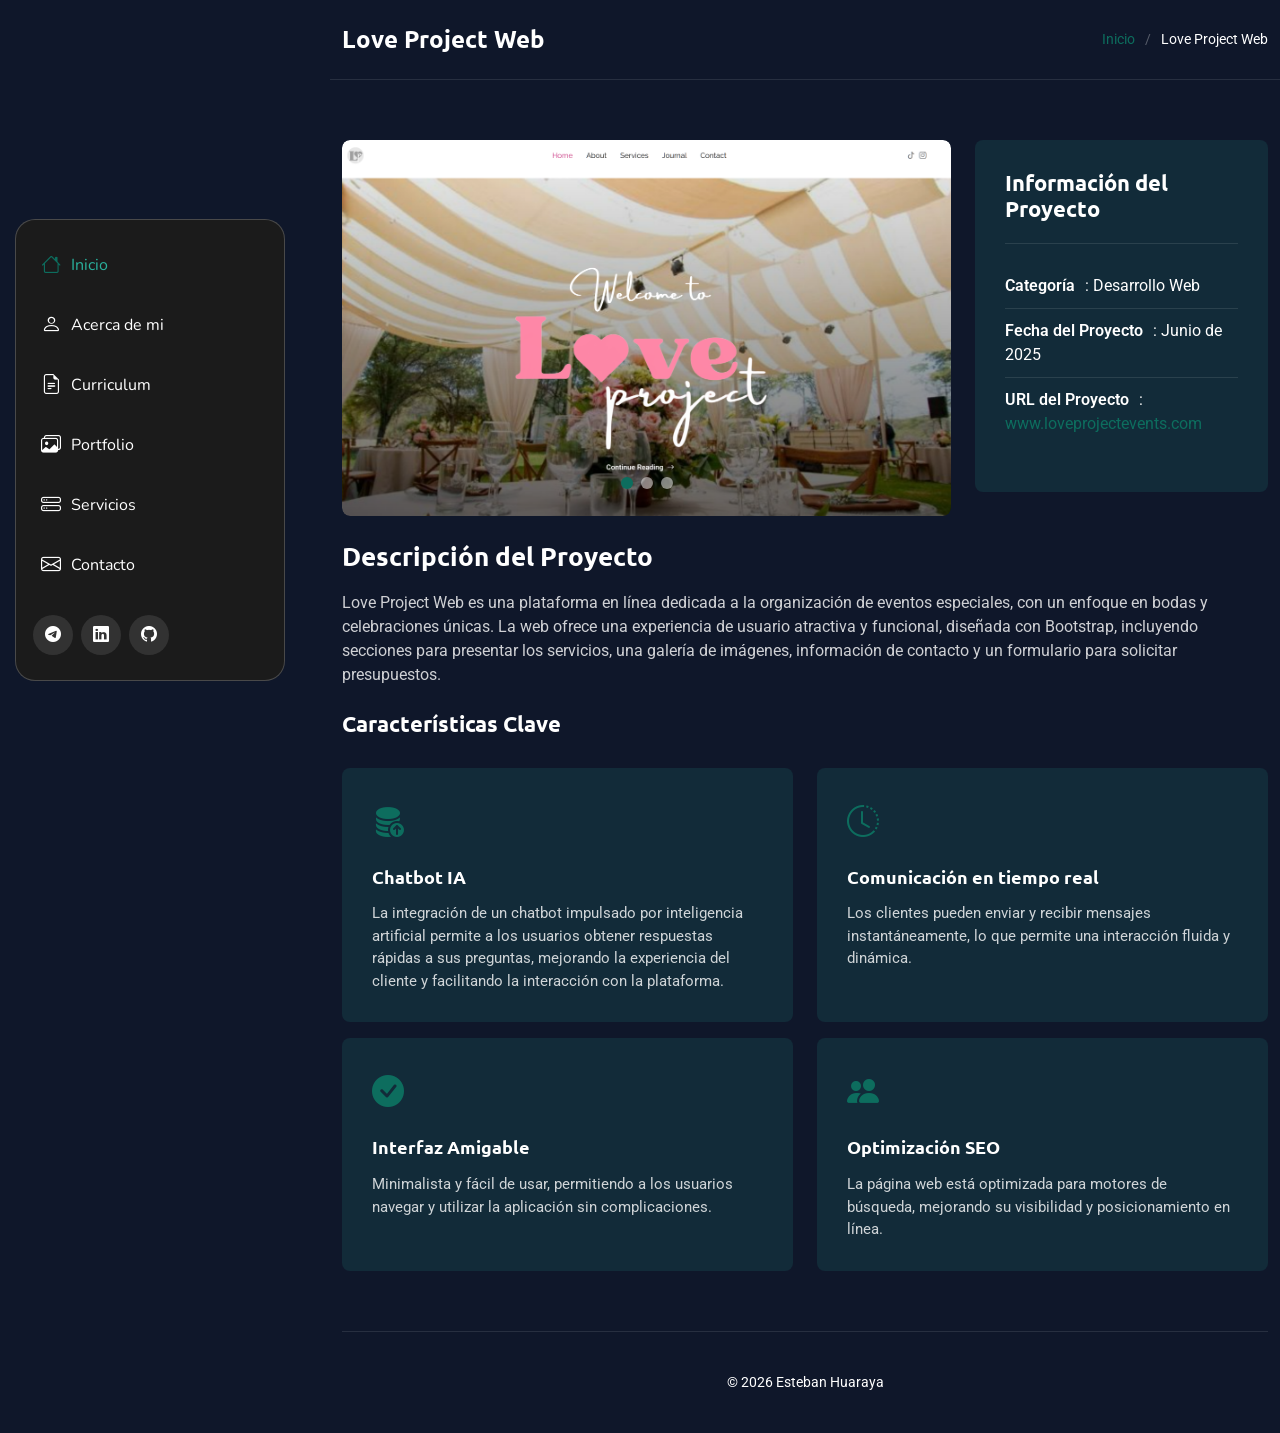
<file: portfolio-details-p7.html>
<!DOCTYPE html>
<html lang="en">

<head>
  <meta charset="utf-8">
  <meta content="width=device-width, initial-scale=1.0" name="viewport">
  <title>Detalles de Portfolio</title>
  <meta name="description" content="">
  <meta name="keywords" content="">

  <!-- Favicons -->
  <link href="assets/img/maletin.png" rel="icon">


  <!-- Fonts -->
  <link href="https://fonts.googleapis.com" rel="preconnect">
  <link href="https://fonts.gstatic.com" rel="preconnect" crossorigin>
  <link href="https://fonts.googleapis.com/css2?family=Roboto:ital,wght@0,100;0,300;0,400;0,500;0,700;0,900;1,100;1,300;1,400;1,500;1,700;1,900&family=Ubuntu:ital,wght@0,300;0,400;0,500;0,700;1,300;1,400;1,500;1,700&family=Nunito:ital,wght@0,200;0,300;0,400;0,500;0,600;0,700;0,800;0,900;1,200;1,300;1,400;1,500;1,600;1,700;1,800;1,900&display=swap" rel="stylesheet">

  <!-- Vendor CSS Files -->
  <link href="assets/vendor/bootstrap/css/bootstrap.min.css" rel="stylesheet">
  <link href="assets/vendor/bootstrap-icons/bootstrap-icons.css" rel="stylesheet">
  <link href="assets/vendor/aos/aos.css" rel="stylesheet">
  <link href="assets/vendor/glightbox/css/glightbox.min.css" rel="stylesheet">
  <link href="assets/vendor/swiper/swiper-bundle.min.css" rel="stylesheet">

  <!-- Main CSS File -->
  <link href="assets/css/main.css" rel="stylesheet">

  <!-- =======================================================
  * Template Name: SnapFolio
  * Template URL: https://bootstrapmade.com/snapfolio-bootstrap-portfolio-template/
  * Updated: Jun 13 2025 with Bootstrap v5.3.6
  * Author: BootstrapMade.com
  * License: https://bootstrapmade.com/license/
  ======================================================== -->
</head>

<body class="portfolio-details-page">

<header id="header" class="header dark-background d-flex flex-column justify-content-center">
    <i class="header-toggle d-xl-none bi bi-list"></i>

    <div class="header-container d-flex flex-column align-items-start">
      <nav id="navmenu" class="navmenu">
        <ul>
          <li><a href="index.html" class="active"><i class="bi bi-house navicon"></i>Inicio</a></li>
          <li><a href="index.html#about"><i class="bi bi-person navicon"></i> Acerca de mi</a></li>
          <li><a href="index.html#resume"><i class="bi bi-file-earmark-text navicon"></i> Curriculum</a></li>
          <li><a href="index.html#portfolio"><i class="bi bi-images navicon"></i> Portfolio</a></li>
          <li><a href="index.html#services"><i class="bi bi-hdd-stack navicon"></i> Servicios</a></li>
          <li><a href="index.html#contact"><i class="bi bi-envelope navicon"></i> Contacto</a></li>
        </ul>
      </nav>

      <div class="social-links text-center">
        <a href="#" target="_blank"class="google-plus"><i class="bi bi-telegram"></i></a>
        <a href="https://www.linkedin.com/in/esteban-huaraya-begazo-536882278" target="_blank"class="linkedin"><i class="bi bi-linkedin"></i></a>
        <a href="https://github.com/EstebanHB98/ServerChat.git" target="_blank" class="github"><i class="bi bi-github"></i></a>
      </div>

    </div>

  </header>

  <main class="main">
      
    <!-- Page Title -->
    <div class="page-title dark-background">
      <div class="container d-lg-flex justify-content-between align-items-center">
        <h1 class="mb-2 mb-lg-0">Love Project Web</h1>
        <nav class="breadcrumbs">
          <ol>
            <li><a href="index.html">Inicio</a></li>
            <li class="current">Love Project Web</li>
          </ol>
        </nav>
      </div>
    </div><!-- End Page Title -->

    <!-- Portfolio Details Section -->
    <section id="portfolio-details" class="portfolio-details section">

      <div class="container" data-aos="fade-up" data-aos-delay="100">

        <div class="row gy-4">

          <div class="col-lg-8">
            <div class="portfolio-details-slider swiper init-swiper">

              <script type="application/json" class="swiper-config">
                {
                  "loop": true,
                  "speed": 600,
                  "autoplay": {
                    "delay": 5000
                  },
                  "slidesPerView": "auto",
                  "pagination": {
                    "el": ".swiper-pagination",
                    "type": "bullets",
                    "clickable": true
                  }
                }
              </script>

              <div class="swiper-wrapper align-items-center">

                <div class="swiper-slide">
                  <img src="assets/img/portfolio/lp_portfolio.png" alt="Portfolio Image" class="img-fluid" loading="lazy">
                </div>

                <div class="swiper-slide">
                  <img src="assets/img/portfolio/lp_portfolio1.png" alt="Portfolio Image" class="img-fluid" loading="lazy">
                </div>

                <div class="swiper-slide">
                  <img src="assets/img/portfolio/lp_portfolio2.png" alt="Portfolio Image" class="img-fluid" loading="lazy">
                </div>

              </div>
              <div class="swiper-pagination"></div>
            </div>
          </div>

          <div class="col-lg-4">
            <div class="portfolio-info" data-aos="fade-left" data-aos-delay="200">
              <h3>Información del Proyecto</h3>
              <ul>
                <li><strong>Categoría</strong>: Desarrollo Web</li>
                <li><strong>Fecha del Proyecto</strong>: Junio de 2025</li>
                <li><strong>URL del Proyecto</strong>: <a href="https://loveprojectevents.com" target="_blank">www.loveprojectevents.com</a></li>
              </ul>
            </div>
          </div>

          <div class="col-lg-12">
            <div class="portfolio-description" data-aos="fade-up" data-aos-delay="300">
              <h2>Descripción del Proyecto</h2>
              <p>
                Love Project Web es una plataforma en línea dedicada a la organización de eventos especiales, con un enfoque en bodas y celebraciones únicas. La web ofrece una experiencia de usuario atractiva y funcional, diseñada con Bootstrap, incluyendo secciones para presentar los servicios, una galería de imágenes, información de contacto y un formulario para solicitar presupuestos.
              </p>
          

              <div class="features mt-4">
                <h3>Características Clave</h3>
                <div class="row gy-3">
                  <div class="col-md-6">
                    <div class="feature-item" data-aos="fade-up" data-aos-delay="700">
                      <i class="bi bi-database-fill-up"></i>
                      <h4>Chatbot IA</h4>
                      <p>
                        La integración de un chatbot impulsado por inteligencia artificial permite a los usuarios obtener respuestas rápidas a sus preguntas, mejorando la experiencia del cliente y facilitando la interacción con la plataforma.              
                      </p>
                    </div>
                  </div>

                  <div class="col-md-6">
                    <div class="feature-item" data-aos="fade-up" data-aos-delay="400">
                      <i class="bi bi-clock-history"></i>
                      <h4>Comunicación en tiempo real</h4>
                      <p>Los clientes pueden enviar y recibir mensajes instantáneamente, lo que permite una interacción fluida y dinámica.</p>
                    </div>
                  </div>

                  <div class="col-md-6">
                    <div class="feature-item" data-aos="fade-up" data-aos-delay="500">
                      <i class="bi bi-check-circle-fill"></i>
                      <h4>Interfaz Amigable</h4>
                      <p>Minimalista y fácil de usar, permitiendo a los usuarios navegar y utilizar la aplicación sin complicaciones.</p>
                    </div>
                  </div>

                  <div class="col-md-6">
                    <div class="feature-item" data-aos="fade-up" data-aos-delay="600">
                      <i class="bi bi-people-fill"></i>
                      <h4>Optimización SEO</h4>
                      <p>
                        La página web está optimizada para motores de búsqueda, mejorando su visibilidad y posicionamiento en línea.
                      </p>
                    </div>
                  </div>

                  
                </div>
              </div>
            </div>
          </div>

        </div>

      </div>

    </section><!-- /Portfolio Details Section -->

  </main>

  <footer id="footer" class="footer position-relative">

    <div class="container">
      <div class="copyright text-center ">
        <p>© <span>2026</span> <span>Esteban Huaraya</span></p>
      </div>
    </div>

  </footer>

  <!-- Scroll Top -->
  <a href="#" id="scroll-top" class="scroll-top d-flex align-items-center justify-content-center"><i class="bi bi-arrow-up-short"></i></a>

  <!-- Preloader -->
  <div id="preloader"></div>

  <!-- Vendor JS Files -->
  <script src="assets/vendor/bootstrap/js/bootstrap.bundle.min.js"></script>
  <script src="assets/vendor/php-email-form/validate.js"></script>
  <script src="assets/vendor/aos/aos.js"></script>
  <script src="assets/vendor/typed.js/typed.umd.js"></script>
  <script src="assets/vendor/purecounter/purecounter_vanilla.js"></script>
  <script src="assets/vendor/waypoints/noframework.waypoints.js"></script>
  <script src="assets/vendor/isotope-layout/isotope.pkgd.min.js"></script>
  <script src="assets/vendor/imagesloaded/imagesloaded.pkgd.min.js"></script>
  <script src="assets/vendor/glightbox/js/glightbox.min.js"></script>
  <script src="assets/vendor/swiper/swiper-bundle.min.js"></script>

  <!-- Main JS File -->
  <script src="assets/js/main.js"></script>

</body>

</html>
</file>
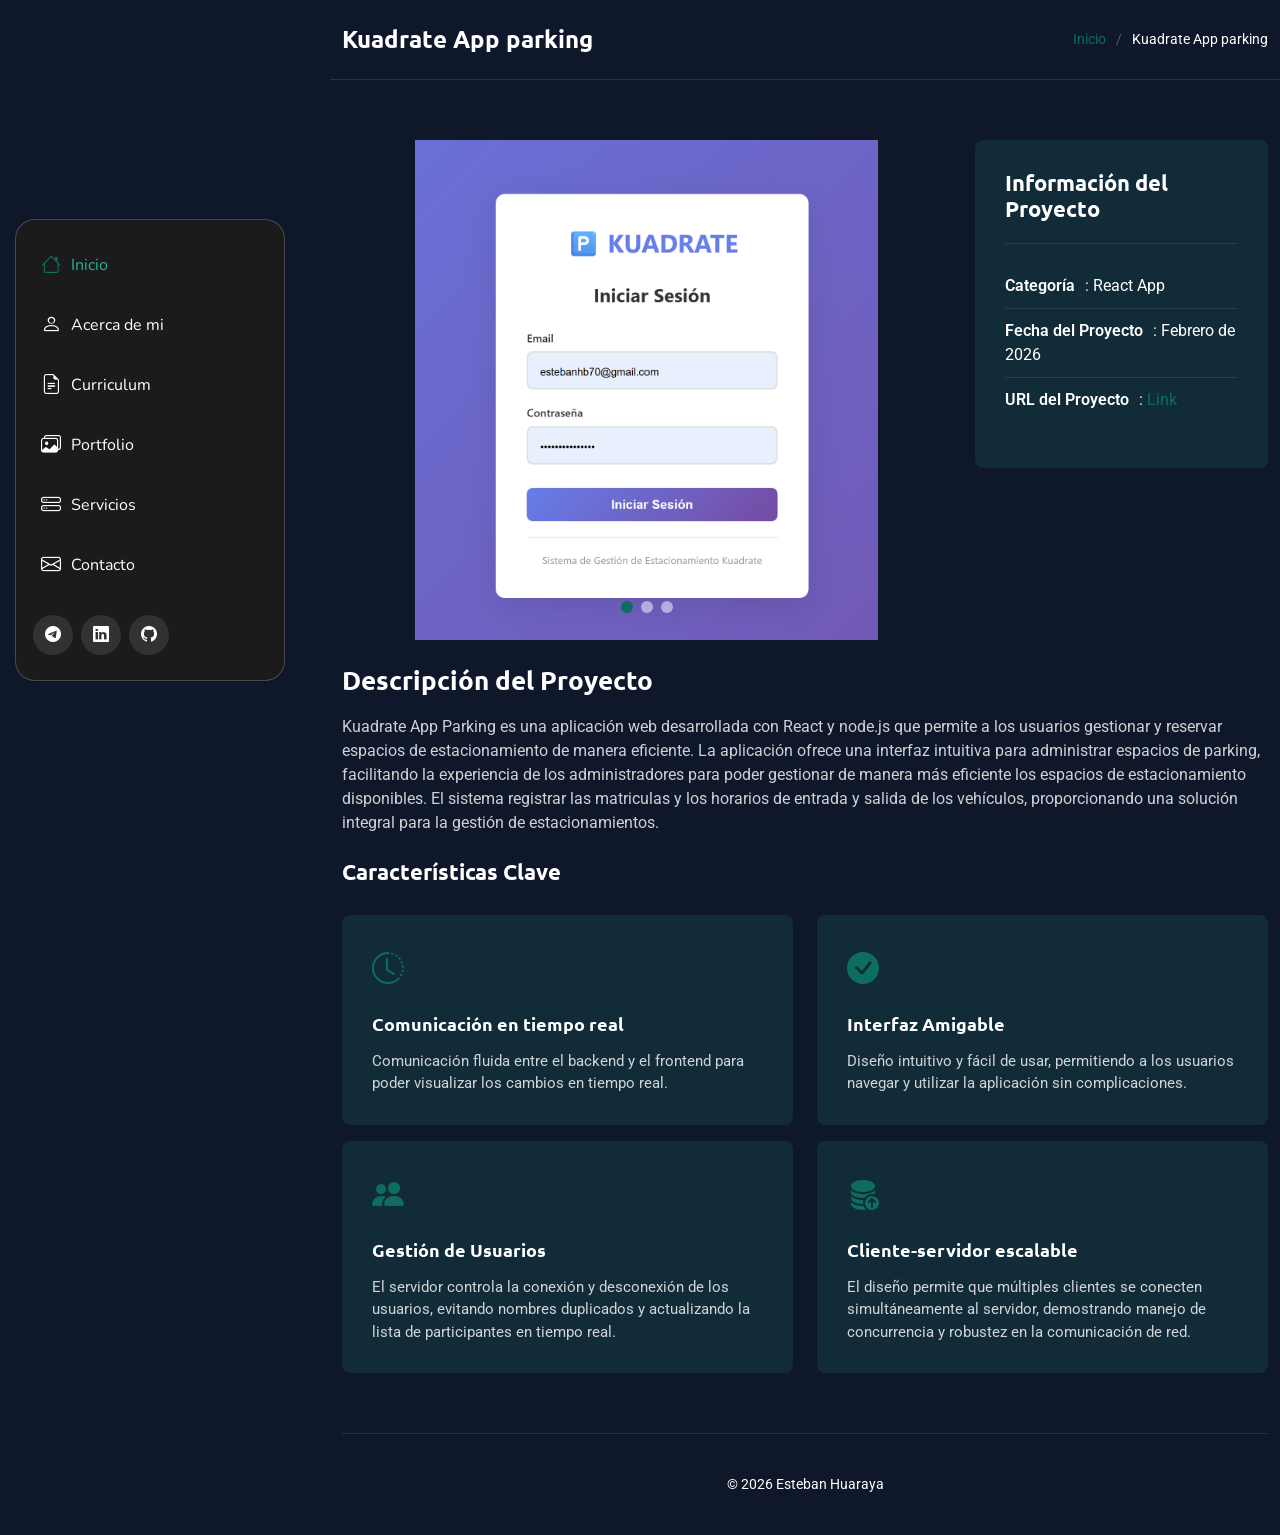
<file: portfolio-details-p8.html>
<!DOCTYPE html>
<html lang="en">

<head>
  <meta charset="utf-8">
  <meta content="width=device-width, initial-scale=1.0" name="viewport">
  <title>Detalles de Portfolio</title>
  <meta name="description" content="">
  <meta name="keywords" content="">

  <!-- Favicons -->
  <link href="assets/img/maletin.png" rel="icon">


  <!-- Fonts -->
  <link href="https://fonts.googleapis.com" rel="preconnect">
  <link href="https://fonts.gstatic.com" rel="preconnect" crossorigin>
  <link href="https://fonts.googleapis.com/css2?family=Roboto:ital,wght@0,100;0,300;0,400;0,500;0,700;0,900;1,100;1,300;1,400;1,500;1,700;1,900&family=Ubuntu:ital,wght@0,300;0,400;0,500;0,700;1,300;1,400;1,500;1,700&family=Nunito:ital,wght@0,200;0,300;0,400;0,500;0,600;0,700;0,800;0,900;1,200;1,300;1,400;1,500;1,600;1,700;1,800;1,900&display=swap" rel="stylesheet">

  <!-- Vendor CSS Files -->
  <link href="assets/vendor/bootstrap/css/bootstrap.min.css" rel="stylesheet">
  <link href="assets/vendor/bootstrap-icons/bootstrap-icons.css" rel="stylesheet">
  <link href="assets/vendor/aos/aos.css" rel="stylesheet">
  <link href="assets/vendor/glightbox/css/glightbox.min.css" rel="stylesheet">
  <link href="assets/vendor/swiper/swiper-bundle.min.css" rel="stylesheet">

  <!-- Main CSS File -->
  <link href="assets/css/main.css" rel="stylesheet">

</head>

<body class="portfolio-details-page">

<header id="header" class="header dark-background d-flex flex-column justify-content-center">
    <i class="header-toggle d-xl-none bi bi-list"></i>

    <div class="header-container d-flex flex-column align-items-start">
      <nav id="navmenu" class="navmenu">
        <ul>
          <li><a href="index.html" class="active"><i class="bi bi-house navicon"></i>Inicio</a></li>
          <li><a href="index.html#about"><i class="bi bi-person navicon"></i> Acerca de mi</a></li>
          <li><a href="index.html#resume"><i class="bi bi-file-earmark-text navicon"></i> Curriculum</a></li>
          <li><a href="index.html#portfolio"><i class="bi bi-images navicon"></i> Portfolio</a></li>
          <li><a href="index.html#services"><i class="bi bi-hdd-stack navicon"></i> Servicios</a></li>
          <li><a href="index.html#contact"><i class="bi bi-envelope navicon"></i> Contacto</a></li>
        </ul>
      </nav>

      <div class="social-links text-center">
        <a href="#" target="_blank"class="google-plus"><i class="bi bi-telegram"></i></a>
        <a href="https://www.linkedin.com/in/esteban-huaraya-begazo-536882278" target="_blank"class="linkedin"><i class="bi bi-linkedin"></i></a>
        <a href="https://github.com/EstebanHB98/ServerChat.git" target="_blank" class="github"><i class="bi bi-github"></i></a>
      </div>

    </div>
  </header>

  <main class="main">
      
    <!-- Page Title -->
    <div class="page-title dark-background">
      <div class="container d-lg-flex justify-content-between align-items-center">
        <h1 class="mb-2 mb-lg-0">Kuadrate App parking</h1>
        <nav class="breadcrumbs">
          <ol>
            <li><a href="index.html">Inicio</a></li>
            <li class="current">Kuadrate App parking</li>
          </ol>
        </nav>
      </div>
    </div><!-- End Page Title -->

    <!-- Portfolio Details Section -->
    <section id="portfolio-details" class="portfolio-details section">

      <div class="container" data-aos="fade-up" data-aos-delay="100">

        <div class="row gy-4">

          <div class="col-lg-8">
            <div class="portfolio-details-slider swiper init-swiper">

              <script type="application/json" class="swiper-config">
                {
                  "loop": true,
                  "speed": 600,
                  "autoplay": {
                    "delay": 5000
                  },
                  "slidesPerView": "auto",
                  "pagination": {
                    "el": ".swiper-pagination",
                    "type": "bullets",
                    "clickable": true
                  }
                }
              </script>

              <div class="swiper-wrapper align-items-center">

                <div class="swiper-slide">
                  <img src="assets/img/portfolio/kt_portfolio.png" alt="Portfolio Image" class="img-fluid" loading="lazy">
                </div>

                <div class="swiper-slide">
                  <img src="assets/img/portfolio/kt_portfolio1.png" alt="Portfolio Image" class="img-fluid" loading="lazy">
                </div>

                <div class="swiper-slide">
                  <img src="assets/img/portfolio/kt_portfolio2.png" alt="Portfolio Image" class="img-fluid" loading="lazy">
                </div>

              </div>
              <div class="swiper-pagination"></div>
            </div>
          </div>

          <div class="col-lg-4">
            <div class="portfolio-info" data-aos="fade-left" data-aos-delay="200">
              <h3>Información del Proyecto</h3>
              <ul>
                <li><strong>Categoría</strong>: React App</li>
                <li><strong>Fecha del Proyecto</strong>: Febrero de 2026</li>
                <li><strong>URL del Proyecto</strong>: <a href="" target="_blank">Link</a></li>
              </ul>
            </div>
          </div>

          <div class="col-lg-12">
            <div class="portfolio-description" data-aos="fade-up" data-aos-delay="300">
              <h2>Descripción del Proyecto</h2>
              <p>
                Kuadrate App Parking es una aplicación web desarrollada con React y node.js que permite a los usuarios gestionar y reservar espacios de estacionamiento de manera eficiente. La aplicación ofrece una interfaz intuitiva para administrar espacios de parking, facilitando la experiencia de los administradores para poder gestionar de manera más eficiente los espacios de estacionamiento disponibles. El sistema registrar las matriculas y los horarios de entrada y salida de los vehículos, proporcionando una solución integral para la gestión de estacionamientos.
              </p>
          

              <div class="features mt-4">
                <h3>Características Clave</h3>
                <div class="row gy-3">
                  <div class="col-md-6">
                    <div class="feature-item" data-aos="fade-up" data-aos-delay="400">
                      <i class="bi bi-clock-history"></i>
                      <h4>Comunicación en tiempo real</h4>
                      <p>Comunicación fluida entre el backend y el frontend para poder visualizar los cambios en tiempo real.</p>
                    </div>
                  </div>

                  <div class="col-md-6">
                    <div class="feature-item" data-aos="fade-up" data-aos-delay="500">
                      <i class="bi bi-check-circle-fill"></i>
                      <h4>Interfaz Amigable</h4>
                      <p>Diseño intuitivo y fácil de usar, permitiendo a los usuarios navegar y utilizar la aplicación sin complicaciones.</p>
                    </div>
                  </div>

                  <div class="col-md-6">
                    <div class="feature-item" data-aos="fade-up" data-aos-delay="600">
                      <i class="bi bi-people-fill"></i>
                      <h4>Gestión de Usuarios</h4>
                      <p>El servidor controla la conexión y desconexión de los usuarios, evitando nombres duplicados y actualizando la lista de participantes en tiempo real.</p>
                    </div>
                  </div>

                  <div class="col-md-6">
                    <div class="feature-item" data-aos="fade-up" data-aos-delay="700">
                      <i class="bi bi-database-fill-up"></i>
                      <h4>Cliente-servidor escalable</h4>
                      <p>El diseño permite que múltiples clientes se conecten simultáneamente al servidor, demostrando manejo de concurrencia y robustez en la comunicación de red.</p>
                    </div>
                  </div>
                </div>
              </div>
            </div>
          </div>

        </div>

      </div>

    </section><!-- /Portfolio Details Section -->

  </main>

  <footer id="footer" class="footer position-relative">

    <div class="container">
      <div class="copyright text-center ">
        <p>© <span>2026</span> <span>Esteban Huaraya</span></p>
      </div>
    </div>

  </footer>

  <!-- Scroll Top -->
  <a href="#" id="scroll-top" class="scroll-top d-flex align-items-center justify-content-center"><i class="bi bi-arrow-up-short"></i></a>

  <!-- Preloader -->
  <div id="preloader"></div>

  <!-- Vendor JS Files -->
  <script src="assets/vendor/bootstrap/js/bootstrap.bundle.min.js"></script>
  <script src="assets/vendor/php-email-form/validate.js"></script>
  <script src="assets/vendor/aos/aos.js"></script>
  <script src="assets/vendor/typed.js/typed.umd.js"></script>
  <script src="assets/vendor/purecounter/purecounter_vanilla.js"></script>
  <script src="assets/vendor/waypoints/noframework.waypoints.js"></script>
  <script src="assets/vendor/isotope-layout/isotope.pkgd.min.js"></script>
  <script src="assets/vendor/imagesloaded/imagesloaded.pkgd.min.js"></script>
  <script src="assets/vendor/glightbox/js/glightbox.min.js"></script>
  <script src="assets/vendor/swiper/swiper-bundle.min.js"></script>

  <!-- Main JS File -->
  <script src="assets/js/main.js"></script>

</body>

</html>
</file>
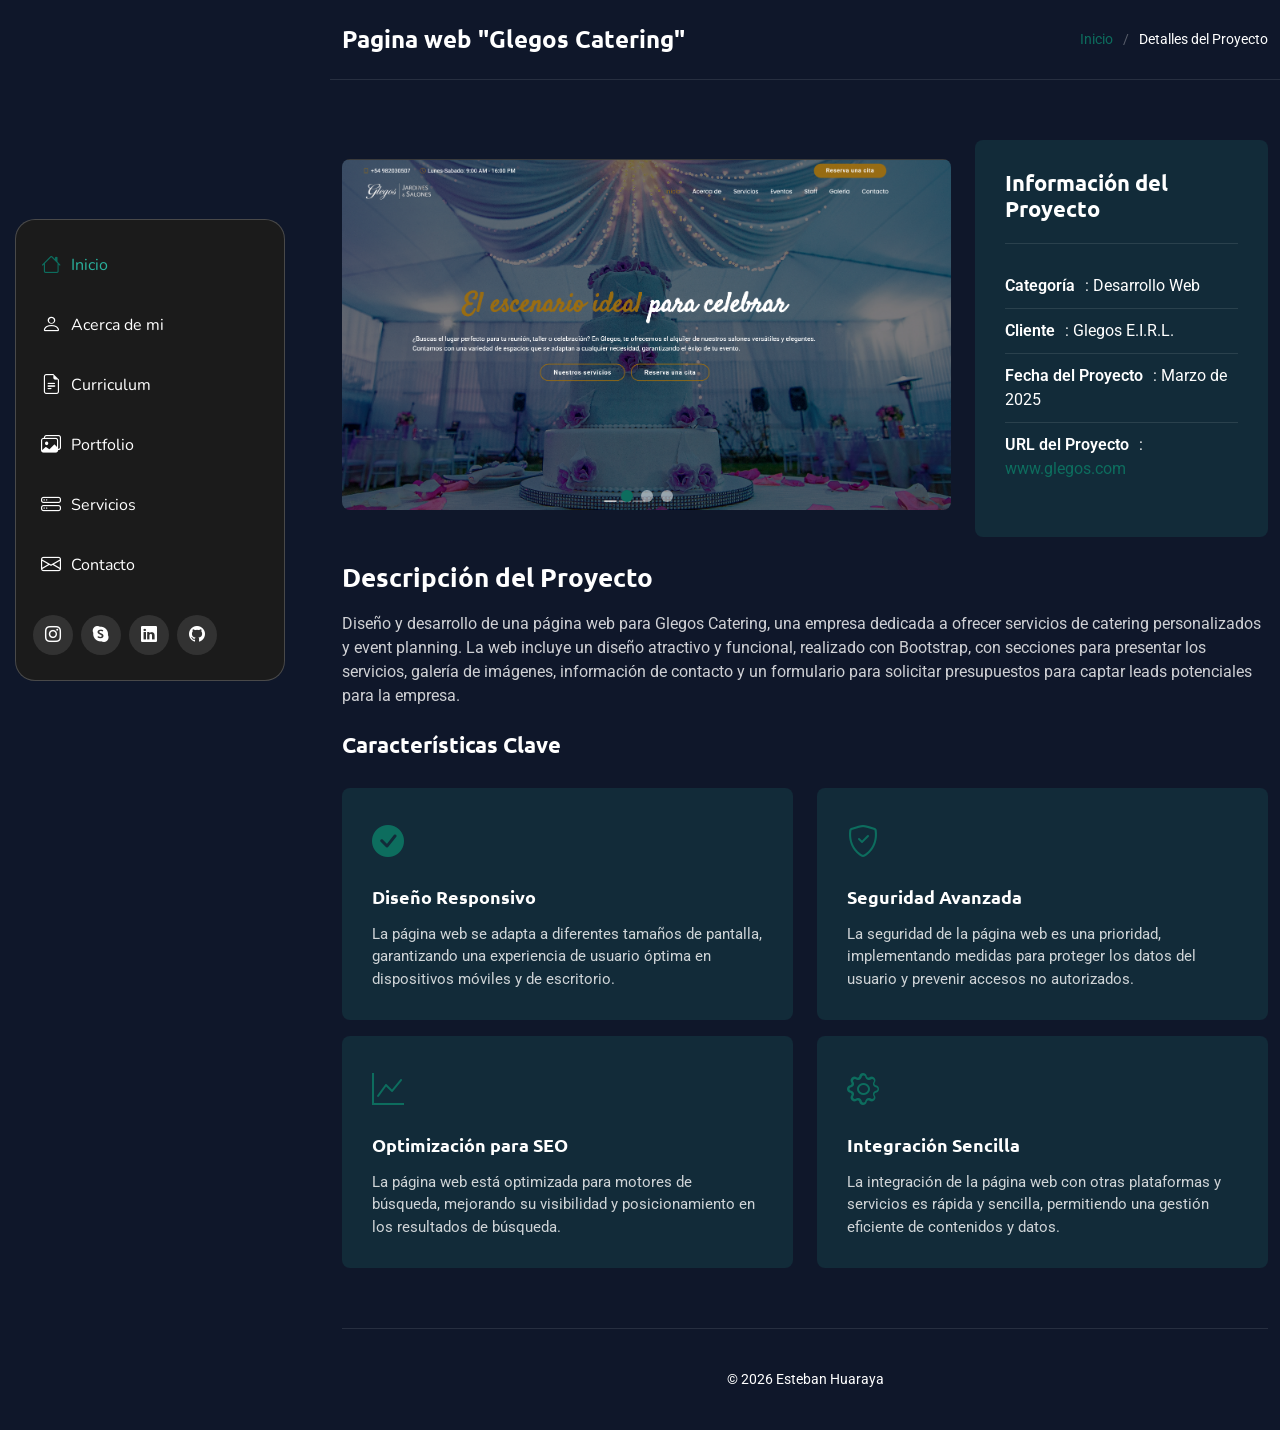
<file: portfolio-details.html>
<!DOCTYPE html>
<html lang="en">

<head>
  <meta charset="utf-8">
  <meta content="width=device-width, initial-scale=1.0" name="viewport">
  <title>Portfolio</title>
  <meta name="description" content="">
  <meta name="keywords" content="">

  <!-- Favicons -->
  <link href="assets/img/maletin.png" rel="icon">

  <!-- Fonts -->
  <link href="https://fonts.googleapis.com" rel="preconnect">
  <link href="https://fonts.gstatic.com" rel="preconnect" crossorigin>
  <link href="https://fonts.googleapis.com/css2?family=Roboto:ital,wght@0,100;0,300;0,400;0,500;0,700;0,900;1,100;1,300;1,400;1,500;1,700;1,900&family=Ubuntu:ital,wght@0,300;0,400;0,500;0,700;1,300;1,400;1,500;1,700&family=Nunito:ital,wght@0,200;0,300;0,400;0,500;0,600;0,700;0,800;0,900;1,200;1,300;1,400;1,500;1,600;1,700;1,800;1,900&display=swap" rel="stylesheet">

  <!-- Vendor CSS Files -->
  <link href="assets/vendor/bootstrap/css/bootstrap.min.css" rel="stylesheet">
  <link href="assets/vendor/bootstrap-icons/bootstrap-icons.css" rel="stylesheet">
  <link href="assets/vendor/aos/aos.css" rel="stylesheet">
  <link href="assets/vendor/glightbox/css/glightbox.min.css" rel="stylesheet">
  <link href="assets/vendor/swiper/swiper-bundle.min.css" rel="stylesheet">

  <!-- Main CSS File -->
  <link href="assets/css/main.css" rel="stylesheet">


</head>

<body class="portfolio-details-page">

<header id="header" class="header dark-background d-flex flex-column justify-content-center">
    <i class="header-toggle d-xl-none bi bi-list"></i>

    <div class="header-container d-flex flex-column align-items-start">
      <nav id="navmenu" class="navmenu">
        <ul>
          <li><a href="index.html" class="active"><i class="bi bi-house navicon"></i>Inicio</a></li>
          <li><a href="index.html#about"><i class="bi bi-person navicon"></i> Acerca de mi</a></li>
          <li><a href="index.html#resume"><i class="bi bi-file-earmark-text navicon"></i> Curriculum</a></li>
          <li><a href="index.html#portfolio"><i class="bi bi-images navicon"></i> Portfolio</a></li>
          <li><a href="index.html#services"><i class="bi bi-hdd-stack navicon"></i> Servicios</a></li>
          <li><a href="index.html#contact"><i class="bi bi-envelope navicon"></i> Contacto</a></li>
        </ul>
      </nav>

      <div class="social-links text-center">
        <a href="#" class="instagram"><i class="bi bi-instagram"></i></a>
        <a href="#" class="google-plus"><i class="bi bi-skype"></i></a>
        <a href="#" class="linkedin"><i class="bi bi-linkedin"></i></a>
        <a href="#" class="github"><i class="bi bi-github"></i></a>
      </div>

    </div>

  </header>

  <main class="main">
      
    <!-- Page Title -->
    <div class="page-title dark-background">
      <div class="container d-lg-flex justify-content-between align-items-center">
        <h1 class="mb-2 mb-lg-0">Pagina web "Glegos Catering"</h1>
        <nav class="breadcrumbs">
          <ol>
            <li><a href="index.html">Inicio</a></li>
            <li class="current">Detalles del Proyecto</li>
          </ol>
        </nav>
      </div>
    </div><!-- End Page Title -->

    <!-- Portfolio Details Section -->
    <section id="portfolio-details" class="portfolio-details section">

      <div class="container" data-aos="fade-up" data-aos-delay="100">

        <div class="row gy-4">

          <div class="col-lg-8">
            <div class="portfolio-details-slider swiper init-swiper">

              <script type="application/json" class="swiper-config">
                {
                  "loop": true,
                  "speed": 600,
                  "autoplay": {
                    "delay": 5000
                  },
                  "slidesPerView": "auto",
                  "pagination": {
                    "el": ".swiper-pagination",
                    "type": "bullets",
                    "clickable": true
                  }
                }

              </script>

              <div class="swiper-wrapper align-items-center">

                <div class="swiper-slide">
                  <img src="assets/img/portfolio/Gle_portfolio.png" alt="Portfolio Image" class="img-fluid" loading="lazy">
                </div>

                <div class="swiper-slide">
                  <img src="assets/img/portfolio/Gle_portfolio1.png" alt="Portfolio Image" class="img-fluid" loading="lazy">
                </div>

                <div class="swiper-slide">
                  <img src="assets/img/portfolio/Gle_portfolio2.png" alt="Portfolio Image" class="img-fluid" loading="lazy">
                </div>

              </div>
              <div class="swiper-pagination"></div>
            </div>
          </div>

          <div class="col-lg-4">
            <div class="portfolio-info" data-aos="fade-left" data-aos-delay="200">
              <h3>Información del Proyecto</h3>
              <ul>
                <li><strong>Categoría</strong>: Desarrollo Web</li>
                <li><strong>Cliente</strong>: Glegos E.I.R.L.</li>
                <li><strong>Fecha del Proyecto</strong>: Marzo de 2025</li>
                <li><strong>URL del Proyecto</strong>: <a href="https://glegos.com" target="_blank">www.glegos.com</a></li>
              </ul>
            </div>
          </div>

          <div class="col-lg-12">
            <div class="portfolio-description" data-aos="fade-up" data-aos-delay="300">
              <h2>Descripción del Proyecto</h2>
              <p>
                Diseño y desarrollo de una página web para Glegos Catering, una empresa dedicada a ofrecer servicios de catering personalizados y event planning. La web incluye un diseño atractivo y funcional, realizado con Bootstrap, con secciones para presentar los servicios, galería de imágenes, información de contacto y un formulario para solicitar presupuestos para captar leads potenciales para la empresa.
              </p>
              

              <div class="features mt-4">
                <h3>Características Clave</h3>
                <div class="row gy-3">
                  <div class="col-md-6">
                    <div class="feature-item" data-aos="fade-up" data-aos-delay="400">
                      <i class="bi bi-check-circle-fill"></i>
                      <h4>Diseño Responsivo</h4>
                      <p>La página web se adapta a diferentes tamaños de pantalla, garantizando una experiencia de usuario óptima en dispositivos móviles y de escritorio.</p>
                    </div>
                  </div>

                  <div class="col-md-6">
                    <div class="feature-item" data-aos="fade-up" data-aos-delay="500">
                      <i class="bi bi-shield-check"></i>
                      <h4>Seguridad Avanzada</h4>
                      <p>La seguridad de la página web es una prioridad, implementando medidas para proteger los datos del usuario y prevenir accesos no autorizados.</p>
                    </div>
                  </div>

                  <div class="col-md-6">
                    <div class="feature-item" data-aos="fade-up" data-aos-delay="600">
                      <i class="bi bi-graph-up"></i>
                      <h4>Optimización para SEO</h4>
                      <p>La página web está optimizada para motores de búsqueda, mejorando su visibilidad y posicionamiento en los resultados de búsqueda.</p>
                    </div>
                  </div>

                  <div class="col-md-6">
                    <div class="feature-item" data-aos="fade-up" data-aos-delay="700">
                      <i class="bi bi-gear"></i>
                      <h4>Integración Sencilla</h4>
                      <p>La integración de la página web con otras plataformas y servicios es rápida y sencilla, permitiendo una gestión eficiente de contenidos y datos.</p>
                    </div>
                  </div>
                </div>
              </div>
            </div>
          </div>

        </div>

      </div>

    </section><!-- /Portfolio Details Section -->

  </main>

  <footer id="footer" class="footer position-relative">

    <div class="container">
      <div class="copyright text-center ">
        <p>© <span>2026</span> <span>Esteban Huaraya</span></p>
      </div>
    </div>

  </footer>

  <!-- Scroll Top -->
  <a href="#" id="scroll-top" class="scroll-top d-flex align-items-center justify-content-center"><i class="bi bi-arrow-up-short"></i></a>

  <!-- Preloader -->
  <div id="preloader"></div>

  <!-- Vendor JS Files -->
  <script src="assets/vendor/bootstrap/js/bootstrap.bundle.min.js"></script>
  <script src="assets/vendor/php-email-form/validate.js"></script>
  <script src="assets/vendor/aos/aos.js"></script>
  <script src="assets/vendor/typed.js/typed.umd.js"></script>
  <script src="assets/vendor/purecounter/purecounter_vanilla.js"></script>
  <script src="assets/vendor/waypoints/noframework.waypoints.js"></script>
  <script src="assets/vendor/isotope-layout/isotope.pkgd.min.js"></script>
  <script src="assets/vendor/imagesloaded/imagesloaded.pkgd.min.js"></script>
  <script src="assets/vendor/glightbox/js/glightbox.min.js"></script>
  <script src="assets/vendor/swiper/swiper-bundle.min.js"></script>

  <!-- Main JS File -->
  <script src="assets/js/main.js"></script>

</body>

</html>
</file>
<file: assets/css/main.css>
:root {
  --default-font: "Roboto",  system-ui, -apple-system, "Segoe UI", Roboto, "Helvetica Neue", Arial, "Noto Sans", "Liberation Sans", sans-serif, "Apple Color Emoji", "Segoe UI Emoji", "Segoe UI Symbol", "Noto Color Emoji";
  --heading-font: "Ubuntu",  sans-serif;
  --nav-font: "Nunito",  sans-serif;
}

/* Global Colors - The following color variables are used throughout the website. Updating them here will change the color scheme of the entire website */
:root { 
  --background-color: #0f172a; /* Background color for the entire website, including individual sections */
  --default-color: #ffffff; /* Default color used for the majority of the text content across the entire website */
  --heading-color: #ffffff; /* Color for headings, subheadings and title throughout the website */
  --accent-color: #0d6d5e; /* Accent color that represents your brand on the website. It's used for buttons, links, and other elements that need to stand out */
  --surface-color: #122b39; /* The surface color is used as a background of boxed elements within sections, such as cards, icon boxes, or other elements that require a visual separation from the global background. */
  --contrast-color: #ffffff; /* Contrast color for text, ensuring readability against backgrounds of accent, heading, or default colors. */
}

/* Nav Menu Colors - The following color variables are used specifically for the navigation menu. They are separate from the global colors to allow for more customization options */
:root {
  --nav-color: #ffffff;  /* The default color of the main navmenu links */
  --nav-hover-color: #2ab09c; /* Applied to main navmenu links when they are hovered over or active */
  --nav-mobile-background-color: #393939; /* Used as the background color for mobile navigation menu */
  --nav-dropdown-background-color: #393939; /* Used as the background color for dropdown items that appear when hovering over primary navigation items */
  --nav-dropdown-color: #ffffff; /* Used for navigation links of the dropdown items in the navigation menu. */
  --nav-dropdown-hover-color: #5ce5d1; /* Similar to --nav-hover-color, this color is applied to dropdown navigation links when they are hovered over. */
}

/* Color Presets - These classes override global colors when applied to any section or element, providing reuse of the sam color scheme. */

.light-background {
  --background-color: #2c2c2c;
  --surface-color: #323232;
}

.dark-background {
  --background-color: #040b14;
  --default-color: #ffffff;
  --heading-color: #ffffff;
  --surface-color: #151f2b;
  --contrast-color: #ffffff;
}

/* Smooth scroll */
:root {
  scroll-behavior: smooth;
}

/*--------------------------------------------------------------
# General Styling & Shared Classes
--------------------------------------------------------------*/
body {
  color: var(--default-color);
  background-color: var(--background-color);
  font-family: var(--default-font);
}

a {
  color: var(--accent-color);
  text-decoration: none;
  transition: 0.3s;
}

a:hover {
  color: color-mix(in srgb, var(--accent-color), transparent 25%);
  text-decoration: none;
}

h1,
h2,
h3,
h4,
h5,
h6 {
  color: var(--heading-color);
  font-family: var(--heading-font);
}

/* PHP Email Form Messages
------------------------------*/
.php-email-form .error-message {
  display: none;
  background: #df1529;
  color: #ffffff;
  text-align: left;
  padding: 15px;
  margin-bottom: 24px;
  font-weight: 600;
}

.php-email-form .sent-message {
  display: none;
  color: #ffffff;
  background: #059652;
  text-align: center;
  padding: 15px;
  margin-bottom: 24px;
  font-weight: 600;
}

.php-email-form .loading {
  display: none;
  background: var(--surface-color);
  text-align: center;
  padding: 15px;
  margin-bottom: 24px;
}

.php-email-form .loading:before {
  content: "";
  display: inline-block;
  border-radius: 50%;
  width: 24px;
  height: 24px;
  margin: 0 10px -6px 0;
  border: 3px solid var(--accent-color);
  border-top-color: var(--surface-color);
  animation: php-email-form-loading 1s linear infinite;
}

@keyframes php-email-form-loading {
  0% {
    transform: rotate(0deg);
  }

  100% {
    transform: rotate(360deg);
  }
}

/*--------------------------------------------------------------
# Global Header
--------------------------------------------------------------*/
.header {
  --background-color: #1b1b1b;
  color: var(--default-color);
  position: fixed;
  top: 0;
  left: 0;
  bottom: 0;
  padding: 0 15px;
  width: 300px;
  transition: all ease-in-out 0.3s;
  overflow-y: auto;
  z-index: 997;
}

.header .header-container {
  border-radius: 20px;
  padding: 15px;
  background-color: var(--background-color);
  border: 1px solid color-mix(in srgb, var(--default-color), transparent 80%);
}

.header .social-links {
  margin: 0 0 10px 0;
}

.header .social-links a {
  font-size: 16px;
  display: inline-flex;
  align-items: center;
  justify-content: center;
  background: color-mix(in srgb, var(--default-color), transparent 90%);
  color: var(--default-color);
  margin: 0 2px;
  border-radius: 50%;
  text-align: center;
  width: 40px;
  height: 40px;
  transition: 0.3s;
}

.header .social-links a:hover {
  color: var(--contrast-color);
  background: var(--accent-color);
}

@media (min-width: 1200px) {

  .header~main,
  .header~#footer {
    margin-left: 330px;
  }
}

@media (max-width: 1199px) {
  .header {
    left: -100%;
  }
}

.header.header-show {
  left: 0;
}

.header .header-toggle {
  color: var(--contrast-color);
  background-color: var(--accent-color);
  font-size: 22px;
  display: flex;
  align-items: center;
  justify-content: center;
  width: 40px;
  height: 40px;
  border-radius: 50%;
  cursor: pointer;
  position: fixed;
  top: 15px;
  right: 15px;
  z-index: 9999;
  transition: background-color 0.3s;
}

.header .header-toggle:hover {
  color: var(--contrast-color);
  background-color: color-mix(in srgb, var(--accent-color) 90%, white 15%);
}

/*--------------------------------------------------------------
# Navigation Menu
--------------------------------------------------------------*/
.mobile-nav-toggle {
  display: none;
}

.navmenu {
  padding: 0;
  z-index: 9997;
  width: 100%;
}

.navmenu ul {
  list-style: none;
  padding: 0 0 20px 0;
  margin: 0;
}

.navmenu a,
.navmenu a:focus {
  color: var(--nav-color);
  padding: 15px 10px;
  font-family: var(--nav-font);
  font-size: 16px;
  font-weight: 400;
  display: flex;
  align-items: center;
  white-space: nowrap;
  transition: 0.3s;
  width: 100%;
}

.navmenu a .navicon,
.navmenu a:focus .navicon {
  font-size: 20px;
  margin-right: 10px;
}

.navmenu a .toggle-dropdown,
.navmenu a:focus .toggle-dropdown {
  font-size: 12px;
  line-height: 0;
  margin-left: auto;
  width: 30px;
  height: 30px;
  display: flex;
  align-items: center;
  justify-content: center;
  border-radius: 50%;
  transition: 0.3s;
  flex-shrink: 0;
  background-color: color-mix(in srgb, var(--accent-color), transparent 90%);
}

.navmenu a .toggle-dropdown:hover,
.navmenu a:focus .toggle-dropdown:hover {
  background-color: var(--accent-color);
  color: var(--contrast-color);
}

.navmenu a:hover,
.navmenu .active,
.navmenu .active:focus {
  color: var(--nav-hover-color);
}

.navmenu a:hover .navicon,
.navmenu .active .navicon,
.navmenu .active:focus .navicon {
  color: var(--accent-color);
}

.navmenu .active .toggle-dropdown,
.navmenu .active:focus .toggle-dropdown {
  background-color: var(--accent-color);
  color: var(--contrast-color);
  transform: rotate(180deg);
}

.navmenu .dropdown {
  display: block;
}

.navmenu .dropdown a,
.navmenu .dropdown a:focus {
  color: --nav-dropdown-color;
}

.navmenu .dropdown a:hover,
.navmenu .dropdown .active,
.navmenu .dropdown .active:focus {
  color: var(--nav-dropdown-hover-color);
}

.navmenu .dropdown ul {
  position: static;
  display: none;
  z-index: 99;
  padding: 5px 10px;
  margin: 5px 10px;
  background-color: var(--nav-dropdown-background-color);
  border: 1px solid color-mix(in srgb, var(--default-color), transparent 90%);
  box-shadow: none;
  transition: all 0.5s ease-in-out;
}

.navmenu .dropdown ul ul {
  background-color: rgba(33, 37, 41, 0.1);
}

.navmenu .dropdown>.dropdown-active {
  display: block;
  background-color: rgba(33, 37, 41, 0.03);
}

/*--------------------------------------------------------------
# Global Footer
--------------------------------------------------------------*/
.footer {
  color: var(--default-color);
  background-color: var(--background-color);
  font-size: 14px;
  padding: 0 0 40px 0;
  position: relative;
}

.footer .copyright {
  padding-top: 40px;
  border-top: 1px solid color-mix(in srgb, var(--default-color), transparent 90%);
}

.footer .copyright p {
  margin-bottom: 0;
}

.footer .credits {
  margin-top: 4px;
  font-size: 13px;
  text-align: center;
}

/*--------------------------------------------------------------
# Preloader
--------------------------------------------------------------*/
#preloader {
  position: fixed;
  inset: 0;
  z-index: 999999;
  overflow: hidden;
  background: var(--background-color);
  transition: all 0.6s ease-out;
}

#preloader:before {
  content: "";
  position: fixed;
  top: calc(50% - 30px);
  left: calc(50% - 30px);
  border: 6px solid #ffffff;
  border-color: var(--accent-color) transparent var(--accent-color) transparent;
  border-radius: 50%;
  width: 60px;
  height: 60px;
  animation: animate-preloader 1.5s linear infinite;
}

@keyframes animate-preloader {
  0% {
    transform: rotate(0deg);
  }

  100% {
    transform: rotate(360deg);
  }
}

/*--------------------------------------------------------------
# Scroll Top Button
--------------------------------------------------------------*/
.scroll-top {
  position: fixed;
  visibility: hidden;
  opacity: 0;
  right: 15px;
  bottom: -15px;
  z-index: 99999;
  background-color: var(--accent-color);
  width: 44px;
  height: 44px;
  border-radius: 50px;
  transition: all 0.4s;
}

.scroll-top i {
  font-size: 24px;
  color: var(--contrast-color);
  line-height: 0;
}

.scroll-top:hover {
  background-color: color-mix(in srgb, var(--accent-color), transparent 20%);
  color: var(--contrast-color);
}

.scroll-top.active {
  visibility: visible;
  opacity: 1;
  bottom: 15px;
}

/*--------------------------------------------------------------
# Disable aos animation delay on mobile devices
--------------------------------------------------------------*/
@media screen and (max-width: 768px) {
  [data-aos-delay] {
    transition-delay: 0 !important;
  }
}

/*--------------------------------------------------------------
# Global Page Titles & Breadcrumbs
--------------------------------------------------------------*/
.page-title {
  color: var(--default-color);
  padding: 25px 0 0 0;
  position: relative;
}

.page-title .container {
  border-bottom: 1px solid color-mix(in srgb, var(--default-color), transparent 90%);
  padding-bottom: 25px;
}

.page-title h1 {
  font-size: 24px;
  font-weight: 700;
}

.page-title .breadcrumbs ol {
  display: flex;
  flex-wrap: wrap;
  list-style: none;
  padding: 0;
  margin: 0;
  font-size: 14px;
  font-weight: 400;
}

.page-title .breadcrumbs ol li+li {
  padding-left: 10px;
}

.page-title .breadcrumbs ol li+li::before {
  content: "/";
  display: inline-block;
  padding-right: 10px;
  color: color-mix(in srgb, var(--default-color), transparent 70%);
}

/*--------------------------------------------------------------
# Global Sections
--------------------------------------------------------------*/
section,
.section {
  color: var(--default-color);
  background-color: var(--background-color);
  padding: 60px 0;
  overflow: clip;
}

/*--------------------------------------------------------------
# Global Section Titles
--------------------------------------------------------------*/
.section-title {
  text-align: center;
  padding-bottom: 60px;
  position: relative;
}

.section-title h2 {
  font-size: 32px;
  font-weight: 700;
  position: relative;
}

.section-title h2:before,
.section-title h2:after {
  content: "";
  width: 50px;
  height: 2px;
  background: var(--accent-color);
  display: inline-block;
}

.section-title h2:before {
  margin: 0 15px 10px 0;
}

.section-title h2:after {
  margin: 0 0 10px 15px;
}

.section-title p {
  margin-bottom: 0;
}

/*--------------------------------------------------------------
# Hero Section
--------------------------------------------------------------*/
.hero {
  min-height: 100vh;
  position: relative;
  overflow: hidden;
  display: flex;
  align-items: center;
}

.hero .background-elements {
  position: absolute;
  top: 0;
  left: 0;
  width: 100%;
  height: 100%;
  z-index: 1;
  overflow: hidden;
}

.hero .background-elements .bg-circle {
  position: absolute;
  border-radius: 50%;
  background: linear-gradient(45deg, color-mix(in srgb, var(--accent-color), transparent 90%), color-mix(in srgb, var(--accent-color), transparent 95%));
  animation: float 6s ease-in-out infinite;
}

.hero .background-elements .bg-circle.circle-1 {
  width: 300px;
  height: 300px;
  top: 10%;
  right: 10%;
  animation-delay: 0s;
}

.hero .background-elements .bg-circle.circle-2 {
  width: 200px;
  height: 200px;
  bottom: 20%;
  left: 5%;
  animation-delay: 2s;
}

.hero .hero-content {
  position: relative;
  width: 100%;
  z-index: 2;
}

.hero .container {
  position: relative;
  z-index: 3;
}

.hero .hero-text h1 {
  font-size: 72px;
  font-weight: 800;
  line-height: 1.1;
  margin-bottom: 15px;
  color: var(--heading-color);
}

.hero .hero-text h1 .accent-text {
  color: var(--accent-color);
  position: relative;
}

.hero .hero-text h1 .accent-text::after {
  content: "";
  position: absolute;
  bottom: -5px;
  left: 0;
  width: 100%;
  height: 3px;
  background: linear-gradient(90deg, var(--accent-color), color-mix(in srgb, var(--accent-color), transparent 50%));
}

.hero .hero-text h2 {
  font-size: 32px;
  font-weight: 600;
  color: var(--heading-color);
  margin-bottom: 10px;
}

.hero .hero-text .lead {
  font-size: 24px;
  margin-bottom: 20px;
  color: var(--default-color);
}

.hero .hero-text .lead span {
  color: var(--accent-color);
  font-weight: 600;
  border-bottom: 2px solid var(--accent-color);
  padding-bottom: 2px;
}

.hero .hero-text .description {
  font-size: 18px;
  line-height: 1.6;
  color: color-mix(in srgb, var(--default-color), transparent 20%);
  margin-bottom: 40px;
  max-width: 500px;
}

.hero .hero-actions {
  display: flex;
  gap: 20px;
  margin-bottom: 40px;
  flex-wrap: wrap;
}

.hero .hero-actions .btn {
  padding: 14px 30px;
  font-size: 16px;
  font-weight: 600;
  border-radius: 50px;
  text-decoration: none;
  transition: all 0.3s ease;
  border: 2px solid;
}

.hero .hero-actions .btn.btn-primary {
  background-color: var(--accent-color);
  color: var(--contrast-color);
  border-color: var(--accent-color);
}

.hero .hero-actions .btn.btn-primary:hover {
  background-color: color-mix(in srgb, var(--accent-color), black 10%);
  transform: translateY(-2px);
  box-shadow: 0 8px 25px color-mix(in srgb, var(--accent-color), transparent 70%);
}

.hero .hero-actions .btn.btn-outline {
  background-color: transparent;
  color: var(--accent-color);
  border-color: var(--accent-color);
}

.hero .hero-actions .btn.btn-outline:hover {
  background-color: var(--accent-color);
  color: var(--contrast-color);
  transform: translateY(-2px);
}

.hero .social-links {
  display: flex;
  gap: 20px;
}

.hero .social-links a {
  width: 50px;
  height: 50px;
  display: flex;
  align-items: center;
  justify-content: center;
  background-color: var(--surface-color);
  color: color-mix(in srgb, var(--default-color), transparent 40%);
  border-radius: 50%;
  font-size: 20px;
  transition: all 0.3s ease;
}

.hero .social-links a:hover {
  color: var(--contrast-color);
  background-color: var(--accent-color);
  transform: translateY(-3px);
  box-shadow: 0 8px 25px color-mix(in srgb, var(--accent-color), transparent 70%);
}

.hero .hero-visual {
  display: flex;
  justify-content: center;
  align-items: center;
  height: 100%;
}

.hero .hero-visual .profile-container {
  position: relative;
  width: 400px;
  height: 400px;
}

.hero .hero-visual .profile-container .profile-background {
  position: absolute;
  top: 20px;
  left: 20px;
  width: 100%;
  height: 100%;
  background: linear-gradient(135deg, var(--accent-color), color-mix(in srgb, var(--accent-color), var(--heading-color) 30%));
  border-radius: 30px;
  z-index: 1;
}

.hero .hero-visual .profile-container .profile-image {
  position: relative;
  width: 100%;
  height: 100%;
  object-fit: cover;
  border-radius: 30px;
  z-index: 2;
  box-shadow: 0 20px 40px color-mix(in srgb, var(--default-color), transparent 85%);
}

.hero .hero-visual .profile-container .floating-elements .floating-icon {
  position: absolute;
  width: 60px;
  height: 60px;
  background-color: var(--surface-color);
  border-radius: 50%;
  display: flex;
  align-items: center;
  justify-content: center;
  font-size: 24px;
  color: var(--accent-color);
  box-shadow: 0 8px 25px color-mix(in srgb, var(--default-color), transparent 85%);
  animation: floatIcon 4s ease-in-out infinite;
}

.hero .hero-visual .profile-container .floating-elements .floating-icon.icon-1 {
  top: -10px;
  right: 50px;
  animation-delay: 0s;
}

.hero .hero-visual .profile-container .floating-elements .floating-icon.icon-2 {
  bottom: 80px;
  right: -20px;
  animation-delay: 1s;
}

.hero .hero-visual .profile-container .floating-elements .floating-icon.icon-3 {
  bottom: -10px;
  left: 50px;
  animation-delay: 2s;
}

.hero .hero-visual .profile-container .floating-elements .floating-icon.icon-4 {
  top: 100px;
  left: -20px;
  animation-delay: 3s;
}

@keyframes float {

  0%,
  100% {
    transform: translateY(0px);
  }

  50% {
    transform: translateY(-20px);
  }
}

@keyframes floatIcon {

  0%,
  100% {
    transform: translateY(0px) rotate(0deg);
  }

  50% {
    transform: translateY(-10px) rotate(5deg);
  }
}

@media (max-width: 992px) {
  .hero .hero-text {
    text-align: center;
    margin-bottom: 50px;
  }

  .hero .hero-text h1 {
    font-size: 56px;
  }

  .hero .hero-text h2 {
    font-size: 28px;
  }

  .hero .hero-text .lead {
    font-size: 20px;
  }

  .hero .hero-visual .profile-container {
    width: 350px;
    height: 350px;
  }
}

@media (max-width: 768px) {
  .hero .hero-text h1 {
    font-size: 42px;
  }

  .hero .hero-text h2 {
    font-size: 24px;
  }

  .hero .hero-text .lead {
    font-size: 18px;
  }

  .hero .hero-text .description {
    font-size: 16px;
  }

  .hero .hero-actions {
    justify-content: center;
  }

  .hero .hero-actions .btn {
    padding: 12px 25px;
    font-size: 14px;
  }

  .hero .hero-visual .profile-container {
    width: 300px;
    height: 300px;
  }

  .hero .hero-visual .profile-container .floating-elements .floating-icon {
    width: 50px;
    height: 50px;
    font-size: 20px;
  }

  .hero .background-elements .bg-circle.circle-1 {
    width: 200px;
    height: 200px;
  }

  .hero .background-elements .bg-circle.circle-2 {
    width: 150px;
    height: 150px;
  }

  .hero .background-elements .bg-circle.circle-3 {
    width: 100px;
    height: 100px;
  }
}

/*--------------------------------------------------------------
# About Section
--------------------------------------------------------------*/
.about .profile-card {
  background: linear-gradient(135deg, var(--surface-color) 0%, color-mix(in srgb, var(--surface-color), var(--accent-color) 5%) 100%);
  border-radius: 2rem;
  padding: 2.5rem;
  text-align: center;
  box-shadow: 0 20px 40px rgba(0, 0, 0, 0.08);
  border: 1px solid color-mix(in srgb, var(--accent-color), transparent 90%);
  position: relative;
  overflow: hidden;
}

.about .profile-card::before {
  content: "";
  position: absolute;
  top: 0;
  left: 0;
  right: 0;
  height: 4px;
  background: linear-gradient(90deg, var(--accent-color), color-mix(in srgb, var(--accent-color), var(--heading-color) 30%));
}

@media (max-width: 991px) {
  .about .profile-card {
    margin-bottom: 3rem;
  }
}

.about .profile-header {
  position: relative;
  margin-bottom: 2rem;
}

.about .profile-header .profile-image {
  width: 160px;
  height: 160px;
  margin: 0 auto 1.5rem;
  border-radius: 50%;
  overflow: hidden;
  border: 4px solid var(--accent-color);
  box-shadow: 0 10px 30px rgba(0, 0, 0, 0.15);
}

.about .profile-header .profile-image img {
  width: 100%;
  height: 100%;
  object-fit: cover;
}

.about .profile-header .profile-badge {
  position: absolute;
  bottom: 20px;
  right: calc(50% - 65px);
  width: 32px;
  height: 32px;
  background-color: var(--accent-color);
  border-radius: 50%;
  display: flex;
  align-items: center;
  justify-content: center;
  border: 3px solid var(--surface-color);
}

.about .profile-header .profile-badge i {
  color: var(--contrast-color);
  font-size: 14px;
}

.about .profile-content h3 {
  font-size: 1.5rem;
  font-weight: 700;
  margin-bottom: 0.5rem;
  color: var(--heading-color);
}

.about .profile-content .profession {
  color: var(--accent-color);
  font-weight: 500;
  margin-bottom: 2rem;
}

.about .contact-links {
  display: flex;
  flex-direction: column;
  gap: 1rem;
}

.about .contact-links .contact-item {
  display: flex;
  align-items: center;
  gap: 0.75rem;
  padding: 0.75rem 1rem;
  background-color: color-mix(in srgb, var(--surface-color), var(--background-color) 50%);
  border-radius: 0.75rem;
  text-decoration: none;
  color: var(--default-color);
  transition: all 0.3s;
  border: 1px solid color-mix(in srgb, var(--default-color), transparent 90%);
}

.about .contact-links .contact-item:hover {
  background-color: var(--accent-color);
  color: var(--contrast-color);
  transform: translateY(-2px);
  box-shadow: 0 5px 20px color-mix(in srgb, var(--accent-color), transparent 70%);
}

.about .contact-links .contact-item i {
  font-size: 1rem;
  width: 18px;
}

.about .about-content {
  padding-left: 3rem;
}

@media (max-width: 991px) {
  .about .about-content {
    padding-left: 0;
  }
}

.about .about-content .section-header {
  margin-bottom: 2rem;
}

.about .about-content .section-header .badge-text {
  display: inline-block;
  background: linear-gradient(135deg, var(--accent-color), color-mix(in srgb, var(--accent-color), var(--heading-color) 20%));
  color: var(--contrast-color);
  padding: 0.5rem 1.5rem;
  border-radius: 2rem;
  font-size: 0.875rem;
  font-weight: 600;
  letter-spacing: 0.5px;
  margin-bottom: 1.5rem;
}

.about .about-content .section-header h2 {
  font-size: 2.25rem;
  font-weight: 700;
  line-height: 1.3;
  margin: 0;
}

@media (max-width: 768px) {
  .about .about-content .section-header h2 {
    font-size: 1.875rem;
  }
}

.about .about-content .description {
  margin-bottom: 2.5rem;
}

.about .about-content .description p {
  font-size: 1.1rem;
  line-height: 1.7;
  color: color-mix(in srgb, var(--default-color), transparent 20%);
  margin-bottom: 1.5rem;
}

.about .about-content .description p:last-child {
  margin-bottom: 0;
}

.about .stats-grid {
  display: grid;
  grid-template-columns: repeat(3, 1fr);
  gap: 2rem;
  margin-bottom: 2.5rem;
  padding: 2rem;
  background-color: var(--surface-color);
  border-radius: 1.5rem;
  box-shadow: 0 10px 30px rgba(0, 0, 0, 0.05);
}

@media (max-width: 768px) {
  .about .stats-grid {
    grid-template-columns: 1fr;
    gap: 1.5rem;
    text-align: center;
  }
}

.about .stats-grid .stat-item {
  text-align: center;
}

.about .stats-grid .stat-item .stat-number {
  font-size: 2rem;
  font-weight: 700;
  color: var(--accent-color);
  display: block;
  margin-bottom: 0.5rem;
}

.about .stats-grid .stat-item .stat-label {
  font-size: 0.875rem;
  color: color-mix(in srgb, var(--default-color), transparent 40%);
  font-weight: 500;
}

.about .details-grid {
  margin-bottom: 2.5rem;
}

.about .details-grid .detail-row {
  display: grid;
  grid-template-columns: 1fr 1fr;
  gap: 2rem;
  margin-bottom: 1.5rem;
}

@media (max-width: 768px) {
  .about .details-grid .detail-row {
    grid-template-columns: 1fr;
    gap: 1rem;
  }
}

.about .details-grid .detail-row:last-child {
  margin-bottom: 0;
}

.about .details-grid .detail-item .detail-label {
  display: block;
  font-size: 0.875rem;
  color: color-mix(in srgb, var(--default-color), transparent 50%);
  margin-bottom: 0.5rem;
  font-weight: 500;
}

.about .details-grid .detail-item .detail-value {
  display: block;
  font-weight: 600;
  color: var(--heading-color);
  font-size: 1rem;
}

.about .cta-section {
  display: flex;
  gap: 1rem;
  flex-wrap: wrap;
}

.about .cta-section .btn {
  padding: 0.875rem 2rem;
  border-radius: 0.75rem;
  font-weight: 600;
  text-decoration: none;
  transition: all 0.3s;
  display: inline-flex;
  align-items: center;
  gap: 0.5rem;
  border: 2px solid transparent;
}

.about .cta-section .btn.btn-primary {
  background-color: var(--accent-color);
  color: var(--contrast-color);
}

.about .cta-section .btn.btn-primary:hover {
  background-color: color-mix(in srgb, var(--accent-color), black 15%);
  transform: translateY(-2px);
  box-shadow: 0 10px 30px color-mix(in srgb, var(--accent-color), transparent 60%);
}

.about .cta-section .btn.btn-outline {
  background-color: transparent;
  color: var(--default-color);
  border-color: color-mix(in srgb, var(--default-color), transparent 70%);
}

.about .cta-section .btn.btn-outline:hover {
  border-color: var(--accent-color);
  transform: translateY(-2px);
}

/*--------------------------------------------------------------
# Stats Section
--------------------------------------------------------------*/
.stats .stats-wrapper {
  display: grid;
  grid-template-columns: repeat(4, 1fr);
  gap: 20px;
}

@media (max-width: 992px) {
  .stats .stats-wrapper {
    grid-template-columns: repeat(2, 1fr);
  }
}

@media (max-width: 576px) {
  .stats .stats-wrapper {
    grid-template-columns: 1fr;
  }
}

.stats .stats-item {
  background: linear-gradient(135deg, color-mix(in srgb, var(--surface-color), transparent 5%), var(--surface-color));
  border-radius: 15px;
  padding: 40px 20px;
  text-align: center;
  position: relative;
  transition: transform 0.3s ease, box-shadow 0.3s ease;
  box-shadow: 0 10px 30px rgba(0, 0, 0, 0.05);
  overflow: hidden;
}

.stats .stats-item:hover {
  transform: translateY(-10px);
  box-shadow: 0 15px 35px rgba(0, 0, 0, 0.1);
}

.stats .stats-item:hover .icon-wrapper {
  transform: scale(1.1);
}

.stats .stats-item:nth-child(1) .icon-wrapper {
  background-color: color-mix(in srgb, var(--accent-color), transparent 85%);
}

.stats .stats-item:nth-child(1) .icon-wrapper i {
  color: color-mix(in srgb, var(--accent-color), transparent 10%);
}

.stats .stats-item:nth-child(2) .icon-wrapper {
  background-color: color-mix(in srgb, #ff7e00, transparent 85%);
}

.stats .stats-item:nth-child(2) .icon-wrapper i {
  color: color-mix(in srgb, #ff7e00, transparent 10%);
}

.stats .stats-item:nth-child(3) .icon-wrapper {
  background-color: color-mix(in srgb, #00c875, transparent 85%);
}

.stats .stats-item:nth-child(3) .icon-wrapper i {
  color: color-mix(in srgb, #00c875, transparent 10%);
}

.stats .stats-item:nth-child(4) .icon-wrapper {
  background-color: color-mix(in srgb, #e83e8c, transparent 85%);
}

.stats .stats-item:nth-child(4) .icon-wrapper i {
  color: color-mix(in srgb, #e83e8c, transparent 10%);
}

.stats .stats-item .icon-wrapper {
  width: 80px;
  height: 80px;
  border-radius: 50%;
  display: flex;
  align-items: center;
  justify-content: center;
  margin: 0 auto 20px;
  transition: transform 0.3s ease;
}

.stats .stats-item .icon-wrapper i {
  font-size: 36px;
}

.stats .stats-item span {
  display: block;
  font-size: 48px;
  font-weight: 700;
  color: var(--heading-color);
  margin-bottom: 10px;
  line-height: 1;
  font-family: var(--heading-font);
}

.stats .stats-item p {
  color: var(--default-color);
  font-size: 18px;
  margin: 0;
  font-weight: 500;
  font-family: var(--heading-font);
  opacity: 0.8;
}

/*--------------------------------------------------------------
# Skills Section
--------------------------------------------------------------*/
.skills .skills-category {
  background-color: var(--surface-color);
  padding: 30px;
  border-radius: 8px;
  box-shadow: 0 0 20px rgba(0, 0, 0, 0.05);
  height: 100%;
  transition: transform 0.3s;
}

.skills .skills-category:hover {
  transform: translateY(-5px);
}

.skills .skills-category h3 {
  font-size: 24px;
  margin-bottom: 25px;
  position: relative;
  padding-bottom: 15px;
}

.skills .skills-category h3:after {
  content: "";
  position: absolute;
  bottom: 0;
  left: 0;
  width: 50px;
  height: 2px;
  background-color: var(--accent-color);
}

.skills .skill-item {
  margin-bottom: 25px;
}

.skills .skill-item:last-child {
  margin-bottom: 0;
}

.skills .skill-item h4 {
  font-size: 16px;
  margin-bottom: 8px;
}

.skills .skill-item .skill-percentage {
  font-size: 14px;
  color: color-mix(in srgb, var(--heading-color), transparent 30%);
}

.skills .skill-item .progress {
  height: 8px;
  background-color: color-mix(in srgb, var(--accent-color), transparent 90%);
  border-radius: 20px;
  overflow: hidden;
  position: relative;
}

.skills .skill-item .progress .progress-bar {
  background-color: var(--accent-color);
  transition: width 1.5s ease-in-out;
  width: 0;
  height: 100%;
  border-radius: 20px;
}

.skills .skill-item .skill-tooltip {
  font-size: 14px;
  color: color-mix(in srgb, var(--default-color), transparent 30%);
  margin-top: 8px;
  opacity: 0;
  transform: translateY(-5px);
  transition: all 0.3s;
}

.skills .skill-item:hover .skill-tooltip {
  opacity: 1;
  transform: translateY(0);
}

.skills .skill-box {
  background-color: var(--surface-color);
  padding: 25px 20px;
  border-radius: 8px;
  text-align: center;
  transition: all 0.3s;
  height: 100%;
  position: relative;
  overflow: hidden;
  box-shadow: 0 0 15px rgba(0, 0, 0, 0.05);
}

.skills .skill-box:hover {
  transform: translateY(-5px);
}

.skills .skill-box:hover i {
  color: var(--accent-color);
  transform: scale(1.1);
}

.skills .skill-box:hover .skill-tooltip {
  opacity: 1;
  transform: translateY(0);
}

.skills .skill-box i {
  font-size: 36px;
  color: color-mix(in srgb, var(--accent-color), transparent 20%);
  margin-bottom: 15px;
  display: inline-block;
  transition: all 0.3s;
}

.skills .skill-box h4 {
  font-size: 18px;
  margin-bottom: 10px;
}

.skills .skill-box .skill-tooltip {
  font-size: 14px;
  color: color-mix(in srgb, var(--default-color), transparent 30%);
  opacity: 0;
  transform: translateY(5px);
  transition: all 0.3s;
}

@media (max-width: 991.98px) {
  .skills .skills-category {
    margin-bottom: 30px;
  }

  .skills .skills-category:last-child {
    margin-bottom: 0;
  }
}

@media (max-width: 767.98px) {
  .skills .skill-box {
    margin-bottom: 20px;
  }

  .skills .skill-box:last-child {
    margin-bottom: 0;
  }
}

/*--------------------------------------------------------------
# Resume Section
--------------------------------------------------------------*/
.resume .resume-side {
  background-color: var(--surface-color);
  padding: 2rem;
  border-radius: 10px;
  box-shadow: 0 0 20px rgba(0, 0, 0, 0.1);
  height: 100%;
}

.resume .resume-side .profile-img {
  text-align: center;
}

.resume .resume-side .profile-img img {
  width: 200px;
  height: 200px;
  object-fit: cover;
  border: 5px solid color-mix(in srgb, var(--accent-color), transparent 85%);
  border-radius: 50%;
}

.resume .resume-side h3 {
  font-size: 1.5rem;
  margin-bottom: 1rem;
  color: var(--heading-color);
  font-weight: 600;
}

.resume .resume-side .contact-info li {
  margin-bottom: 1rem;
  color: var(--default-color);
}

.resume .resume-side .contact-info li i {
  width: 25px;
  color: var(--accent-color);
  margin-right: 0.5rem;
}

.resume .resume-side .skill-item {
  margin-bottom: 1.5rem;
}

.resume .resume-side .skill-item span {
  font-size: 0.9rem;
  color: var(--default-color);
}

.resume .resume-side .skill-item .progress {
  height: 8px;
  background-color: color-mix(in srgb, var(--accent-color), transparent 90%);
  border-radius: 4px;
  margin-top: 0.5rem;
}

.resume .resume-side .skill-item .progress .progress-bar {
  background-color: var(--accent-color);
  width: 0;
  transition: width 1s ease;
}

.resume .resume-section {
  margin-bottom: 3rem;
}

.resume .resume-section h3 {
  font-size: 1.75rem;
  margin-bottom: 1.5rem;
  color: var(--heading-color);
  font-weight: 600;
}

.resume .resume-section h3 i {
  color: var(--accent-color);
}

.resume .resume-section .resume-item {
  padding-left: 1.5rem;
  border-left: 2px solid color-mix(in srgb, var(--accent-color), transparent 80%);
  margin-bottom: 2rem;
  position: relative;
}

.resume .resume-section .resume-item:before {
  content: "";
  position: absolute;
  width: 16px;
  height: 16px;
  border-radius: 50%;
  left: -9px;
  top: 0;
  background: var(--accent-color);
}

.resume .resume-section .resume-item h4 {
  font-size: 1.2rem;
  margin-bottom: 0.5rem;
  color: var(--heading-color);
  font-weight: 600;
}

.resume .resume-section .resume-item h5 {
  font-size: 1rem;
  margin-bottom: 0.5rem;
  color: var(--accent-color);
}

.resume .resume-section .resume-item .company {
  font-size: 0.95rem;
  margin-bottom: 1rem;
  color: var(--heading-color);
}

.resume .resume-section .resume-item .company i {
  margin-right: 0.5rem;
}

.resume .resume-section .resume-item ul {
  padding-left: 1.2rem;
}

.resume .resume-section .resume-item ul li {
  margin-bottom: 0.5rem;
  color: var(--default-color);
}

.resume .resume-section .resume-item p {
  color: var(--default-color);
  margin-bottom: 0;
}

@media (max-width: 991.98px) {
  .resume .resume-side {
    margin-bottom: 2rem;
  }
}

/*--------------------------------------------------------------
# Portfolio Section
--------------------------------------------------------------*/
@media (max-width: 991px) {
  .portfolio .filter-sidebar {
    margin-bottom: 30px;
  }
}

.portfolio .filters-wrapper {
  background-color: color-mix(in srgb, var(--surface-color), var(--default-color) 3%);
  padding: 30px;
  border-radius: 10px;
  box-shadow: 0 5px 25px rgba(0, 0, 0, 0.05);
}

@media (max-width: 991px) {
  .portfolio .filters-wrapper {
    padding: 20px;
  }
}

.portfolio .portfolio-filters {
  padding: 0;
  margin: 0;
  list-style: none;
  display: flex;
  flex-direction: column;
  gap: 10px;
}

@media (max-width: 991px) {
  .portfolio .portfolio-filters {
    flex-direction: row;
    flex-wrap: wrap;
    justify-content: center;
  }
}

.portfolio .portfolio-filters li {
  cursor: pointer;
  padding: 12px 20px;
  font-size: 16px;
  font-weight: 500;
  line-height: 1;
  color: var(--default-color);
  transition: all 0.3s ease-in-out;
  border-radius: 6px;
  background: transparent;
  position: relative;
  border-left: 3px solid transparent;
}

@media (max-width: 991px) {
  .portfolio .portfolio-filters li {
    padding: 8px 16px;
    border: 1px solid color-mix(in srgb, var(--accent-color), transparent 80%);
    border-left-width: 3px;
  }
}

.portfolio .portfolio-filters li:hover {
  color: var(--accent-color);
  background-color: color-mix(in srgb, var(--accent-color), transparent 90%);
  border-left-color: color-mix(in srgb, var(--accent-color), transparent 50%);
}

.portfolio .portfolio-filters li.filter-active {
  color: var(--accent-color);
  background-color: color-mix(in srgb, var(--accent-color), transparent 90%);
  border-left-color: var(--accent-color);
  font-weight: 600;
}

.portfolio .portfolio-wrap {
  transition: 0.4s;
  position: relative;
  overflow: hidden;
  border-radius: 12px;
  box-shadow: 0 5px 20px rgba(0, 0, 0, 0.08);
  height: 100%;
}

.portfolio .portfolio-wrap img {
  transition: transform 0.6s cubic-bezier(0.215, 0.61, 0.355, 1);
  width: 100%;
  height: 350px;
  object-fit: cover;
}

.portfolio .portfolio-wrap .portfolio-info {
  position: absolute;
  bottom: 0;
  left: 0;
  right: 0;
  padding: 25px;
  background: linear-gradient(to top, rgba(0, 0, 0, 0.8) 0%, rgba(0, 0, 0, 0.4) 60%, rgba(0, 0, 0, 0) 100%);
  z-index: 3;
  transition: all 0.4s cubic-bezier(0.215, 0.61, 0.355, 1);
  transform: translateY(20px);
  opacity: 0;
}

.portfolio .portfolio-wrap .portfolio-info .content {
  transition: all 0.4s cubic-bezier(0.215, 0.61, 0.355, 1);
  transform: translateY(20px);
}

.portfolio .portfolio-wrap .portfolio-info .category {
  display: inline-block;
  color: var(--accent-color);
  font-size: 14px;
  font-weight: 500;
  text-transform: uppercase;
  letter-spacing: 1px;
  margin-bottom: 8px;
}

.portfolio .portfolio-wrap .portfolio-info h4 {
  font-size: 20px;
  color: var(--contrast-color);
  font-weight: 700;
  margin-bottom: 15px;
}

.portfolio .portfolio-wrap .portfolio-info .portfolio-links {
  display: flex;
  gap: 12px;
}

.portfolio .portfolio-wrap .portfolio-info .portfolio-links a {
  color: var(--contrast-color);
  width: 40px;
  height: 40px;
  display: flex;
  align-items: center;
  justify-content: center;
  background-color: color-mix(in srgb, var(--accent-color), transparent 30%);
  border-radius: 50%;
  font-size: 18px;
  transition: 0.3s;
}

.portfolio .portfolio-wrap .portfolio-info .portfolio-links a:hover {
  background-color: var(--accent-color);
  transform: translateY(-3px);
}

.portfolio .portfolio-wrap:hover {
  transform: translateY(-5px);
}

.portfolio .portfolio-wrap:hover img {
  transform: scale(1.08);
}

.portfolio .portfolio-wrap:hover .portfolio-info {
  transform: translateY(0);
  opacity: 1;
}

.portfolio .portfolio-wrap:hover .portfolio-info .content {
  transform: translateY(0);
}

/*--------------------------------------------------------------
# Services Section
--------------------------------------------------------------*/
.services .service-header {
  margin-bottom: 60px;
}

.services .service-header .service-intro .service-heading {
  font-size: 48px;
  margin-bottom: 0;
  font-weight: 700;
  line-height: 1.2;
  color: var(--heading-color);
}

.services .service-header .service-intro .service-heading div {
  display: block;
  position: relative;
}

.services .service-header .service-intro .service-heading span {
  display: block;
  color: var(--accent-color);
}

@media (max-width: 992px) {
  .services .service-header .service-intro .service-heading {
    font-size: 36px;
  }
}

@media (max-width: 768px) {
  .services .service-header .service-intro .service-heading {
    font-size: 30px;
    margin-bottom: 20px;
  }
}

.services .service-header .service-summary p {
  margin-bottom: 25px;
  color: var(--default-color);
}

.services .service-header .service-summary .service-btn {
  display: inline-flex;
  align-items: center;
  padding: 12px 30px;
  background-color: var(--accent-color);
  color: var(--contrast-color);
  border-radius: 4px;
  font-weight: 500;
  transition: all 0.3s ease;
}

.services .service-header .service-summary .service-btn i {
  margin-left: 10px;
  transition: transform 0.3s ease;
}

.services .service-header .service-summary .service-btn:hover {
  background-color: color-mix(in srgb, var(--accent-color), transparent 15%);
  color: var(--contrast-color);
}

.services .service-header .service-summary .service-btn:hover i {
  transform: translateX(5px);
}

@media (max-width: 992px) {
  .services .service-header .service-summary {
    margin-top: 30px;
  }
}

.services .service-card {
  padding: 40px 40px 40px 40px;
  margin-bottom: 30px;
  border: 2px solid color-mix(in srgb, var(--accent-color), transparent 90%);
  transition: all 0.3s ease;
}

.services .service-card .service-icon {
  margin-bottom: 25px;
  background-color: color-mix(in srgb, var(--accent-color), transparent 90%);
  display: inline-flex;
  align-items: center;
  justify-content: center;
  border-radius: 10px;
  width: 64px;
  height: 64px;
}

.services .service-card .service-icon i {
  font-size: 32px;
  color: var(--accent-color);
  transition: all 0.3s ease;
}

.services .service-card h3 {
  font-size: 28px;
  margin-bottom: 15px;
  font-weight: 700;
}

.services .service-card h3 a {
  color: var(--heading-color);
  transition: color 0.3s ease;
}

.services .service-card h3 a span {
  display: block;
}

.services .service-card h3 a:hover {
  color: var(--accent-color);
}

.services .service-card p {
  color: var(--default-color);
  transition: color 0.3s ease;
  margin-bottom: 0;
}

.services .service-card .card-action {
  position: absolute;
  top: 0;
  right: 0;
  width: 80px;
  height: 80px;
  display: flex;
  align-items: center;
  justify-content: center;
  background-color: var(--accent-color);
  opacity: 0;
  visibility: hidden;
  transform: translateY(20px);
  transition: all 0.3s ease;
}

.services .service-card .card-action i {
  font-size: 24px;
  color: var(--contrast-color);
  transition: transform 0.3s ease;
}

.services .service-card .card-action:hover i {
  transform: rotate(45deg);
}

.services .service-card::before {
  content: "";
  position: absolute;
  top: 0;
  left: 0;
  right: 0;
  bottom: 0;
  background-color: var(--surface-color);
  clip-path: polygon(70% 0, 100% 30%, 100% 100%, 0 100%, 0 0);
  z-index: -1;
  opacity: 0;
  visibility: hidden;
  transition: all 0.3s ease;
}

.services .service-card:hover {
  border-color: transparent;
}

.services .service-card:hover::before {
  opacity: 1;
  visibility: visible;
  background-color: color-mix(in srgb, var(--accent-color), transparent 90%);
}

.services .service-card:hover h3 a {
  color: var(--accent-color);
}

.services .service-card:hover h3 a:hover {
  color: var(--accent-color);
}

.services .service-card:hover p {
  color: color-mix(in srgb, var(--default-color), transparent 20%);
}

.services .service-card:hover .card-action {
  opacity: 1;
  visibility: visible;
  transform: translateY(0);
}

.services .service-card:hover .service-icon i {
  transform: scale(1.1);
}

@media (max-width: 768px) {
  .services .service-card {
    padding: 150px 25px 25px;
  }

  .services .service-card h3 {
    font-size: 24px;
  }

  .services .service-card .service-icon {
    position: absolute;
    top: 40px;
    left: 25px;
  }
}

@media (max-width: 768px) {
  .services {
    padding: 70px 0 50px;
  }
}

/*--------------------------------------------------------------
# Testimonials Section
--------------------------------------------------------------*/
.testimonials .testimonial-masonry {
  display: grid;
  grid-template-columns: repeat(3, 1fr);
  gap: 2rem;
  position: relative;
}

.testimonials .testimonial-masonry::before {
  content: "";
  position: absolute;
  width: 100%;
  height: 100%;
  background: radial-gradient(circle at center, color-mix(in srgb, var(--accent-color), transparent 95%), transparent);
  opacity: 0.5;
  z-index: -1;
}

.testimonials .testimonial-item:nth-child(3n-1) {
  margin-top: 3rem;
}

.testimonials .testimonial-item:nth-child(3n) {
  margin-top: 1.5rem;
}

.testimonials .testimonial-item.highlight .testimonial-content {
  background-color: color-mix(in srgb, var(--accent-color), transparent 92%);
  border: 1px solid color-mix(in srgb, var(--accent-color), transparent 70%);
}

.testimonials .testimonial-item.highlight .testimonial-content .quote-pattern {
  background-color: color-mix(in srgb, var(--accent-color), transparent 85%);
}

.testimonials .testimonial-item.highlight .testimonial-content .quote-pattern i {
  color: var(--accent-color);
}

.testimonials .testimonial-content {
  background-color: var(--surface-color);
  border-radius: 20px;
  padding: 2rem;
  position: relative;
  transition: all 0.3s ease;
  border: 1px solid color-mix(in srgb, var(--default-color), transparent 92%);
}

.testimonials .testimonial-content:hover {
  transform: translateY(-5px);
}

.testimonials .testimonial-content p {
  font-size: 1rem;
  line-height: 1.7;
  margin: 1.5rem 0;
  position: relative;
}

.testimonials .quote-pattern {
  position: absolute;
  top: -1.25rem;
  left: 2rem;
  width: 2.5rem;
  height: 2.5rem;
  background-color: var(--surface-color);
  border-radius: 50%;
  display: flex;
  align-items: center;
  justify-content: center;
  border: 1px solid color-mix(in srgb, var(--default-color), transparent 92%);
}

.testimonials .quote-pattern i {
  font-size: 1.25rem;
  color: var(--accent-color);
}

.testimonials .client-info {
  display: flex;
  align-items: center;
  gap: 1rem;
  margin-top: 1.5rem;
  padding-top: 1.5rem;
  border-top: 1px solid color-mix(in srgb, var(--default-color), transparent 92%);
}

.testimonials .client-image {
  width: 50px;
  height: 50px;
  border-radius: 50%;
  overflow: hidden;
  flex-shrink: 0;
}

.testimonials .client-image img {
  width: 100%;
  height: 100%;
  object-fit: cover;
}

.testimonials .client-details h3 {
  font-size: 1.125rem;
  margin-bottom: 0.25rem;
}

.testimonials .client-details .position {
  font-size: 0.875rem;
  color: color-mix(in srgb, var(--heading-color), transparent 40%);
}

@media (max-width: 1199.98px) {
  .testimonials .testimonial-masonry {
    grid-template-columns: repeat(2, 1fr);
    gap: 1.5rem;
  }

  .testimonials .testimonial-item:nth-child(3n-1),
  .testimonials .testimonial-item:nth-child(3n) {
    margin-top: 0;
  }

  .testimonials .testimonial-item:nth-child(even) {
    margin-top: 2rem;
  }
}

@media (max-width: 767.98px) {
  .testimonials .testimonial-masonry {
    grid-template-columns: 1fr;
    gap: 2rem;
  }

  .testimonials .testimonial-item:nth-child(even) {
    margin-top: 0;
  }

  .testimonials .testimonial-content {
    padding: 1.5rem;
  }

  .testimonials .testimonial-content p {
    font-size: 0.9375rem;
    margin: 1.25rem 0;
  }

  .testimonials .quote-pattern {
    width: 2.25rem;
    height: 2.25rem;
    top: -1.125rem;
  }

  .testimonials .quote-pattern i {
    font-size: 1.125rem;
  }

  .testimonials .client-info {
    margin-top: 1.25rem;
    padding-top: 1.25rem;
  }

  .testimonials .client-image {
    width: 45px;
    height: 45px;
  }

  .testimonials .client-details h3 {
    font-size: 1rem;
  }

  .testimonials .client-details .position {
    font-size: 0.8125rem;
  }
}

/*--------------------------------------------------------------
# Contact Section
--------------------------------------------------------------*/
.contact .info-box {
  background-color: var(--accent-color);
  color: var(--contrast-color);
  padding: 3rem;
  border-radius: 1rem;
  height: 100%;
}

.contact .info-box h3 {
  color: var(--contrast-color);
  font-size: 2rem;
  margin-bottom: 1rem;
}

@media (max-width: 767.98px) {
  .contact .info-box h3 {
    font-size: 1.75rem;
  }
}

.contact .info-box p {
  opacity: 0.8;
  margin-bottom: 2rem;
}

.contact .info-box a {
  color: var(--contrast-color);
}

@media (max-width: 992px) {
  .contact .info-box {
    padding: 1.5rem;
  }
}

.contact .info-item {
  display: flex;
  gap: 1.5rem;
  margin-bottom: 2rem;
}

.contact .info-item:last-child {
  margin-bottom: 0;
}

.contact .info-item .icon-box {
  width: 3.5rem;
  height: 3.5rem;
  background-color: color-mix(in srgb, var(--contrast-color), transparent 85%);
  border-radius: 50%;
  display: flex;
  align-items: center;
  justify-content: center;
  flex-shrink: 0;
  transition: 0.3s;
}

.contact .info-item .icon-box i {
  font-size: 1.5rem;
  color: var(--contrast-color);
}

.contact .info-item:hover .icon-box {
  background-color: color-mix(in srgb, var(--contrast-color), transparent 70%);
}

.contact .info-item .content h4 {
  color: var(--contrast-color);
  font-size: 1.25rem;
  margin-bottom: 0.5rem;
  font-weight: 700;
}

.contact .info-item .content p {
  margin-bottom: 0.25rem;
  font-size: 0.95rem;
}

.contact .info-item .content p:last-child {
  margin-bottom: 0;
}

.contact .contact-form {
  background-color: var(--surface-color);
  padding: 3rem;
  border-radius: 1rem;
  height: 100%;
  box-shadow: 0 0 25px rgba(0, 0, 0, 0.05);
}

@media (max-width: 992px) {
  .contact .contact-form {
    padding: 1.5rem;
  }
}

.contact .contact-form h3 {
  font-size: 2rem;
  margin-bottom: 1rem;
}

@media (max-width: 768px) {
  .contact .contact-form h3 {
    font-size: 1.75rem;
  }
}

.contact .contact-form p {
  color: color-mix(in srgb, var(--default-color), transparent 25%);
  margin-bottom: 2rem;
}

.contact .contact-form .form-control,
.contact .contact-form .form-select {
  padding: 0.875rem 1.25rem;
  border-color: color-mix(in srgb, var(--default-color), transparent 90%);
  border-radius: 0.5rem;
  background-color: color-mix(in srgb, var(--surface-color) 90%, white 5%);
  color: var(--default-color);
}

.contact .contact-form .form-control:focus,
.contact .contact-form .form-select:focus {
  box-shadow: none;
  border-color: var(--accent-color);
}

.contact .contact-form .form-control::placeholder,
.contact .contact-form .form-select::placeholder {
  color: color-mix(in srgb, var(--default-color), transparent 50%);
}

.contact .contact-form .btn {
  background-color: var(--accent-color);
  color: var(--contrast-color);
  padding: 1rem 2rem;
  border-radius: 2rem;
  display: inline-flex;
  align-items: center;
  gap: 0.5rem;
  transition: 0.3s;
}

.contact .contact-form .btn i {
  font-size: 1.25rem;
}

.contact .contact-form .btn:hover {
  background-color: color-mix(in srgb, var(--accent-color), var(--contrast-color) 20%);
}

/*--------------------------------------------------------------
# Portfolio Details Section
--------------------------------------------------------------*/
.portfolio-details .portfolio-details-slider {
  position: relative;
  overflow: hidden;
  border-radius: 8px;
  box-shadow: 0 0 30px rgba(var(--default-color), 0.1);
}

.portfolio-details .portfolio-details-slider .swiper-wrapper {
  height: auto !important;
}

.portfolio-details .portfolio-details-slider img {
  width: 100%;
  height: auto;
  object-fit: contain;
  max-height: 500px;
  border-radius: 8px;
}

.portfolio-details .portfolio-details-slider .swiper-pagination {
  position: absolute;
  bottom: 20px;
}

.portfolio-details .portfolio-details-slider .swiper-pagination .swiper-pagination-bullet {
  width: 12px;
  height: 12px;
  background-color: var(--contrast-color);
  opacity: 0.5;
  transition: 0.3s;
}

.portfolio-details .portfolio-details-slider .swiper-pagination .swiper-pagination-bullet.swiper-pagination-bullet-active {
  opacity: 1;
  background-color: var(--accent-color);
}

.portfolio-details .portfolio-info {
  padding: 30px;
  background-color: var(--surface-color);
  border-radius: 8px;
  box-shadow: 0 0 30px rgba(var(--default-color), 0.1);
}

.portfolio-details .portfolio-info h3 {
  font-size: 22px;
  font-weight: 700;
  margin-bottom: 20px;
  padding-bottom: 20px;
  border-bottom: 1px solid color-mix(in srgb, var(--default-color), transparent 90%);
}

.portfolio-details .portfolio-info ul {
  padding: 0;
  list-style: none;
}

.portfolio-details .portfolio-info ul li {
  padding: 10px 0;
  border-bottom: 1px solid color-mix(in srgb, var(--default-color), transparent 90%);
}

.portfolio-details .portfolio-info ul li:last-child {
  border-bottom: 0;
}

.portfolio-details .portfolio-info ul li strong {
  font-weight: 600;
  margin-right: 10px;
  color: var(--heading-color);
}

.portfolio-details .portfolio-info ul li a {
  color: var(--accent-color);
  transition: 0.3s;
}

.portfolio-details .portfolio-info ul li a:hover {
  color: color-mix(in srgb, var(--accent-color), transparent 25%);
  text-decoration: underline;
}

.portfolio-details .portfolio-description h2 {
  font-size: 26px;
  font-weight: 700;
  margin-bottom: 20px;
}

.portfolio-details .portfolio-description p {
  padding: 0;
  margin-bottom: 20px;
  color: color-mix(in srgb, var(--default-color), transparent 20%);
}

.portfolio-details .portfolio-description .features h3 {
  font-size: 22px;
  font-weight: 600;
  margin-bottom: 30px;
}

.portfolio-details .portfolio-description .features .feature-item {
  padding: 30px;
  background-color: var(--surface-color);
  border-radius: 8px;
  height: 100%;
  transition: 0.3s;
  box-shadow: 0 0 30px rgba(var(--default-color), 0.1);
}

.portfolio-details .portfolio-description .features .feature-item:hover {
  transform: translateY(-5px);
}

.portfolio-details .portfolio-description .features .feature-item i {
  font-size: 32px;
  color: var(--accent-color);
  margin-bottom: 20px;
  display: inline-block;
}

.portfolio-details .portfolio-description .features .feature-item h4 {
  font-size: 18px;
  font-weight: 600;
  margin-bottom: 15px;
}

.portfolio-details .portfolio-description .features .feature-item p {
  margin: 0;
  font-size: 15px;
}

@media (max-width: 991px) {
  .portfolio-details .portfolio-info {
    margin-top: 20px;
  }
}

@media (max-width: 768px) {
  .portfolio-details .portfolio-description h2 {
    font-size: 24px;
  }
}

/*--------------------------------------------------------------
# Service Details Section
--------------------------------------------------------------*/
.service-details .service-details-slider {
  position: relative;
  overflow: hidden;
  border-radius: 10px;
  z-index: 1;
}

.service-details .service-details-slider .swiper-wrapper {
  height: auto !important;
}

.service-details .service-details-slider .swiper-pagination {
  position: absolute;
  bottom: 20px;
  left: 0;
  right: 0;
  z-index: 2;
}

.service-details .service-details-slider .swiper-pagination .swiper-pagination-bullet {
  width: 10px;
  height: 10px;
  background-color: var(--contrast-color);
  opacity: 0.5;
  transition: 0.3s;
}

.service-details .service-details-slider .swiper-pagination .swiper-pagination-bullet.swiper-pagination-bullet-active {
  opacity: 1;
  width: 20px;
  border-radius: 5px;
}

.service-details .content h3 {
  font-size: 28px;
  font-weight: 700;
  margin-bottom: 20px;
}

.service-details .content p {
  color: color-mix(in srgb, var(--default-color), transparent 20%);
  margin-bottom: 15px;
}

.service-details .content .features .feature-box {
  padding: 20px;
  background: var(--surface-color);
  border-radius: 10px;
  box-shadow: 0 0 20px rgba(0, 0, 0, 0.05);
  height: 100%;
  transition: 0.3s;
}

.service-details .content .features .feature-box:hover {
  transform: translateY(-5px);
}

.service-details .content .features .feature-box i {
  font-size: 24px;
  color: var(--accent-color);
  margin-right: 15px;
}

.service-details .content .features .feature-box h4 {
  font-size: 18px;
  font-weight: 600;
  margin: 0;
}

.service-details .service-info {
  background: var(--surface-color);
  padding: 30px;
  border-radius: 10px;
  box-shadow: 0 0 20px rgba(0, 0, 0, 0.05);
}

.service-details .service-info h4 {
  font-size: 22px;
  font-weight: 700;
  margin-bottom: 25px;
  padding-bottom: 15px;
  border-bottom: 2px solid color-mix(in srgb, var(--accent-color), transparent 85%);
}

.service-details .service-info .info-item {
  margin-bottom: 25px;
}

.service-details .service-info .info-item:last-child {
  margin-bottom: 0;
}

.service-details .service-info .info-item i {
  font-size: 24px;
  color: var(--accent-color);
  margin-bottom: 10px;
}

.service-details .service-info .info-item h5 {
  font-size: 16px;
  font-weight: 600;
  margin-bottom: 5px;
}

.service-details .service-info .info-item p {
  color: color-mix(in srgb, var(--default-color), transparent 20%);
  margin: 0;
}

.service-details .related-services {
  background: var(--surface-color);
  padding: 30px;
  border-radius: 10px;
  box-shadow: 0 0 20px rgba(0, 0, 0, 0.05);
}

.service-details .related-services h4 {
  font-size: 22px;
  font-weight: 700;
  margin-bottom: 25px;
  padding-bottom: 15px;
  border-bottom: 2px solid color-mix(in srgb, var(--accent-color), transparent 85%);
}

.service-details .related-services .service-item {
  margin-bottom: 25px;
  padding-bottom: 25px;
  border-bottom: 1px solid color-mix(in srgb, var(--default-color), transparent 90%);
}

.service-details .related-services .service-item:last-child {
  margin-bottom: 0;
  padding-bottom: 0;
  border-bottom: none;
}

.service-details .related-services .service-item i {
  font-size: 24px;
  color: var(--accent-color);
  margin-bottom: 10px;
}

.service-details .related-services .service-item h5 {
  font-size: 18px;
  margin-bottom: 10px;
}

.service-details .related-services .service-item h5 a {
  color: var(--heading-color);
  transition: 0.3s;
}

.service-details .related-services .service-item h5 a:hover {
  color: var(--accent-color);
}

.service-details .related-services .service-item p {
  color: color-mix(in srgb, var(--default-color), transparent 20%);
  margin: 0;
  font-size: 14px;
}

@media (max-width: 991px) {

  .service-details .service-info,
  .service-details .related-services {
    margin-top: 30px;
  }
}
</file>
